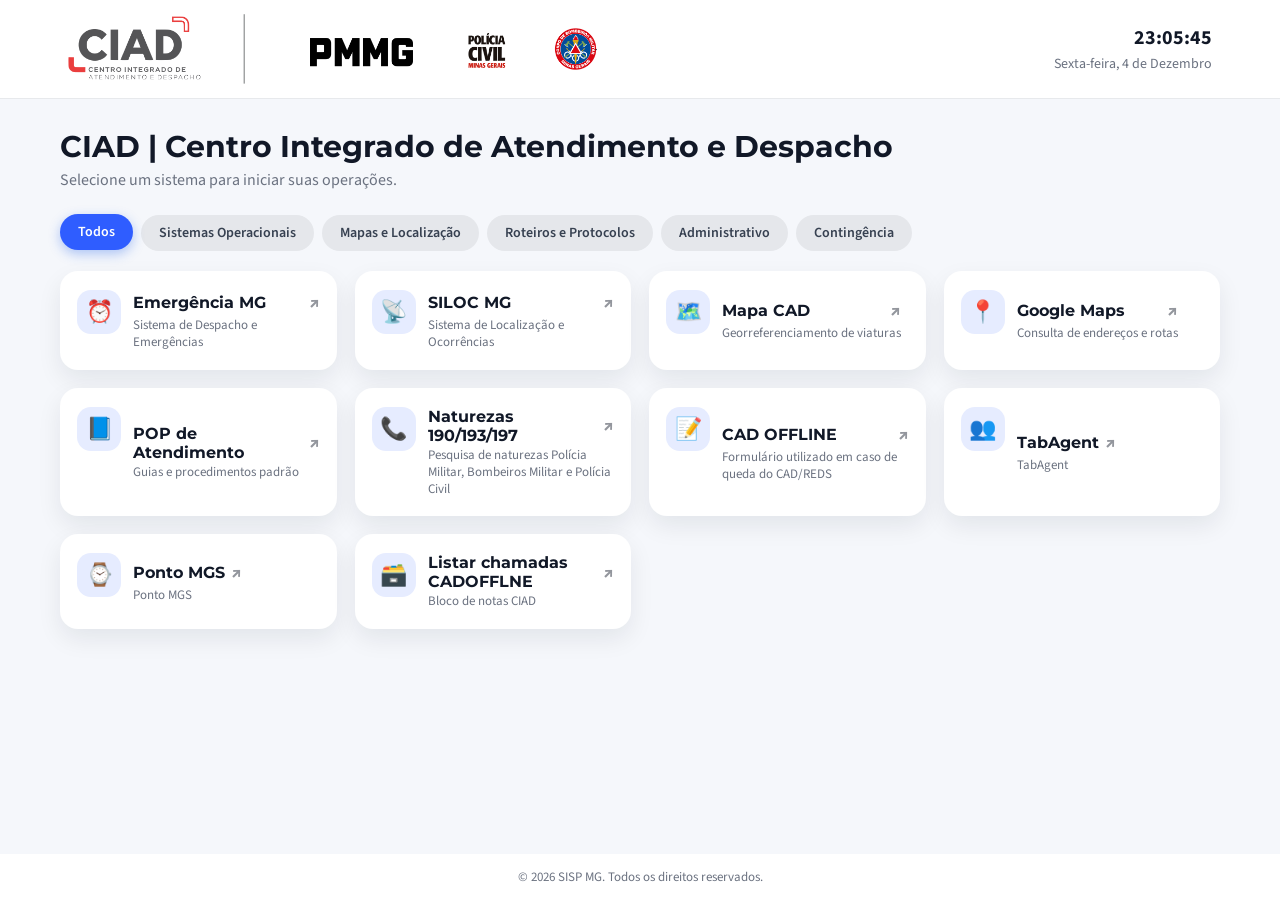
<file: index.html>
<!DOCTYPE html>
<html lang="pt-BR">
<head>
  <meta charset="UTF-8" />
  <meta name="viewport" content="width=device-width, initial-scale=1.0" />
  <title>Central de Atendimento - SISP</title>

  <!-- Fontes Institucionais -->
  <link href="https://fonts.googleapis.com/css2?family=Montserrat:wght@500;600;700;800&family=Source+Sans+Pro:wght@400;500;600&display=swap" rel="stylesheet">

  <!-- Estilos -->
  <link rel="stylesheet" href="css\styles.css" />
</head>
<body>
  <div class="page">

    <!-- TOPBAR -->
   <header class="topbar">
  <div class="topbar-inner">

    <!-- Logo SISP -->
   <div class="logo-wrapper">
  <img src="img\sisp-logo.png" alt="Logo SISP" class="logo-sisp-img">
</div>

    <!-- Relógio -->
    <div class="clock-wrapper">
      <div class="clock-time">00:00:00</div>
      <div class="clock-date">---</div>
    </div>

  </div>
</header>

    <!-- CONTEÚDO PRINCIPAL -->
    <main class="main">
      <div class="main-inner">

        <!-- Título -->
        <section class="page-header">
          <h1>CIAD | Centro Integrado de Atendimento e Despacho</h1>
          <p>Selecione um sistema para iniciar suas operações.</p>
        </section>

        <!-- FILTROS -->
        <section class="filters-bar">
          <div class="filters-pills">
            <button class="pill pill-active" type="button" data-filter="todos">Todos</button>
            <button class="pill" type="button" data-filter="sistemas">Sistemas Operacionais</button>
            <button class="pill" type="button" data-filter="mapas">Mapas e Localização</button>
            <button class="pill" type="button" data-filter="roteiros">Roteiros e Protocolos</button>
            <button class="pill" type="button" data-filter="administrativo">Administrativo</button>
            <button class="pill" type="button" data-filter="contingencia">Contingência</button>
          </div>
        </section>

        <!-- GRID DE CARDS -->
        <section class="cards-grid">

          <!-- Linha 1 -->
          <a href="https://emergencia.ca.mg.gov.br/agent" target="_blank" class="card" data-category="sistemas">
            <div class="card-icon"><span>⏰</span></div>
            <div class="card-body">
              <div class="card-header">
                <h3>Emergência MG</h3>
                <span class="card-ext">↗</span>
              </div>
              <p>Sistema de Despacho e Emergências</p>
            </div>
          </a>

          <a href="https://siloc.seguranca.mg.gov.br/login" target="_blank" class="card" data-category="sistemas">
            <div class="card-icon"><span>📡</span></div>
            <div class="card-body">
              <div class="card-header">
                <h3>SILOC MG</h3>
                <span class="card-ext">↗</span>
              </div>
              <p>Sistema de Localização e Ocorrências</p>
            </div>
          </a>

          <a href="https://geosite.policiamilitar.mg.gov.br/mapacad/main.jsp" class="card" data-category="mapas">
            <div class="card-icon"><span>🗺️</span></div>
            <div class="card-body">
              <div class="card-header">
                <h3>Mapa CAD</h3>
                <span class="card-ext">↗</span>
              </div>
              <p>Georreferenciamento de viaturas</p>
            </div>
          </a>

          <a href="https://www.google.com/maps" target="_blank" class="card" data-category="mapas">
            <div class="card-icon"><span>📍</span></div>
            <div class="card-body">
              <div class="card-header">
                <h3>Google Maps</h3>
                <span class="card-ext">↗</span>
              </div>
              <p>Consulta de endereços e rotas</p>
            </div>
          </a>

          <!-- Linha 2 -->
          <a href="pages\popciad\POPMENU.html" class="card" data-category="roteiros">
            <div class="card-icon"><span>📘</span></div>
            <div class="card-body">
              <div class="card-header">
                <h3>POP de Atendimento</h3>
                <span class="card-ext">↗</span>
              </div>
              <p>Guias e procedimentos padrão</p>
            </div>
          </a>

          <a href="pages\naturezas\paginatridigito.html" class="card" data-category="roteiros">
            <div class="card-icon"><span>📞</span></div>
            <div class="card-body">
              <div class="card-header">
                <h3>Naturezas 190/193/197</h3>
                <span class="card-ext">↗</span>
              </div>
              <p>Pesquisa de naturezas Polícia Militar, Bombeiros Militar e Polícia Civil </p>
            </div>
          </a>

        <a href="pages\cadoffline\atendente_seu_formulario_integrado.php" class="card" data-category="contingencia">
            <div class="card-icon"><span>📝</span></div>
            <div class="card-body">
              <div class="card-header">
                <h3>CAD OFFLINE</h3>
                <span class="card-ext">↗</span>
              </div>
              <p>Formulário utilizado em caso de queda do CAD/REDS</p>
            </div>
          </a>

          <a href="http://urapmmg.ca.intra:8080/login" class="card" data-category="contingencia">
            <div class="card-icon"><span>👥</span></div>
            <div class="card-body">
              <div class="card-header">
                <h3>TabAgent</h3>
                <span class="card-ext">↗</span>
              </div>
              <p>TabAgent</p>
            </div>
          </a>

          <!-- Linha 3 -->
        
              <a href="https://rpe.mgs.srv.br/" class="card" data-category="administrativo">
            <div class="card-icon"><span>⌚</span></div>
            <div class="card-body">
              <div class="card-header">
                <h3>Ponto MGS</h3>
                <span class="card-ext">↗</span>
              </div>
              <p>Ponto MGS</p>
            </div>
          </a>
          
           <a href="pages\listarchamadas\lista_chamadas.php" class="card" data-category="roteiros">
            <div class="card-icon"><span>🗃️</span></div>
            <div class="card-body">
              <div class="card-header">
                <h3>Listar chamadas CADOFFLNE </h3>
                <span class="card-ext">↗</span>
              </div>
              <p>Bloco de notas CIAD</p>
            </div>
          </a>


        </section>

      </div>
    </main>

    <!-- RODAPÉ -->
    <footer class="footer">
      © 2026 SISP MG. Todos os direitos reservados.
    </footer>

  </div>

  <script src="script.js"></script>
</body>
</html>
</file>
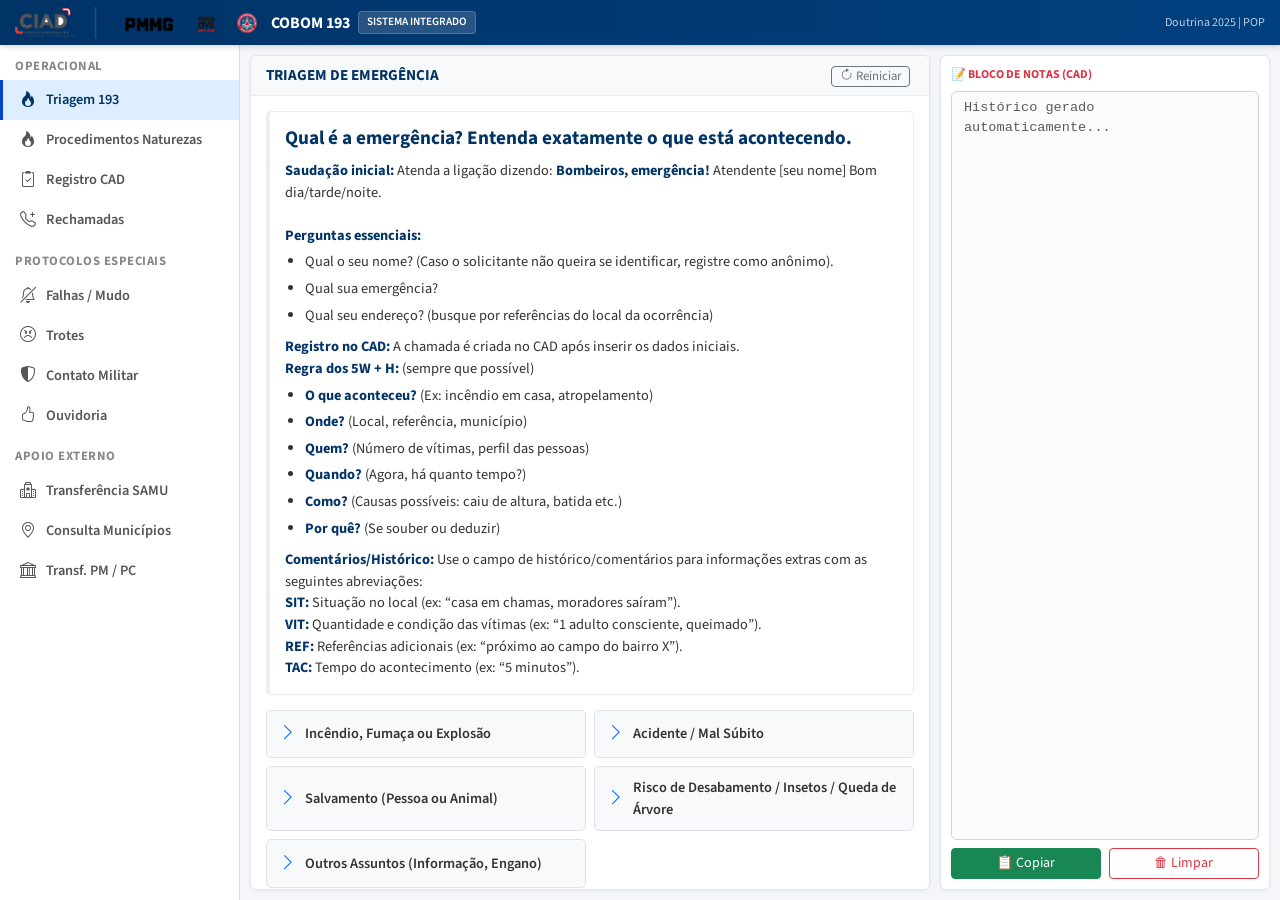
<file: pages/popciad/popbm/index.html>
<!DOCTYPE html>
<html lang="pt-br">
<head>
<meta charset="UTF-8">
<title>COBOM 193 – Sistema Integrado</title>
<meta name="viewport" content="width=device-width, initial-scale=1">
<link href="https://cdn.jsdelivr.net/npm/bootstrap@5.3.0/dist/css/bootstrap.min.css" rel="stylesheet">
<link href="https://fonts.googleapis.com/css2?family=Source+Sans+Pro:wght@400;600;700&display=swap" rel="stylesheet">
<link rel="stylesheet" href="https://cdn.jsdelivr.net/npm/bootstrap-icons@1.10.5/font/bootstrap-icons.css">

<style>
:root{
  /* Identidade Visual */
  --pm-blue: #003366;       
  --pm-dark: #001a33;       
  --pm-light: #e6f0ff;      
  --pm-focus: #0044cc;      
  --pm-bg: #f4f6f9;         
  --pm-alert: #ffc107;      
  --pm-danger: #dc3545;     
}

body {
  font-family: 'Source Sans Pro', sans-serif;
  background: var(--pm-bg);
  height: 100vh;
  overflow: hidden; /* Trava rolagem geral da página */
  display: flex;
  flex-direction: column;
}

/* --- HEADER COMPACTO (45px) --- */
.top-header {
    height: 45px;
    background-color: var(--pm-blue);
    background-image: linear-gradient(to right, #003366, #004080);
    color: white;
    display: flex;
    align-items: center;
    padding: 0 15px;
    box-shadow: 0 2px 5px rgba(0,0,0,0.15);
    z-index: 1000;
    flex-shrink: 0;
}

.logo-top {
    height: 32px;
    width: auto;
    margin-right: 10px;
}

.brand-area { display: flex; align-items: center; gap: 10px; font-size: 1rem; font-weight: 700; }
.system-badge { background: rgba(255,255,255,0.15); padding: 2px 8px; border-radius: 4px; font-size: 0.7rem; font-weight: 600; margin-left: 8px; border: 1px solid rgba(255,255,255,0.2); }

/* --- LAYOUT --- */
#app-root { display: flex; flex: 1; overflow: hidden; }

/* SIDEBAR COMPACTA */
#sidebar { width: 240px; background: white; border-right: 1px solid #ddd; display: flex; flex-direction: column; overflow-y: auto; }
.sidebar-section { padding: 12px 15px 4px 15px; font-size: 0.8rem; font-weight: 700; color: #888; text-transform: uppercase; letter-spacing: 0.5px; }
#sidebar .nav-link { color: #555; padding: 8px 15px; font-weight: 600; cursor: pointer; border-left: 3px solid transparent; transition: 0.2s; font-size: 0.9rem; display: flex; align-items: center; }
#sidebar .nav-link i { margin-right: 8px; font-size: 1rem; width: 20px; text-align: center; }
#sidebar .nav-link:hover { background: var(--pm-light); color: var(--pm-blue); }
#sidebar .nav-link.active { background: #dceeff; color: var(--pm-blue); border-left-color: var(--pm-focus); }

/* MAIN */
#main-content { flex: 1; display: flex; gap: 10px; padding: 10px; background: var(--pm-bg); overflow: hidden; }

/* SCRIPT PANEL */
.script-panel { flex: 2.2; background: white; border-radius: 6px; display: flex; flex-direction: column; box-shadow: 0 1px 4px rgba(0,0,0,0.05); border: 1px solid #e0e6ed; overflow: hidden; }
.script-header { background: #f8f9fa; color: var(--pm-blue); padding: 8px 15px; font-size: 0.95rem; font-weight: 700; display: flex; justify-content: space-between; align-items: center; border-bottom: 1px solid #eee; height: 40px; flex-shrink: 0;}
.script-body { padding: 15px; overflow-y: auto; flex: 1; position: relative; }

/* DATA PANEL */
.data-panel { flex: 1; background: white; border: 1px solid #e0e6ed; border-radius: 6px; padding: 10px; display: flex; flex-direction: column; box-shadow: 0 1px 4px rgba(0,0,0,0.05); }

/* COMPONENTES VISUAIS */
.command-card { border-left: 4px solid var(--pm-focus); padding: 15px; border-radius: 5px; background: #fff; border: 1px solid #eee; border-left-width: 4px; box-shadow: 0 1px 2px rgba(0,0,0,0.02); margin-bottom: 15px; }
.command-text { font-size: 1.2rem; font-weight: 700; color: var(--pm-blue); margin-bottom: 10px; line-height: 1.2; }

/* Texto Rico (Hint) - Estilização completa para o conteúdo do indexold */
.command-hint { font-size: 0.9rem; color: #333; line-height: 1.5; }
.command-hint ul { padding-left: 20px; margin-bottom: 10px; margin-top: 5px; }
.command-hint li { margin-bottom: 5px; }
.command-hint p { margin-bottom: 10px; }
.command-hint strong { color: var(--pm-blue); font-weight: 700; }
.system-alert { background: #fff3cd; border: 1px solid #ffeeba; border-left: 5px solid var(--pm-alert); padding: 10px; border-radius: 5px; font-size: 0.9rem; margin-bottom: 15px; color: #856404; }

/* Botões de Opção - Estilo Grid (Lado a Lado) */
.option-btn { 
    text-align: left; 
    font-weight: 600; 
    padding: 10px 12px; 
    border-radius: 5px; 
    transition: all 0.2s; 
    border: 1px solid #dee2e6; 
    background: #f8f9fa; 
    color: #333; 
    width: 100%; 
    height: 100%; /* Garante altura igual nas colunas */
    display: flex; 
    align-items: center; 
    font-size: 0.9rem; 
}
.option-btn:hover { background: var(--pm-focus); color: white; border-color: var(--pm-focus); transform: translateY(-2px); box-shadow: 0 2px 5px rgba(0,0,0,0.1); }
.option-btn i { margin-right: 8px; font-size: 1.1rem; }

/* Inputs e Search */
.search-wrapper { position: relative; margin-bottom: 15px; }
.search-wrapper input { padding: 5px 10px; font-size: 0.95rem; }
.result-item { padding: 8px; border-bottom: 1px solid #eee; background: #f9f9f9; font-size: 0.9rem; }
.samu-list li { margin-bottom: 3px; }

#notepad { flex: 1; font-family: 'Courier New', monospace; font-size: 0.85rem; border: 1px solid #ced4da; background-color: #fcfcfc; resize: none; color: #333; margin-top: 5px;}
.form-label { margin-bottom: 2px; font-size: 0.75rem; }

/* Scrollbar fina */
::-webkit-scrollbar { width: 6px; }
::-webkit-scrollbar-track { background: #f1f1f1; }
::-webkit-scrollbar-thumb { background: #ccc; border-radius: 3px; }
::-webkit-scrollbar-thumb:hover { background: #aaa; }

</style>
</head>
<body>

<header class="top-header">
    <div class="brand-area w-100 d-flex justify-content-between align-items-center">
        <div class="d-flex align-items-center">
            <img src="logo.png" alt="Logo Bombeiros" class="logo-top">
            <span class="ms-1">COBOM 193</span>
            <span class="system-badge">SISTEMA INTEGRADO</span>
        </div>
        <div class="small opacity-75 fw-normal" style="font-size: 0.75rem;">Doutrina 2025 | POP</div>
    </div>
</header>

<div id="app-root">

    <div id="sidebar">
        <div class="sidebar-section">Operacional</div>
        <div class="nav flex-column">
            <div class="nav-link active" onclick="loadView('triagem')"><i class="bi bi-fire"></i> Triagem 193</div>
            <div class="nav-link active" onclick="window.location.href='procedimento.html'">
  <i class="bi bi-fire"></i> Procedimentos Naturezas
</div>
              <div class="nav-link" onclick="loadView('dados-cad')"><i class="bi bi-clipboard2-check"></i> Registro CAD</div>
            <div class="nav-link" onclick="loadView('rechamadas')"><i class="bi bi-telephone-plus"></i> Rechamadas</div>
        </div>

        

        <div class="sidebar-section">Protocolos Especiais</div>
        <div class="nav flex-column">
            <div class="nav-link" onclick="loadView('falha')"><i class="bi bi-bell-slash"></i> Falhas / Mudo</div>
            <div class="nav-link" onclick="loadView('trote')"><i class="bi bi-emoji-angry"></i> Trotes</div>
            <div class="nav-link" onclick="loadView('militar')"><i class="bi bi-shield-shaded"></i> Contato Militar</div>
            <div class="nav-link" onclick="loadView('queixas')"><i class="bi bi-hand-thumbs-up"></i> Ouvidoria</div>
        </div>

        <div class="sidebar-section">Apoio Externo</div>
        <div class="nav flex-column">
            <div class="nav-link" onclick="loadView('samu')"><i class="bi bi-hospital"></i> Transferência SAMU</div>
            <div class="nav-link" onclick="loadView('busca-samu')"><i class="bi bi-geo-alt"></i> Consulta Municípios</div>
            <div class="nav-link" onclick="loadView('orgao')"><i class="bi bi-bank"></i> Transf. PM / PC</div>
        </div>
    </div>

    <div id="main-content">
        <div class="script-panel">
            <div class="script-header">
                <span id="view-title">ATENDIMENTO PADRÃO</span>
                <div>
                    <button class="btn btn-sm btn-outline-secondary me-1 py-0" onclick="resetApp()" id="btn-reset" title="Reiniciar" style="font-size: 0.8rem;"><i class="bi bi-arrow-clockwise"></i> Reiniciar</button>
                    <button class="btn btn-sm btn-outline-secondary py-0" onclick="backStep()" id="btn-back" style="display:none; font-size: 0.8rem;">⬅️ Voltar</button>
                </div>
            </div>
            <div class="script-body" id="script-flow">
                </div>
        </div>

        <div class="data-panel">
            <div class="d-flex flex-column flex-grow-1">
                <label class="form-label fw-bold text-danger small text-uppercase">📝 Bloco de Notas (CAD)</label>
                <textarea id="notepad" class="form-control" placeholder="Histórico gerado automaticamente..."></textarea>
            </div>
            <div class="d-flex gap-2 mt-2">
                <button class="btn btn-success btn-sm w-100" onclick="copyNotes()">📋 Copiar</button>
                <button class="btn btn-outline-danger btn-sm w-100" onclick="clearNotes()">🗑 Limpar</button>
            </div>
        </div>
    </div>
</div>

<script src="https://cdn.jsdelivr.net/npm/bootstrap@5.3.0/dist/js/bootstrap.bundle.min.js"></script>

<script>
// --- BANCO DE DADOS ---

const appData = {
    history: [], 
    currentView: 'triagem',
    gruposSamu: {
        "SAMU-BH": ["Belo Horizonte", "Belo Vale", "Caeté", "Confins", "Itabirito", "Jaboticatubas", "Lagoa Santa", "Mariana", "Matozinhos", "Moeda", "Nova Lima", "Nova União", "Ouro Preto", "Pedro Leopoldo", "Raposos", "Ribeirão das Neves", "Rio Acima", "Sabará", "Santa Luzia", "Santana do Riacho", "São José da Lapa", "Taquaraçu de Minas", "Vespasiano"],
        "SAMU-Divinópolis": ["Aguanil", "Araújos", "Arcos", "Bambuí", "Bom Despacho", "Bonfim", "Brumadinho", "Camacho", "Campo Belo", "Cana Verde", "Candeias", "Carmo da Mata", "Carmo do Cajuru", "Carmópolis de Minas", "Cláudio", "Conceição do Pará", "Córrego Danta", "Córrego Fundo", "Cristais", "Crucilândia", "Divinópolis", "Dores do Indaiá", "Esmeraldas", "Estrela do Indaiá", "Florestal", "Formiga", "Igarapé", "Igaratinga", "Iguatama", "Itaguara", "Itapecerica", "Itatiaiuçu", "Itaúna", "Japaraíba", "Juatuba", "Lagoa da Prata", "Leandro Ferreira", "Luz", "Mário Campos", "Martinho Campos", "Mateus Leme", "Medeiros", "Moema", "Nova Serrana", "Oliveira", "Onça de Pitangui", "Pains", "Pará de Minas", "Passa Tempo", "Pedra do Indaiá", "Perdigão", "Piedade dos Gerais", "Piracema", "Pitangui", "Rio Manso", "Santana do Jacaré", "Santo Antônio do Amparo", "Santo Antônio do Monte", "São Francisco de Paula", "São Gonçalo do Pará", "São Joaquim de Bicas", "São José da Varginha", "São Sebastião do Oeste", "Serra da Saudade", "Tapiraí"],
        "SAMU-Sete Lagoas": ["Araçaí", "Baldim", "Caetanópolis", "Cachoeira da Prata", "Cordisburgo", "Fortuna de Minas", "Inhaúma", "Jequitibá", "Maravilhas", "Papagaios", "Paraopeba", "Pompéu", "Santana de Pirapama", "Sete Lagoas"],
        "SAMU-Contagem": ["Contagem", "Ibirité", "Sarzedo"],
        "SAMU-Betim": ["Betim"]
    },

    // CONTEÚDO RESTAURADO INTEGRALMENTE DO INDEXOLD
    staticViews: {
        "dados-cad": {
            title: "Registro de Chamada no CAD",
            content: `
                <div class="command-card">
                    <div class="command-text">Registro de Chamadas no CAD</div>
                    <div class="command-hint">
                        <p><strong>Objetivo:</strong> Iniciar e registrar chamada no CAD com dados precisos.</p>
                        <p><strong>Início do Registro:</strong></p>
                        <ul>
                            <li>Clicar no ícone do giroflex.</li>
                            <li>Inserir os dados iniciais. A coleta deve ser completa e precisa.</li>
                        </ul>
                        <p><strong>2. Dados Essenciais:</strong></p>
                        <ul>
                            <li><strong>Solicitante:</strong> Nome (opcional; se não fornecido, registrar "anônimo").</li>
                            <li><strong>Telefone:</strong> Número com DDD (confirmar, especialmente para transferências PMMG/PCMG, pois o número aparente pode ser ramal interno).</li>
                            <li><strong>Natureza:</strong> Selecionar a mais adequada no CAD.</li>
                            <li><strong>Endereço da Ocorrência (Essencial para Despacho):</strong>
                                <ul>
                                    <li>Tipo de logradouro (rua, avenida, rodovia).</li>
                                    <li>Nome do logradouro.</li>
                                    <li>Número (confirmar complementos: "320-A", "320-B").</li>
                                    <li><strong>Rodovias:</strong> KM mais próximo, sentido (ex: "BR-381, sentido Vitória"), via marginal ou principal.</li>
                                    <li>Complemento (apartamento, loja, etc.).</li>
                                    <li>Bairro.</li>
                                    <li>Município.</li>
                                </ul>
                            </li>
                            <li><strong>Referências:</strong> Bairro vizinho (para ruas homônimas), construções notáveis, elevados, postos de gasolina, estabelecimentos comerciais.</li>
                            <li><strong>Outros:</strong> Envolvimento de militar ou ocorrência "de destaque".</li>
                        </ul>
                    </div>
                </div>`
        },
        "falha": {
            title: "Falha na Comunicação",
            content: `
                <div class="command-card">
                    <div class="command-text">Procedimentos para Falhas na Comunicação</div>
                    <div class="command-hint">
                        <p><strong>Chamada Muda (Sem Resposta):</strong></p>
                        <ul>
                            <li>Repetir a saudação, de forma clara e audível, por até três vezes, com pausas entre as tentativas.</li>
                            <li>Persistindo a ausência de resposta, encerrar a chamada informando: "Sua ligação será encerrada por falta de comunicação."</li>
                            <li>Qualificar no painel: "<i>Falha na comunicação</i> &gt; <i>solicitante mudo</i>".</li>
                        </ul>
                        <p><strong>Ligação Interrompida ou Inaudível (Antes de Dados Mínimos):</strong></p>
                        <ul>
                            <li>Qualificar no sistema como: "<i>Falha na comunicação</i>", selecionando a opção correspondente: "<i>ligação caiu</i>" ou "<i>outras falhas</i>".</li>
                        </ul>
                        <p><strong>Solicitante estrangeiro (Não fala português):</strong></p>
                        <ul>
                            <li>Caso o teleatendente não compreenda o idioma falado pelo solicitante, deve comunicar, em português: "Aguarde um momento."</li>
                            <li><strong>A chamada deve ser imediatamente repassada ao Supervisor de Teleatendimento.</strong> O Supervisor deverá verificar, entre os integrantes da equipe, a existência de alguém com fluência no idioma do solicitante ou na língua inglesa.</li>
                            <li><strong>Havendo alguém apto</strong>, a chamada será transferida para esse integrante, que deverá colher todas as informações necessárias para a criação da ocorrência, se for o caso.</li>
                            <li><strong>Não havendo pessoa disponível que domine o idioma do solicitante ou o inglês</strong>, o solicitante deverá ser orientado, em português, a buscar auxílio de alguém que possa ajudá-lo a se comunicar. Após a orientação, a chamada será encerrada.</li>
                            <li><strong>Caso a ocorrência seja gerada</strong>, registrar no histórico: "Solicitante estrangeiro, não fala português. Comunica-se em [idioma informado]."</li>
                        </ul>
                    </div>
                </div>`
        },
        "trote": {
            title: "Gestão de Trotes",
            content: `
                <div class="command-card">
                    <div class="command-text">Gerenciamento de Tentativa de Trote</div>
                    <div class="command-hint">
                        <p><strong>Definição:</strong> Chamadas com risadas, xingamentos, não cumprimento intencional de instruções.</p>
                        <p><strong>Procedimento (Trote Confirmado):</strong></p>
                        <ul>
                            <li>Informar ao solicitante: "Esta ligação foi registrada e poderá ser rastreada para fins de responsabilização penal e civil."</li>
                            <li>Completar registro como nova emergência.</li>
                            <li>Incluir "suspeita de trote" no histórico.</li>
                            <li>Transferir para o Supervisor de Teleatendimento.</li>
                        </ul>
                        <p><strong>Procedimento (Suspeita de Trote Durante Registro):</strong></p>
                        <ul>
                            <li><strong>Teste:</strong> Solicitar que repita 2-3 informações (nome, logradouro, bairro) ou introduzir erros intencionais.</li>
                            <li><strong>Falha no Teste:</strong> Informar ao solicitante: "Esta ligação foi registrada e poderá ser rastreada para fins de responsabilização penal e civil."</li>
                            <li><strong>Insistência:</strong> Completar registro como nova emergência, incluir "suspeita de trote" e transferir para o Supervisor.</li>
                            <li><strong>Não Insistência:</strong> Encerrar a ligação e classificar como "trote".</li>
                        </ul>
                    </div>
                </div>`
        },
        "orgao": {
            title: "Transferência PM / PC",
            content: `
                <div class="command-card">
                    <div class="command-text">Transferência para Polícia Militar ou Polícia Civil</div>
                    <div class="command-hint">
                        <p><strong>Objetivo:</strong> Transferir chamada para órgão competente (PMMG/PCMG).</p>
                        <p><strong>Pergunta de Avaliação:</strong></p>
                        <ul>
                            <li>"A emergência é de competência de outro órgão do CIAD (Polícia Militar ou Polícia Civil)?"</li>
                        </ul>
                        <p><strong>Procedimento de Transferência:</strong></p>
                        <ul>
                            <li>Solicitar que o solicitante aguarde: "Senhor(a), aguarde enquanto transfiro sua ligação para o órgão responsável."</li>
                            <li>Transferir para a cabine correta: <strong>190 (PMMG)</strong> ou <strong>197 (PCMG)</strong>.</li>
                        </ul>
                    </div>
                </div>`
        },
        "samu": {
            title: "Transferência SAMU",
            content: `
                <div class="command-card">
                    <div class="command-text">Transferência para o SAMU</div>
                    <div class="command-hint">
                        <p><strong>Objetivo:</strong> Transferir chamadas de APH Clínico para as centrais SAMU.</p>
                        <p><strong>Centrais SAMU e Municípios Atendidos:</strong></p>
                        <ul>
                            <li><strong>SAMU-BH:</strong> 192</li>
                            <li><strong>SAMU-Betim:</strong> Ramal 403</li>
                            <li><strong>SAMU-Contagem:</strong> Ramal 404</li>
                            <li><strong>SAMU-Sete Lagoas:</strong> Ramal 405</li>
                            <li><strong>SAMU-Divinópolis:</strong> Ramal 406</li>
                        </ul>
                        <p><strong>Procedimento de Transferência:</strong></p>
                        <ul>
                            <li>Solicitar que o solicitante aguarde: "Senhor(a), aguarde enquanto transfiro sua ligação para o órgão responsável."</li>
                            <li>Registrar no histórico da chamada: "Transferido para o SAMU. Atendente SAMU [nome do atendente do SAMU]."</li>
                        </ul>
                    </div>
                </div>`
        },
        "militar": {
            title: "Contato Militar",
            content: `
                <div class="command-card">
                    <div class="command-text">Contato de Militares com as Cabines do COBOM</div>
                    <div class="command-hint">
                        <p><strong>Contexto:</strong> Contato de militares com COBOM para orientações/informações.</p>
                        <p><strong>Procedimento (Solicitação de Registro de Empenho):</strong></p>
                        <ul>
                            <li>Identificar patente e unidade do militar.</li>
                            <li>Clicar no ícone do giroflex para iniciar criação da chamada.</li>
                            <li>Preencher dados iniciais: solicitante (nome ou "anônimo"), telefone (confirmar DDD), natureza (grupo Q, X ou Y, ex: X 03.000 - empenho administrativo), endereço, envolvimento de militar, ocorrência "de destaque".</li>
                        </ul>
                        <p><strong>Procedimento (Solicitação de Contato com Equipe/Informações):</strong></p>
                        <ul>
                            <li>Identificar patente e unidade do militar.</li>
                            <li>Solicitar que o solicitante aguarde: "Senhor(a), peço que aguarde enquanto transfiro sua ligação."</li>
                            <li>Transferir para a cabine correta.</li>
                            <li><strong>Linha Ocupada:</strong> Retornar imediatamente e informar: "Senhor(a), o ramal está ocupado, não é possível transferir no momento. O(a) senhor(a) pode tentar contato via rádio/tentar novamente mais tarde ou posso tentar encontrar outro militar disponível."</li>
                            <li><strong>Solicitação de Outro Militar:</strong> Transferir para o Supervisor de Teleatendimento.</li>
                            <li>Qualificar chamada como "apoio operacional &gt; transferência".</li>
                        </ul>
                    </div>
                </div>`
        },
        "rechamadas": {
            title: "Rechamadas 193",
            content: `
                <div class="command-card">
                    <div class="command-text">Rechamadas do Telefone 193</div>
                    <div class="command-hint">
                        <p><strong>Contexto:</strong> Sistema identifica rechamada por telefone ativo. Alerta de "Chamadas Similares" ao inserir endereço.</p>
                        <p><strong>Procedimento Geral:</strong></p>
                        <ul>
                            <li>Se alertado, clicar em "Chamadas Similares".</li>
                            <li><strong>Ocorrência Diferente:</strong> Prosseguir com criação de nova chamada.</li>
                        </ul>
                        <p><strong>Procedimento (Ocorrência em Andamento):</strong></p>
                        <ul>
                            <li>Verificar/completar dados faltantes na chamada existente.</li>
                            <li>Incluir nome e novo telefone do solicitante no CAD.</li>
                            <li>Informar ao solicitante: "Senhor(a), sua nova solicitação foi registrada, estamos nos esforçando para enviar uma viatura para atendimento."</li>
                            <li> No caso de <strong>vistoria de enxame de insetos</strong>, informar ao solicitante: "O atendimento será realizado pelo critério de criticidade e em conformidade com disponibilidade de recursos"</li>
                            <li> No caso de <strong>vistoria em risco de queda de árvore em via pública</strong>, informar ao solicitante: "Tente contato com a Prefeitura para ocorrências com árvores em via pública"</li>
                            <li>Qualificar: "<i>Outros</i> &gt; <i>Rechamada</i>".</li>
                        </ul>
                        <p><strong>Procedimento (Despacho Tentou Contato):</strong></p>
                        <ul>
                            <li>Solicitar que o solicitante aguarde: "Senhor(a), peço que aguarde enquanto pego orientações."</li>
                            <li>Contatar despacho para confirmar necessidade de contato e transferir a ligação (após registrar novos dados).</li>
                        </ul>
                    </div>
                </div>`
        },
        "queixas": {
            title: "Ouvidoria / Queixas",
            content: `
                <div class="command-card">
                    <div class="command-text">Agradecimentos e Reclamações</div>
                    <div class="command-hint">
                        <p><strong>Contexto: Tratar agradecimentos, queixas ou reclamações (CBMMG ou teleatendimento).</strong></p>
                        <p><strong>Procedimento (Queixa: Desvio de Conduta – Ato em Flagrante/Recente):</strong></p>
                        <ul>
                            <li>Registrar como nova emergência (Natureza <strong>U 33.013</strong> - Atend. denúncia desvio conduta Bm/Pm/Pc/Militar/Autoridade).</li>
                            <li>Solicitar que o solicitante aguarde: "Senhor(a), peço que aguarde enquanto transfiro sua ligação."</li>
                            <li>Transferir para o Supervisor de Teleatendimento.</li>
                        </ul>
                        <p><strong>Procedimento (Queixa: Desvio de Conduta – Ação Passada):</strong></p>
                        <ul>
                            <li>Informar: "Para formalizar esta denúncia, procure a Corregedoria do CBMMG (www.bombeiros.mg.gov.br)."</li>
                            <li>Verificar dúvidas. Sem dúvidas: encerrar com saudação.</li>
                            <li><strong>Insistência:</strong> Informar: "Senhor(a), esta é uma linha de emergência. Sua ligação será encerrada!"</li>
                            <li>Qualificar: "informação/orientação".</li>
                        </ul>
                        <p><strong>Procedimento (Queixa/Agradecimento por Serviços Prestados):</strong></p>
                        <ul>
                            <li>Informar: "Para formalizar, acesse o fale conosco no site do CBMMG (www.bombeiros.mg.gov.br). Receberá protocolo de acompanhamento."</li>
                        </ul>
                    </div>
                </div>`
        }
    },

    treeData: {
        1: {
            question: "Qual é a emergência? Entenda exatamente o que está acontecendo.",
            guidance: "<strong>Saudação inicial:</strong> Atenda a ligação dizendo:<strong> Bombeiros, emergência!</strong> Atendente [seu nome] Bom dia/tarde/noite. <br><br><strong>Perguntas essenciais:</strong><ul><li>Qual o seu nome? (Caso o solicitante não queira se identificar, registre como anônimo).</li><li>Qual sua emergência?</li><li>Qual seu endereço? (busque por referências do local da ocorrência)</li></ul><strong>Registro no CAD:</strong> A chamada é criada no CAD após inserir os dados iniciais. <br><strong>Regra dos 5W + H:</strong> (sempre que possível)<ul><li><strong>O que aconteceu?</strong> (Ex: incêndio em casa, atropelamento)</li><li><strong>Onde?</strong> (Local, referência, município)</li><li><strong>Quem?</strong> (Número de vítimas, perfil das pessoas)</li><li><strong>Quando?</strong> (Agora, há quanto tempo?)</li><li><strong>Como?</strong> (Causas possíveis: caiu de altura, batida etc.)</li><li><strong>Por quê?</strong> (Se souber ou deduzir)</li></ul><strong>Comentários/Histórico:</strong> Use o campo de histórico/comentários para informações extras com as seguintes abreviações:<br><strong>SIT:</strong> Situação no local (ex: “casa em chamas, moradores saíram”). <br><strong>VIT:</strong> Quantidade e condição das vítimas (ex: “1 adulto consciente, queimado”). <br><strong>REF:</strong> Referências adicionais (ex: “próximo ao campo do bairro X”). <br><strong>TAC:</strong> Tempo do acontecimento (ex: “5 minutos”).",
            options: [
                { text: "Incêndio, Fumaça ou Explosão", next: 2 },
                { text: "Acidente / Mal Súbito", next: 20 },
                { text: "Salvamento (Pessoa ou Animal)", next: 30 },
                { text: "Risco de Desabamento / Insetos / Queda de Árvore", next: 40 },
                { text: "Outros Assuntos (Informação, Engano)", next: 100 }
            ]
        },
        2: {
            question: "Há pessoas feridas ou em perigo imediato?",
            guidance: "<strong>Avaliação de Risco à Vida (Prioridade Máxima):</strong> Esta é uma situação crítica que exige ação imediata. <br> <br><strong>Perguntas Essenciais para o Repasse:</strong><ul><li>Quantas pessoas estão envolvidas?</li><li>Qual a condição aparente dessas pessoas (conscientes, presas, queimadas, etc.)?</li><li>Qual o tipo de perigo imediato (chamas, fumaça, estrutura instável, etc.)?</li></ul><br><strong>Ação:</strong><ul><li>Crie a chamada,  coloque o <i>Alerta de chamada</i> e classifique a natureza como de <i>Alta</i> prioridade.</li><li>Repasse a chamada <strong>imediatamente</strong> ao Supervisor BM de Teleatendimento, fornecendo todas as informações detalhadas coletadas.</li></ul>",
            options: [
                { text: "Existem Pessoas feridas", next: 3 },
                { text: "Existem Pessoas em perigo imediato", next: 3 },
                { text: "Sem pessoas feridas ou em perigo", next: 4 },
                { text: "Solicitante não sabe informar", next: 4 }
            ]
        },
        3: {
            question: "Há pessoas presas ou sem condições de sair do local?",
            guidance: "<strong>Avaliação de Risco à Vida (Prioridade Máxima):</strong> Esta é uma situação de altíssimo risco que demanda informações precisas para o resgate. <br> <br><strong>Perguntas Essenciais para o Repasse:</strong><ul><li>Quantas pessoas estão presas ou sem condições de sair?</li><li>Onde exatamente elas estão (ex: em qual cômodo, sob escombros, dentro do veículo)?</li><li>O que está impedindo a saída (ex: portas bloqueadas, fogo, fumaça, estrutura caída)?</li><li>Qual a condição aparente dessas pessoas (conscientes, feridas, em pânico)?</li></ul><strong>Ação:</strong><ul><li>Crie a chamada,  coloque o <i>Alerta de chamada</i> e classifique a natureza como de <i>Alta</i> prioridade.</li><li>Repasse a chamada <strong>imediatamente</strong> ao Supervisor BM de Teleatendimento, fornecendo todas as informações detalhadas coletadas.</li></ul>",
            options: [
                { text: "Existem Pessoas presas no local", next: 4 },
                { text: "Existem Pessoas sem condições de sair do local", next: 4 },
                { text: "Local desocupado", next: 4 }
            ]
        },
        4: {
            question: "Há risco de explosão ou desabamento?",
            guidance: "<strong>Avaliação de Risco à Vida (Prioridade Máxima):</strong> Esta é uma situação extremamente perigosa que exige coleta de dados detalhados para uma resposta eficaz. <br> <br><strong>Perguntas Essenciais para o Repasse:</strong><ul><li>Qual o tipo de risco (ex: vazamento de gás, estrutura rachada, barulhos estranhos)?</li><li>Qual a localização exata do risco (ex: qual andar, qual parte da estrutura)?</li><li>Há pessoas no local ou nas proximidades?</li><li>Há sinais visíveis (ex: fumaça, cheiro forte, rachaduras grandes, inclinação da estrutura)?</li></ul><strong>Ação:</strong><ul><li>Crie a chamada,  coloque o <i>Alerta de chamada</i> e classifique a natureza como de <i>Alta</i> prioridade.</li><li>Repasse a chamada <strong>imediatamente</strong> ao Supervisor BM de Teleatendimento, fornecendo todas as informações detalhadas coletadas.</li></ul>",
            options: [
                { text: "Existe risco de explosão", next: 5 },
                { text: "Existe risco de desabamento", next: 5 },
                { text: "Sem risco de explosão ou desabamento", next: 5 }
            ]
        },
        5: {
            question: "Onde está o Incêndio ou a Fumaça?",
            guidance: "<strong>Grupo O: Explosão e Incêndio</strong> <br>Este grupo engloba ocorrências de incêndios e explosões, que demandam o acionamento de caminhões de combate a incêndio (Auto-Bombas, Auto-Bombas-Tanque, Auto-Bombas-Salvamento). Lembre-se: incêndio é o fogo em descontrole com potencial de causar danos. <br> <br><strong>Para direcionar o atendimento, identifique o local e o tipo de incêndio:</strong><ul><li>O fogo/fumaça está em um prédio, casa ou outro tipo de construção?</li><li>Está em uma área de mata, terreno baldio ou ao ar livre?</li><li>É um veículo (carro, moto, caminhão, etc.)?</li><li>Envolve postes, fiação ou transformadores elétricos?</li><li>Há algo mais específico, como uma explosão, vazamento de gás ou fogo em outros materiais?</li></ul>",
            options: [
                { text: "Incêndio em Edificação", next: 6 },
                { text: "Incêndio em Vegetação ou área externa", next: 10 },
                { text: "Incêndio em Veículo", next: 12 },
                { text: "Incêndio em Instalação Elétrica (Poste/Rede)", next: 16 },
                { text: "Outros riscos (Explosão, Princípio de Incêndio, Vazamento)", next: 14 }
            ]
        },
        6: {
            question: "Você está vendo fogo ou Fumaça agora?",
            guidance: "<strong>Confirmação Visual:</strong> É crucial confirmar se há fogo ou fumaça visível para entender o estágio do incêndio e planejar a resposta. <br> <br><strong>Perguntas Essenciais:</strong><ul><li>O solicitante está dentro ou fora do imóvel?</li><li>Ele/Ela vê fogo ou apenas fumaça?</li><li>Onde exatamente o fogo/fumaça está localizado (ex: qual cômodo, qual andar, no telhado)?</li></ul>",
            options: [
                { text: "Fogo visível", next: 7 },
                { text: "Apenas fumaça", next: 7 },
                { text: "Solicitante não sabe informar", next: 8 }
            ]
        },
        7: {
            question: "O fogo está apenas em um cômodo ou se espalhou para outros locais?",
            guidance: "<strong>Extensão do Incêndio em Edificações:</strong> Entender a dimensão do incêndio é fundamental para o planejamento e o acionamento das equipes adequadas. <br> <br><strong>Perguntas Essenciais:</strong><ul><li>Quantos cômodos ou andares estão em chamas ou afetados pela fumaça?</li><li>O fogo está se espalhando rapidamente?</li><li>Há risco de atingir edificações vizinhas? (Pergunte sobre a proximidade e tipo de construção ao redor)</li><li>Há materiais combustíveis próximos que possam agravar a situação?</li></ul>",
            options: [
                { text: "Multiplos cômodos/pavimentos afetados", next: 8 },
                { text: "Somente um cômodo afetado", next: 8 },
                { text: "Fogo ameaça imóveis vizinhos", next: 8 },
                { text: "Princípio ou suspeita", next: 8 }
            ]
        },
        8: {
            question: "Que tipo de edificação está pegando fogo?",
            guidance: "<strong>Classificação da Edificação:</strong> O tipo de edificação impacta diretamente o risco e a complexidade do combate, influenciando o número e tipo de equipes a serem acionadas. Edificações com grande concentração de pessoas ou materiais perigosos exigem prioridade. <br> <br><strong>Perguntas Essenciais para Classificação:</strong><ul><li>É um local com grande fluxo ou concentração de pessoas (ex: hospital, escola, shopping, asilo, teatro)?</li></li><li>É um prédio de apartamentos ou uma casa particular?</li><li>É um galpão, depósito ou área industrial? Está ocupado ou desocupado?</li><li>Há informações sobre materiais perigosos armazenados no local?</li></ul>",
            options: [
                { text: "Hospital/escola/asilo/local com muitas pessoas", next: 9 },
                { text: "Prédio residencial", next: 9 },
                { text: "Casa unifamiliar", next: 9 },
                { text: "Prédio comercial ou misto", next: 9 },
                { text: "Galpão/depósito desocupado", next: 9 }
            ]
        },
        9: {
            question: "A via permite acesso para caminhão?",
            guidance: "<strong>Acesso da Viatura:</strong> É <strong>fundamental</strong> confirmar se a via até o local da ocorrência permite o acesso de caminhões de grande porte (Auto-Bombas, Auto-Bombas-Tanque). Isso impacta diretamente o tempo de resposta, o despacho da equipe e a segurança operacional. <br> <br><strong>Perguntas Essenciais para Avaliar o Acesso:</strong><ul><li>A rua é estreita? Há curvas acentuadas ou obstáculos (ex: postes caídos, árvores, veículos estacionados de forma irregular)?</li><li>É uma área rural com estradas de terra ou difícil pavimentação?</li><li>Há pontes ou viadutos com restrição de peso/altura?</li><li>O local é de difícil acesso por outros motivos (ex: vielas, becos, áreas de morro)?</li></ul>",
            options: [
                { text: "Sim", next: 90 },
                { text: "Não. Acesso difícil/área rural", next: 92 }
            ]
        },
        10: {
            question: "O fogo está próximo de casas ou outros prédios?",
            guidance: "<strong>Proximidade e Risco de Propagação:</strong> É fundamental avaliar se o incêndio em vegetação ou área externa oferece risco a edificações, veículos ou pessoas, determinando a urgência do atendimento. <br> <br><strong>Perguntas Essenciais:</strong><ul><li>A que distância o fogo está de casas, prédios, veículos ou outras estruturas?</li><li>Há risco de o fogo se espalhar para essas áreas?</li><li>Há pessoas próximas que possam ser afetadas pela fumaça ou chamas (especialmente idosos, crianças, ou com problemas respiratórios)?</li><li>Qual a altura das chamas e da vegetação?</li><li>O terreno é de fácil ou difícil acesso para as equipes? É área urbana ou rural?</li></ul>",
            options: [
                { text: "Menos de 50 metros de edificações", next: 11 },
                { text: "50 a 200 metros de edificações", next: 11 },
                { text: "Mais de 200 metros de edificações", next: 11 }
            ]
        },
        11: {
            question: "Qual o tamanho aproximado da área que está queimando?",
            guidance: "<strong>Estimativa da Extensão da Área:</strong> A dimensão da área em chamas é crucial para dimensionar os recursos necessários para o combate. Lembre-se: 1 hectare equivale a um quadrado de 100x100 metros. <br> <br><strong>Perguntas Essenciais para Estimativa:</strong><ul><li>O fogo está em uma área pequena (ex: um lote, um jardim)?</li><li>Parece ser uma área maior, equivalente a um campo de futebol ou mais?</li><li>Qual a altura das chamas e a densidade da vegetação?</li><li>O incêndio está em área urbana ou rural?</li><li>Há risco de o fogo atingir outras propriedades ou áreas sensíveis?</li></ul>",
            options: [
                { text: "Mais de 01 hectare queimando", next: 100 },
                { text: "Até 01 hectare queimando", next: 100 },
                { text: "Área pequena (um lote) queimando", next: 100 }
            ]
        },
        12: {
            question: "Qual o tipo de Veículo?",
            guidance: "<strong>Incêndio em Veículos:</strong> Estas ocorrências são de alta prioridade devido ao risco de explosão, vazamento de combustível e presença de vítimas. A coleta eficiente de informações é crucial para a segurança das equipes e o sucesso do combate. <br> <br><strong>Perguntas Essenciais:</strong><ul><li>Há alguém dentro do veículo ou nas proximidades?</li><li>Qual o tipo de veículo (carro de passeio, caminhão, ônibus, etc.)?</li><li>Qual o tipo de combustível (gasolina, diesel, GNV, híbrido, elétrico)?</li><li>Se for veículo de carga, qual o tipo de carga que está transportando? (Ex: inflamáveis, produtos químicos, etc.)</li><li>Onde o veículo está pegando fogo (ex: motor, parte traseira, interior)?</li><li>Há risco de explosão ou vazamento de combustível?</li></ul>",
            options: [
                { text: "Incêndio em carro", next: 13 },
                { text: "Incêndio em ônibus", next: 13 },
                { text: "Incêndio em caminhão", next: 13 },
                { text: "Incêndio em outro tipo de veículo", next: 13 }
            ]
        },
        13: {
            question: "Você está vendo fogo ou Fumaça agora?",
            guidance: "<strong>Confirmação Visual:</strong> É crucial confirmar se há fogo ou fumaça visível para entender o estágio do incêndio e planejar a resposta. <br> <br><strong>Perguntas Essenciais:</strong><ul><li>O solicitante está dentro ou fora do veículo?</li><li>Ele/Ela vê fogo ou apenas fumaça?</li><li>Onde exatamente o fogo/fumaça está localizado (ex: no motor, nos bancos, na carga transportada)?</li></ul>",
            options: [
                { text: "Fogo visível", next: 14 },
                { text: "Apenas fumaça", next: 14 },
                { text: "Não há confirmação visual", next: 14 }
            ]
        },
        14: {
            question: "Existe algum produto vazando?",
            guidance: "<strong>Outros Tipos de Incêndio e Vazamentos:</strong> Este bloco abrange situações diversas como explosões, vazamentos de substâncias perigosas e incêndios em contextos específicos (locomotivas, aeronaves, embarcações). A identificação do produto vazando é crucial para a segurança das equipes e o tipo de resposta. <br> <br><strong>Perguntas Essenciais:</strong><ul><li>Qual o tipo de produto que está vazando (gás, líquido inflamável, produto químico desconhecido)?</li><li>Há algum cheiro forte, fumaça ou vapor incomum?</li><li>O que causou o vazamento ou a explosão?</li><li>Há vítimas ou pessoas expostas ao produto?</li><li>Alguém já tentou conter o vazamento ou apagar o fogo? Com o quê?</li><li>O local é residencial, comercial ou industrial?</li></ul>",
            options: [
                { text: "Vazamento de GLP/gás natural", next: 15 },
                { text: "Vazamento de Líquido inflamável", next: 15 },
                { text: "Vazamento de Produto químico desconhecido", next: 15 },
                { text: "Não existe sinal de vazamento", next: 93 }
            ]
        },
        15: {
            question: "O vazamento é em área aberta ou fechada?",
            guidance: "<strong>Avaliação do Ambiente do Vazamento:</strong> A localização do vazamento (ambiente aberto ou fechado) é crucial para determinar o nível de risco e a estratégia de resposta. Vazamentos em ambientes fechados concentram gases/vapores, aumentando significativamente o perigo de explosão ou intoxicação. <br> <br><strong>Perguntas Essenciais para Avaliação:</strong><ul><li>Se for ambiente fechado, qual o tamanho do local? Há ventilação? Quantas pessoas estão dentro ou estavam no momento do vazamento?</li><li>Se for área aberta, o vazamento está próximo a ralos, bueiros, cursos d'água ou áreas de grande circulação de pessoas?</li><li>Qual a intensidade do vazamento? É um gotejamento, um fluxo contínuo ou um jato?</li><li>Há alguma fonte de ignição próxima (ex: chamas, faíscas, equipamentos elétricos)?</li></ul><strong>Orientação:</strong> Oriente o solicitante a isolar a área em 100m, evitar contato com líquidos/vapores e não usar equipamentos elétricos.",
            options: [
                { text: "Ambiente fechado", next: 91 },
                { text: "Área aberta", next: 100 }
            ]
        },
        16: {
            question: "A CEMIG já foi acionada?",
            guidance: "<strong>Incêndio em Instalações Elétricas:</strong> O risco elétrico é a principal preocupação em ocorrências envolvendo instalações públicas (postes, transformadores, fiação). O combate ao fogo só pode ser iniciado com segurança após a interrupção da energia pela concessionária. <br> <br><strong>Ações Essenciais:</strong><ul><li><strong>Prioridade:</strong> A segurança é primordial. Oriente o solicitante a manter distância e isolar a área, se possível.</li><li><strong>Avaliação:</strong> O fogo está atingindo fios, transformadores ou outros equipamentos elétricos?</li><li><strong>Risco:</strong> Há algo próximo que possa pegar fogo (ex: vegetação, edificações, veículos)?</li><li><strong>CEMIG:</strong> Se a CEMIG já foi acionada, qual o número do protocolo? (Isso agiliza a coordenação).</li></ul>",
            options: [
                { text: "CEMIG já foi acionada", next: 93 },
                { text: "Não acionaram a CEMIG ", next: 100 }
            ]
        },
        20: {
            question: "A vítima está consciente ou responde a estímulos?",
            guidance: "<strong>APH - Avaliação do Nível de Consciência:</strong> É o primeiro passo crucial para determinar a gravidade da vítima e a urgência do atendimento. <br> <br><strong>Oriente o solicitante como avaliar:</strong><ul><li><strong>Chame a vítima:</strong> Pergunte em voz alta 'Você está bem?'.</li><li><strong>Toque:</strong> Se não responder, toque ou chacoalhe levemente os ombros da vítima.</li><li><strong>Observe:</strong> Ela abre os olhos, fala, ou reage a algum estímulo?</li><li><strong>Pergunte ao solicitante:</strong> 'A vítima responde quando você fala com ela ou toca nela?'</li></ul>",
            options: [
                { text: "Vítima consciente", next: 21 },
                { text: "Vítima incosciente", next: 21 }
            ]
        },
        21: {
            question: "A vítima respira normalmente?",
            guidance: "<strong>Urgência Crítica - Avaliação da Respiração:</strong> A avaliação da respiração é um dos indicadores mais importantes de uma emergência grave, como Parada Cardiorrespiratória (PCR) ou Obstrução de Vias Aéreas por Corpo Estranho (OVACE). <br> <br><strong>Oriente o solicitante como avaliar a respiração:</strong><ul><li><strong>Observe o peito:</strong> O peito da vítima sobe e desce?</li><li><strong>Ouça:</strong> Há algum som de respiração (sopros, chiados, roncos)?</li><li><strong>Sinta:</strong> Aproxime o ouvido do nariz/boca da vítima para sentir o air.</li><li><strong>Pergunte:</strong> 'A vítima está respirando de forma regular e sem esforço, ou está com dificuldade, ofegante, ou não respira de jeito nenhum?'</li></ul><br><strong>Classificação da Urgência:</strong><ul><li><strong>Vítima respira normalmente:</strong> Siga para a próxima avaliação.</li><li><strong>Vítima em Parada Cardiorrespiratória (PCR):</strong> Não respira e não responde. <strong>PRIORIDADE MÁXIMA.</strong></li><li><strong>Vítima com Obstrução de Vias Aéreas (OVACE):</strong> Engasgando, sem conseguir falar ou tossir. <strong>PRIORIDADE MÁXIMA.</strong></li><li><strong>Vítima com dificuldade em respirar (PR):</strong> Respiração ofegante, ruidosa, com esforço. <strong>PRIORIDADE MÁXIMA.</strong></li></ul>",
            options: [
                { text: "Vítima respira normalmente", next: 22 },
                { text: "Vítima em Parada Cardiorrespiratória", next: 100 }, 
                { text: "Vítima com Obstrução de vias aéreas", next: 100 }, 
                { text: "Vítima com dificuldade em respirar", next: 100 } 
            ]
        },
        22: {
            question: "A queixa é clínica (mal súbito, dor) ou traumática (queda, batida)?",
            guidance: "<strong>Classificação da Natureza da Ocorrência (Clínica vs. Traumática):</strong> É fundamental classificar corretamente a natureza da emergência para direcionar o atendimento do APH. <br><ul><li><strong>Queixa Clínica:</strong> Refere-se a problemas de saúde internos, sem causa externa aparente. Ex: mal súbito, dor no peito, desmaio, convulsão, febre alta, dificuldade para respirar sem trauma.</li><li><strong>Queixa Traumática:</strong> Refere-se a lesões causadas por uma força externa. Ex: queda, atropelamento, acidente de trânsito, ferimento por arma branca/fogo, queimadura, choque elétrico.</li></ul><br><strong>Pergunte ao solicitante:</strong> 'O que aconteceu para a vítima estar nesta situação? Foi um problema de saúde ou algum tipo de acidente/lesão?'",
            options: [
                { text: "Clínica", next: 23 },
                { text: "Traumática", next: 24 }
            ]
        },
        23: {
            question: "A vítima apresenta sinais de risco: fala incompreensível, pele fria, respiração difícil?",
            guidance: "<strong>Instabilidade Clínica - Identificação de Sinais de Risco Iminente:</strong> É crucial identificar rapidamente sinais que indiquem uma piora do quadro clínico da vítima, necessitando de atendimento prioritário. <br> <br><strong>Perguntas Essenciais para Identificar Sinais de Risco:</strong><ul><li><strong>Fala:</strong> A vítima consegue falar normalmente? A fala está arrastada, confusa ou incompreensível?</li><li><strong>Pele:</strong> A pele está pálida, fria, suada ou azulada (cianótica)?</li><li><strong>Respiração:</strong> A respiração está muito rápida, muito lenta, superficial ou com muito esforço?</li><li><strong>Outros sinais:</strong> Há dor intensa, tontura, confusão mental, desmaio, sangramento visível, ou qualquer outra mudança súbita no estado da vítima?</li></ul><br><strong>Classificação:</strong><ul><li><strong>Vítima em estado grave:</strong> Se qualquer um desses sinais de risco estiver presente. <strong>PRIORIDADE MÁXIMA.</strong></li><li><strong>Vítima estável:</strong> Se nenhum desses sinais estiver presente e a vítima parecer consciente e sem piora.</li></ul>",
            options: [
                { text: "Vítima em estado grave", next: 100 },  
                { text: "Vítima estável", next: 100 }
            ]
        },
        24: {
            question: "Há sangramento ativo, fraturas ou dor intensa?",
            guidance: "<strong>Gravidade do Trauma - Avaliação da Urgência:</strong> A presença de sangramento ativo, fraturas ou dor intensa indica um trauma de maior gravidade, exigindo atendimento prioritário. <br> <br><strong>Perguntas Essenciais para Avaliar o Trauma (Instrua o Solicitante):</strong><ul><li><strong>Sangramento:</strong> Há algum sangramento visível? Onde? É um sangramento pequeno, moderado ou intenso (jorrando)?</li><li><strong>Fraturas/Deformidades:</strong> Há alguma parte do corpo com deformidade, inchaço significativo, ou a vítima relata ter ouvido um 'estalo' ou 'quebra'?</li><li><strong>Dor:</strong> A vítima está sentindo dor? Qual a intensidade da dor (de 0 a 10, sendo 10 a pior dor possível)? Onde é a dor?</li><li><strong>Mobilidade:</strong> A vítima consegue mover a parte do corpo afetada?</li></ul><br><strong>Classificação:</strong><ul><li><strong>Vítima com sangramento ativo:</strong> Se houver sangramento que não para ou é intenso. <strong>PRIORIDADE MÁXIMA.</strong></li><li><strong>Vítima com fratura:</strong> Se houver suspeita de fratura ou deformidade. <strong>PRIORIDADE MÁXIMA.</strong></li><li><strong>Vítima com muita dor:</strong> Se a dor for incapacitante ou muito intensa. <strong>PRIORIDADE MÁXIMA.</strong></li><li><strong>Vítima sem lesão grave:</strong> Se não houver sangramento ativo, fraturas aparentes ou dor intensa.</li></ul>",
            options: [
                { text: "Vítima com sangramento", next: 100 }, 
                { text: "Vítima com fratura", next: 100 },
                { text: "Vítima com muita dor", next: 100 },
                { text: "Vítima sem lesão grave", next: 100 }
            ]
        },
        30: {
            question: "Há pessoas feridas ou em perigo imediato?",
            guidance: "<strong>Avaliação de Risco à Vida (Prioridade Máxima):</strong> Esta é uma situação crítica que exige ação imediata. <br> <br><strong>Perguntas Essenciais para o Repasse:</strong><ul><li>Quantas pessoas estão envolvidas?</li><li>Qual a condição aparente dessas pessoas (conscientes, presas, feridas, etc.)?</li><li>Qual o tipo de perigo imediato (afogamento, queda, ataque, etc.)?</li></ul><br><strong>Ação:</strong><ul><li>Crie a chamada,  coloque o <i>Alerta de chamada</i> e classifique a natureza como de <i>Alta</i> prioridade.</li><li>Repasse a chamada <strong>imediatamente</strong> ao Supervisor BM de Teleatendimento, fornecendo todas as informações detalhadas coletadas.</li></ul>",
            options: [
                { text: "Existem Pessoas feridas", next: 31 },
                { text: "Existem Pessoas em perigo imediato", next: 31 },
                { text: "Sem pessoas feridas ou em perigo", next: 31 },
                { text: "Solicitante não sabe informar", next: 31 }
            ]
        },
        31: {
            question: "Qual o Tipo de Salvamento?",
            guidance: "<strong>Classificação do Tipo de Salvamento:</strong> A correta identificação do tipo de salvamento é essencial para o despacho da equipe e dos equipamentos adequados. <br> <br><strong>Tipos de Salvamento e suas características:</strong><ul><li><strong>Pessoa Presa em Ferragens:</strong> Geralmente em acidentes veiculares, onde a vítima está impossibilitada de sair do veículo.</li><li><strong>Pessoa Ilhada ou Afogada:</strong> Vítima em meio líquido (inundação, rio, piscina) ou isolada por água.</li><li><strong>Pessoa Desaparecida:</strong> Busca por indivíduos perdidos, especialmente em áreas de mata ou de difícil acesso.</li><li><strong>Ameaça de Suicídio:</strong> Indivíduo em situação de risco iminente de tirar a própria vida, muitas vezes em altura ou local perigoso.</li><li><strong>Animal em Risco ou Agressivo:</strong> Animais em perigo (presos, feridos) ou que representam ameaça à população.</li></ul><br><strong>Pergunte ao solicitante:</strong><ul><li>O que exatamente está acontecendo?</li><li>A pessoa/animal está presa, na água ou perdida?</li><li>A pessoa está ameaçando a própria vida?</li><li>É um animal perigoso que está onde?</li></ul>",
            options: [
                { text: "Acidente de trânsito", next: 32 },
                { text: "Pessoa Ilhada ou Afogada", next: 33 },
                { text: "Pessoa Desaparecida", next: 34 },
                { text: "Ameaça de Suicídio", next: 35 },
                { text: "Animal em Risco ou Agressivo", next: 36 }
            ]
        },
        32: {
            question: "Existem vítimas presas ou o veículo está instável?",
            guidance: "<strong>Salvamento Veicular:</strong> Este tipo de ocorrência envolve colisões com vítimas presas às ferragens ou veículos em situações de instabilidade (tombados, em ribanceiras, capotados) que necessitam de estabilização ou técnicas de desencarceramento (expansão, corte). <br> <br><strong>Perguntas Essenciais:</strong><ul><li>Quantas vítimas estão presas às ferragens? Qual a condição delas (conscientes, feridas)?</li><li>O veículo está instável (tombado, em ribanceira, com risco de queda)?</li><li>Há vazamento de combustível, óleo ou algum tipo de carga (se for veículo de carga)?</li><li>Qual a localização exata do acidente e pontos de referência?</li><li>Há risco de incêndio ou explosão?</li></ul>",
            options: [
                { text: "Vítima presa nas ferragens", next: 100 },
                { text: "Veículo com risco de tombamento ou queda", next: 100 },
                { text: "Acidente sem vítimas presas", next: 100 }
            ]
        },
        33: {
            question: "Quantas vítimas estão na água ou ilhadas? Elas estão visíveis?",
            guidance: "<strong>Afogamento / Ilhamento:</strong> O Corpo de Bombeiros atua no resgate de vítimas em meio líquido, incluindo pessoas ilhadas em inundações/alagamentos, e salvamento de vítimas de afogamento (que não evoluíram a óbito) ou recuperação de corpos submersos. <br> <br><strong>Perguntas Essenciais:</strong><ul><li>Quantas pessoas estão na água ou ilhadas?</li><li>Elas estão conscientes? Conseguem se comunicar?</li><li>Qual o nível da água? Há correnteza forte?</li><li>Onde exatamente a vítima está (ex: rio, piscina, enchente, lagoa)?</li><li>Há algum objeto flutuando ou algo que a vítima possa se segurar?</li><li>A vítima está visível ou submersa? Há quanto tempo?</li></ul>",
            options: [
                { text: "Vítima Visível ou ilhada", next: 100 },
                { text: "Vítima Submersa ou não localizada", next: 100 }
            ]
        },
        34: {
            question: "A vítima desaparecida é criança, idoso, pessoa com deficiência ou transtorno mental?",
            guidance: "<strong>Busca de Pessoa Desaparecida:</strong> A atuação do CBMMG foca em áreas remotas, de difícil acesso ou matas. A coleta de informações detalhadas é vital para traçar o perfil da vítima e direcionar as equipes de busca. (Natureza S 04.007). <br> <br><strong>Perguntas Essenciais para a Busca:</strong><ul><li>Onde exatamente a pessoa desapareceu? (Ex: trilha, floresta, área rural, cidade?)</li><li>Há quanto tempo a pessoa está desaparecida?</li><li>Qual o perfil da vítima (idade, condição de saúde, mobilidade, uso de medicamentos)?</li><li>Quais eram as últimas vestimentas da pessoa? Havia algum objeto de valor ou identificação com ela?</li><li>Qual a condição climática atual no local do desaparecimento? (Chuva, frio, calor)</li><li>Há alguma informação sobre para onde a pessoa poderia ter ido ou o que estava fazendo?</li><li>Há histórico de desaparecimentos anteriores ou problemas de saúde mental?</li></ul>",
            options: [
                { text: "Criança desparecida", next: 100 },
                { text: "Idoso desparecida", next: 100 },
                { text: "Pessoa com deficiência ou trantorno desparecida", next: 100 },
                { text: "Desaparecimento de adulto Recente (menos de 6h)", next: 100 },
                { text: "Desaparecimento de adulto Prolongado (mais de 6h)", next: 100 }
            ]
        },
        35: {
            question: "A pessoa ameaça se ferir ou está em local de risco (altura, ponte, telhado)?",
            guidance: "<strong>Atendimento a Tentativa de Suicídio:</strong> O Corpo de Bombeiros atua em situações de risco iminente, especialmente em locais elevados (árvores, prédios, pontes) que exigem técnicas de salvamento em altura. É crucial diferenciar se a ação já foi iniciada ou se ainda é uma ameaça, e se há risco para outras pessoas. <br> <br><strong>Perguntas Essenciais:</strong><ul><li>A pessoa está ameaçando se machucar ou já iniciou alguma ação (ex: se cortou, tomou algo, pulou, está prestes a pular)?</li><li>Onde a pessoa está localizada (ex: em altura, em local perigoso, dentro de um veículo, em casa)?</li><li>A pessoa está sozinha ou há alguém com ela?</li><li>Há algum negociador ou profissional de saúde mental no local?</li><li>Há risco para outras pessoas nas proximidades?</li><li>A pessoa está trancada em algum ambiente?</li></ul><strong>Ação:</strong><ul><li>Crie a chamada,  coloque o <i>Alerta de chamada</i> e classifique a natureza como de <i>Alta</i> prioridade.</li><li>Repasse a chamada <strong>imediatamente</strong> ao Supervisor BM de Teleatendimento, fornecendo todas as informações detalhadas coletadas.</li></ul>",
            options: [
                { text: "Ameaça ativa ou tentativa", next: 100 },
                { text: "Relato anterior sem risco atual", next: 93 },
                { text: "Tentante em óbito", next: 100 }
            ]
        },
        36: {
            question: "O animal representa risco a pessoas ou está em local de difícil acesso?",
            guidance: "<strong>Salvamento Envolvendo Animal:</strong> Esta categoria abrange situações em que animais estão em perigo (presos, feridos, em locais de difícil acesso) ou representam uma ameaça à segurança da população (agressivos, soltos em via pública). <br> <br><strong>Perguntas Essenciais:</strong><ul><li>Qual o tipo de animal (ex: cão, gato, cobra, cavalo, animal silvestre)?</li><li>Onde o animal está localizado (ex: em altura, em bueiro, em via pública, dentro de uma casa)?</li><li>Qual a situação do animal (ex: preso, ferido, agressivo, doente, abandonado)?</li><li>O animal oferece risco a pessoas ou outros animais? (Ex: mordeu alguém, está atacando?)</li><li>Há alguma pessoa tentando ajudar o animal?</li><li>Já foi acionado algum órgão de controle animal ou ambiental?</li></ul>",
            options: [
                { text: "Animal preso ou ferido", next: 100 },
                { text: "Animal preso ameaçando pessoas", next: 100 },
                { text: "Animal solto ameaçando pessoas", next: 100 },
                { text: "Animal não está ameaçando pessoas", next: 93 }
            ]
        },
        40: {
            question: "Qual o Tipo de Risco Iminente?",
            guidance: "<strong>Grupo P: Prevenção e Vistoria (Risco Iminente):</strong> Este grupo abrange situações em que o perigo ainda não se concretizou, mas há um risco iminente de ocorrência. As principais demandas incluem riscos de queda de árvores, enxames de insetos agressivos e riscos de desabamentos/desmoronamentos. A classificação correta é fundamental para o despacho adequado. <br> <br><strong>Pergunte ao solicitante para classificar o risco:</strong><ul><li>É uma árvore que ameaça cair?</li><li>São insetos (abelhas, marimbondos) que estão agressivos ou em local de risco?</li><li>É uma estrutura (muro, prédio, telhado) que parece que vai desabar?</li><li>É um deslizamento de terra ou um muro que está cedendo?</li><li>Há fios elétricos caídos e energizados?</li><li>É alguma outra situação que representa perigo imediato, mas não se encaixa nas categorias anteriores?</li></ul>",
            options: [
                { text: "Árvore com Risco de Queda", next: 41 },
                { text: "Insetos Agressivos (Abelhas, Marimbondos)", next: 42 },
                { text: "Estrutura com Risco de Desabamento", next: 43 },
                { text: "Deslizamento de Terra / Muro com Risco", next: 44 },
                { text: "Fios Energizados Caídos", next: 45 },
                { text: "Outra Situação Perigosa", next: 46 }
            ]
        },
        41: {
            question: "A árvore está inclinada, com galhos soltos ou ameaçando cair sobre algo?",
            guidance: "<strong>Árvore com Risco de Queda:</strong> O Corpo de Bombeiros atua em situações de risco iminente à vida e ao patrimônio, ou quando a árvore caída impede a mobilidade urbana. Não realizamos podas ornamentais. A triagem é vital para evitar deslocamentos desnecessários, especialmente em períodos chuvosos. <br> <br><strong>Perguntas Essenciais para Avaliação:</strong><ul><li>A árvore está visivelmente inclinada ou com galhos prestes a cair?</li><li>Há rachaduras no tronco, raízes expostas, ou sinais de doença na árvore?</li><li>Ela está tocando a fiação elétrica, uma estrutura (casa, muro) ou veículo?</li><li>Onde a árvore está localizada (via pública, quintal particular, área comum)?</li><li>Há pedestres, veículos ou edificações diretamente abaixo ou muito próximos à árvore?</li><li>O terreno ao redor está instável (ex: encharcado, com erosão)?</li><li>Houve alguma vistoria anterior ou tentativa de remoção?</li></ul><br><strong>Orientação (se for propriedade particular sem risco iminente):</strong> Oriente o solicitante a contatar um profissional particular ou a prefeitura.",
            options: [
                { text: "Árvore com risco aparente de queda", next: 47 },
                { text: "Árvore tombada sobre veículo", next: 47 },
                { text: "Árvore tombada sobre edificação", next: 47 },
                { text: "Solicitação de poda ou avaliação", next: 93 }
            ]
        },
        42: {
            question: "O enxame atacou alguém ou está em local de risco (escola, hospital, abrigo)?",
            guidance: "<strong>Enxame de Insetos Agressivos:</strong> O Corpo de Bombeiros atua na remoção segura de enxames de insetos agressivos (abelhas, marimbondos, vespas) que representem risco à população. A prioridade é a segurança, e a remoção ocorre, preferencialmente, em horários de menor movimentação. Lembre-se que algumas espécies são protegidas e o manejo deve ser feito por apicultores. <br> <br><strong>Perguntas Essenciais para Avaliação:</strong><ul><li>Qual o tipo de inseto? (É importante diferenciar abelhas, marimbondos, vespas)</li><li>O enxame está agressivo? Já atacou alguém? Há pessoas alérgicas próximas?</li><li>Onde o enxame está localizado (ex: em via pública, residência, caixa de energia, poste, muro, árvore)?</li><li>Há risco de o enxame se deslocar para uma área de maior circulação?</li><li>Há crianças, idosos ou pessoas com deficiência nas proximidades?</li></ul><br><strong>Orientação:</strong> Se não houver risco iminente ou se for uma espécie protegida, oriente o solicitante a buscar um apicultor ou órgão ambiental.",
            options: [
                { text: "Enxame atacando pessoas", next: 100 },
                { text: "Enxame em local de risco", next: 47 },
                { text: "Enxame não está atacando", next: 93 }
            ]
        },
        43: {
            question: "A estrutura apresenta rachaduras, inclinação ou já cedeu parcialmente?",
            guidance: "<strong>Estrutura com Risco de Desabamento:</strong> O acionamento de equipes de bombeiros para risco de desabamento considera sinais visíveis de comprometimento da estrutura (rachaduras, inclinação, estalos), desmoronamento parcial, e, principalmente, a presença de vítimas ou risco iminente à população. <br> <br><strong>Perguntas Essenciais para Avaliação:</strong><ul><li>Qual o tipo de estrutura que apresenta risco (ex: muro, telhado, varanda, laje, prédio inteiro)?</li><li>Há trincas grandes, rachaduras, inclinação visível, ou partes da estrutura já caíram?</li><li>A estrutura está emitindo algum som estranho (ex: estalos, rangidos)?</li><li>Há pessoas dentro ou muito próximas à estrutura?</li><li>O local é habitado ou desocupado?</li><li>Há risco de o desabamento afetar estruturas vizinhas ou vias públicas?</li></ul>",
            options: [
                { text: "Estrutura em risco de colapso", next: 47 },
                { text: "Estrutura cedeu parcialmente", next: 47 },
                { text: "Estrutura parece estável", next: 100 },
                { text: "Solicitante não sabe informar", next: 100 }
            ]
        },
        44: {
            question: "Há trincas, escorregamento de terra ou sinais de que o solo está cedendo?",
            guidance: "<strong>Deslizamento de Encostas e Taludes:</strong> A ocorrência de deslizamentos, mesmo que parciais, representa um risco significativo à vida e ao patrimônio. A avaliação rápida da situação é crucial. <br> <br><strong>Perguntas Essenciais para Avaliação:</strong><ul><li>O barranco ou encosta apresenta rachaduras, trincas, escorrimento de terra ou água?</li><li>Há árvores ou postes inclinados no local?</li><li>O deslizamento está próximo a casas, ruas ou veículos? Qual a distância?</li><li>Há pessoas no local ou em risco de serem atingidas?</li><li>Qual o tamanho aproximado da área que deslizou ou que está em risco?</li><li>Está chovendo no momento ou choveu intensamente nas últimas horas?</li></ul>",
            options: [
                { text: "Terreno está deslocando", next: 47 },
                { text: "Muro ou parte caiu", next: 47 },
                { text: "Parte do terreno deslocou", next: 47 },
                { text: "Solicitante não sabe informar", next: 100 }
            ]
        },
        45: {
            question: "Os fios estão em contato com pessoas, estruturas ou água?",
            guidance: "<strong>Fios Energizados Caídos:</strong> Esta é uma situação de <strong>altíssimo risco</strong> de choque elétrico e incêndio, exigindo o imediato isolamento da área e o acionamento urgente da concessionária de energia (CEMIG). <br> <br><strong>Ações Essenciais e Perguntas:</strong><ul><li><strong>Prioridade:</strong> Oriente o solicitante a manter distância de qualquer fio caído e a impedir que outras pessoas ou animais se aproximem.</li><li>Onde exatamente os fios caíram? (Ex: na rua, em cima de um veículo, em um telhado, no quintal?)</li><li>Os fios estão em contato com água, objetos metálicos, veículos ou alguma estrutura?</li><li>Há pessoas ou animais próximos ou em contato com os fios?</li><li>A CEMIG já foi acionada? Se sim, qual o número do protocolo de atendimento?</li><li>Há risco de incêndio devido aos fios?</li></ul>",
            options: [
                { text: "Existe risco direto ou contato com pessoas/objetos", next: 47 },
                { text: "Fios isolados ou rompidos, sem energia", next: 100 }
            ]
        },
        46: {
            question: "A situação representa risco imediato à integridade física de alguém?",
            guidance: "<strong>Outras Situações de Risco Iminente:</strong> Este bloco é para ocorrências diversas que representam perigo iminente, mas que não se enquadram nas categorias específicas anteriores. É fundamental coletar o máximo de detalhes possível para avaliar a necessidade de intervenção do Corpo de Bombeiros. <br> <br><strong>Perguntas Essenciais para Compreender a Situação:</strong><ul><li><strong>Descreva a situação:</strong> O que exatamente está acontecendo? Qual o tipo de perigo?</li><li><strong>Localização:</strong> Onde está ocorrendo essa situação perigosa? Há pontos de referência?</li><li><strong>Vítimas/Pessoas em Perigo:</strong> Há vítimas ou pessoas em perigo imediato devido a essa situação? Quantas? Qual a condição delas?</li><li><strong>Potencial de Dano:</strong> Qual o risco de agravamento da situação? Pode causar feridos, danos materiais significativos ou afetar uma área maior?</li><li><strong>Causa:</strong> Se souber, o que causou essa situação?</li><li><strong>Ações Tomadas:</strong> Alguém já tentou resolver ou intervir?</li></ul>",
            options: [
                { text: "Risco direto ou indireto claro", next: 47 },
                { text: "Situação de incômodo ou dúvida", next: 100 }
            ]
        },
        47: {
            question: "Há pessoas feridas ou em perigo imediato?",
            guidance: "<strong>Avaliação de Risco à Vida (Prioridade Máxima):</strong> Esta é uma situação crítica que exige ação imediata. <br> <br><strong>Perguntas Essenciais para o Repasse:</strong><ul><li>Quantas pessoas estão envolvidas?</li><li>Qual a condição aparente dessas pessoas (conscientes, presas, feridas, etc.)?</li><li>Qual o tipo de perigo imediato (queda, ataque, etc.)?</li></ul><br><strong>Ação:</strong><ul><li>Crie a chamada,  coloque o <i>Alerta de chamada</i> e classifique a natureza como de <i>Alta</i> prioridade.</li><li>Repasse a chamada <strong>imediatamente</strong> ao Supervisor BM de Teleatendimento, fornecendo todas as informações detalhadas coletadas.</li></ul>",
            options: [
                { text: "Existem Pessoas feridas", next: 100 },
                { text: "Existem Pessoas em perigo imediato", next: 100 },
                { text: "Sem pessoas feridas ou em perigo", next: 100 },
                { text: "Solicitante não sabe informar", next: 93 }
            ]
        },
        90: {
            question: "Instruções de Segurança Imediata",
            guidance: "<strong>Para Incêndios com Pessoas em Risco:</strong> É crucial orientar o solicitante e pedir que ele ajude a orientar outras pessoas presentes no local até a chegada das equipes de resgate. <br> <br><strong>Instruções Essenciais para Segurança:</strong><ul><li><strong>Mantenha-se baixo:</strong> Próximo ao chão, onde a fumaça é menos densa e o ar é mais respirável.</li><li><strong>Proteja as vias aéreas:</strong> Se possível, molhe uma toalha ou pedaço de pano e cubra o nariz e a boca.</li><li><strong>Verifique portas:</strong> Não abra portas que estejam quentes ao toque. Use as costas da mão para verificar.</li><li><strong>Sinalize:</strong> Se não conseguir sair, sinalize sua localização na janela para que as equipes possam vê-lo.</li><li><strong>Evite elevadores:</strong> Nunca utilize elevadores em caso de incêndio; use as escadas.</li><li><strong>Mantenha a calma:</strong> Tente acalmar as pessoas ao seu redor e siga as instruções.</li></ul><br><strong>Ação:</strong> Após fornecer estas instruções, proceda com o registro detalhado no sistema CAD.",
            end: true
        },
        91: {
            question: "Instruções para Situações Críticas",
            guidance: "<strong>Para Vazamento de Gás:</strong> É fundamental orientar o solicitante e pedir que ele ajude a orientar outras pessoas presentes no local sobre as ações de segurança imediatas até a chegada das equipes. <br> <br><strong>Instruções Essenciais para Vazamento de Gás:</strong><ul><li><strong>Evacue imediatamente:</strong> Saia do local o mais rápido possível e afaste-se da edificação.</li><li><strong>Não utilize fontes de ignição: NÃO</strong> acenda fósforos, isqueiros, nem utilize equipamentos elétricos (celulares, lanternas).</li><li><strong>Não manipule a eletricidade: NÃO<strong> ligue ou desligue interruptores, tomadas ou qualquer aparelho elétrico.</li><li><strong>Busque um local seguro:</strong> Dirija-se a uma área aberta e ventilada, longe do cheiro de gás.</li><li><strong>Impeça o acesso:</strong> Oriente outras pessoas a não se aproximarem do local do vazamento.</li><li><strong>Feche o registro de gás:</strong> Se for seguro e souber como, feche o registro geral de gás.</li></ul><br><strong>Ação:</strong> Após fornecer estas instruções, proceda com o registro detalhado no sistema CAD.",
            end: true
        },
        92: {
            question: "Instruções para locais de difícil acesso",
            guidance: "<strong>Locais de acesso restrito:</strong> É fundamental orientar o solicitante a informar rotas alternativas para a chegada das equipes. <br> <br><strong>Perguntas Essenciais:</strong><ul><li>Existe rota alternativa ou ponto onde passa o caminhão?</li><li>Existem obstáculos? (ex.: beco, ponte, poste, portão fechado)</li></ul><br><strong>Orientação:</strong> Oriente o Solicitante a colocar uma pessoa na entrada para sinalizar.",
            end: true
        },
        93: {
            question: "Instruções sobre coleta de dados",
            guidance: "<strong>Coleta das informações:</strong> É fundamental obter do solicitante o máximo de informações para auxiliar as equipes. <br> <br><strong>Orientações finais:</strong><ul><li>Reforce orientações de segurança.</li><li>Informe que a ocorrência será atendida conforme prioridade.</li></ul><br><strong>Orientação:</strong> Oriente o Solicitante a manter o telefone livre e local acessível.",
            end: true
        },
        100: {
            question: "Critérios para acionamento do Supervisor",
            guidance: "<strong>Acionamento Obrigatório</strong><ul><li>Parada cardiorrespiratória, obstrução de vias aéreas</li><li>Qualquer ocorrência de PRIORIDADE</li><li>Material perigoso com múltiplas vítimas</li><li>Incêndio em edificação de alto risco (hospital, escola, shopping)</li><li>Solicitação de apoio de múltiplas corporações</li><li>Chamadas com informações conflitantes ou confusas</li></ul> <br><strong>Acionamento Recomendado</strong><ul><li>Grande quantidade de rechamadas ou duplicadas</li><li>Incêndio florestal com mais de 2 hectares</li><li>Qualquer situação que o teleatendente julgue atípica</li><li>Chamadas de autoridades públicas</li></ul> <br>Todos os dados essenciais foram coletados. Proceda com o registro detalhado no sistema CAD.",
            end: true
        }
    }
};

// --- LÓGICA ---

document.addEventListener('DOMContentLoaded', () => {
    loadView('triagem');
});

function loadView(viewName) {
    appData.currentView = viewName;
    document.querySelectorAll('.nav-link').forEach(el => el.classList.remove('active'));
    document.querySelectorAll('.nav-link').forEach(l => {
        if(l.getAttribute('onclick').includes(viewName)) l.classList.add('active');
    });

    const flowDiv = document.getElementById('script-flow');
    const titleDiv = document.getElementById('view-title');
    const backBtn = document.getElementById('btn-back');

    if(viewName === 'triagem') {
        titleDiv.innerText = "TRIAGEM DE EMERGÊNCIA";
        backBtn.style.display = 'none';
        appData.history = [1];
        renderNode(1);
    } else if (viewName === 'busca-samu') {
        titleDiv.innerText = "CONSULTA MUNICÍPIOS SAMU";
        backBtn.style.display = 'none';
        renderSamuSearch();
    } else if (appData.staticViews[viewName]) {
        titleDiv.innerText = appData.staticViews[viewName].title;
        backBtn.style.display = 'none';
        flowDiv.innerHTML = appData.staticViews[viewName].content;
    }
}

function renderNode(nodeId) {
    const node = appData.treeData[nodeId];
    const flowDiv = document.getElementById('script-flow');
    const backBtn = document.getElementById('btn-back');

    if(appData.history.length > 1) backBtn.style.display = 'inline-block';
    else backBtn.style.display = 'none';

    if(!node) return;

    let html = `
        <div class="command-card">
            <div class="command-text">${node.question}</div>
            ${node.guidance ? `<div class="command-hint">${node.guidance}</div>` : ''}
        </div>
    `;

    if(node.end) {
        html += `<div class="d-grid gap-2"><button class="btn btn-success p-3 fw-bold" onclick="resetApp()">✅ FINALIZAR ATENDIMENTO</button></div>`;
    } else if (node.options) {
        // --- BOTÕES LADO A LADO (Grid Bootstrap) ---
        html += `<div class="row g-2">`; // g-2 define um gap (espaço) pequeno entre colunas
        node.options.forEach(opt => {
            html += `<div class="col-6">`; // col-6 = 50% de largura
            html += `<button class="option-btn" onclick="selectOption(${nodeId}, ${opt.next}, '${opt.text}')">
                <i class="bi bi-chevron-right text-primary"></i> ${opt.text}
            </button>`;
            html += `</div>`;
        });
        html += `</div>`;
    }

    flowDiv.innerHTML = html;
}

function selectOption(currentNodeId, nextNodeId, text) {
    const isVictimInfo = [20,21,22,23,24].includes(currentNodeId);
    logToNotepad(`${isVictimInfo ? "VIT" : "SIT"}: ${text}`);
    appData.history.push(nextNodeId);
    renderNode(nextNodeId);
}

function backStep() {
    if(appData.history.length > 1) {
        appData.history.pop();
        renderNode(appData.history[appData.history.length - 1]);
    }
}

function resetApp() {
    if(confirm("Reiniciar o atendimento?")) {
        document.getElementById('notepad').value = '';
        loadView('triagem');
    }
}

function renderSamuSearch() {
    document.getElementById('script-flow').innerHTML = `
        <div class="search-wrapper">
            <input class="form-control border-danger fw-bold" placeholder="🔍 Digite o nome da cidade..." onkeyup="searchSamu(this.value)">
        </div>
        <div id="samu-results"></div>`;
}

function searchSamu(term) {
    const resultDiv = document.getElementById('samu-results');
    if(!term || term.length < 3) { resultDiv.innerHTML = ''; return; }
    const clean = term.toLowerCase().normalize("NFD").replace(/[\u0300-\u036f]/g, "");
    let out = '';
    for (const [grp, cids] of Object.entries(appData.gruposSamu)) {
        const found = cids.filter(c => c.toLowerCase().normalize("NFD").replace(/[\u0300-\u036f]/g, "").includes(clean));
        if(found.length) out += `<div class="result-item border-start border-3 border-primary mb-1"><strong>${grp}</strong><br><small class="text-muted">${found.join(', ')}</small></div>`;
    }
    resultDiv.innerHTML = out || '<div class="alert alert-warning py-2 small">Nenhum município encontrado. Provável atendimento Bombeiros.</div>';
}

function logToNotepad(t) { const p=document.getElementById('notepad'); p.value+=`${t}\n`; p.scrollTop=p.scrollHeight; }
function copyNotes() { const p=document.getElementById('notepad'); p.select(); navigator.clipboard.writeText(p.value); }
function clearNotes() { if(confirm("Limpar notas?")) document.getElementById('notepad').value=''; }

</script>
</body>
</html>
</file>
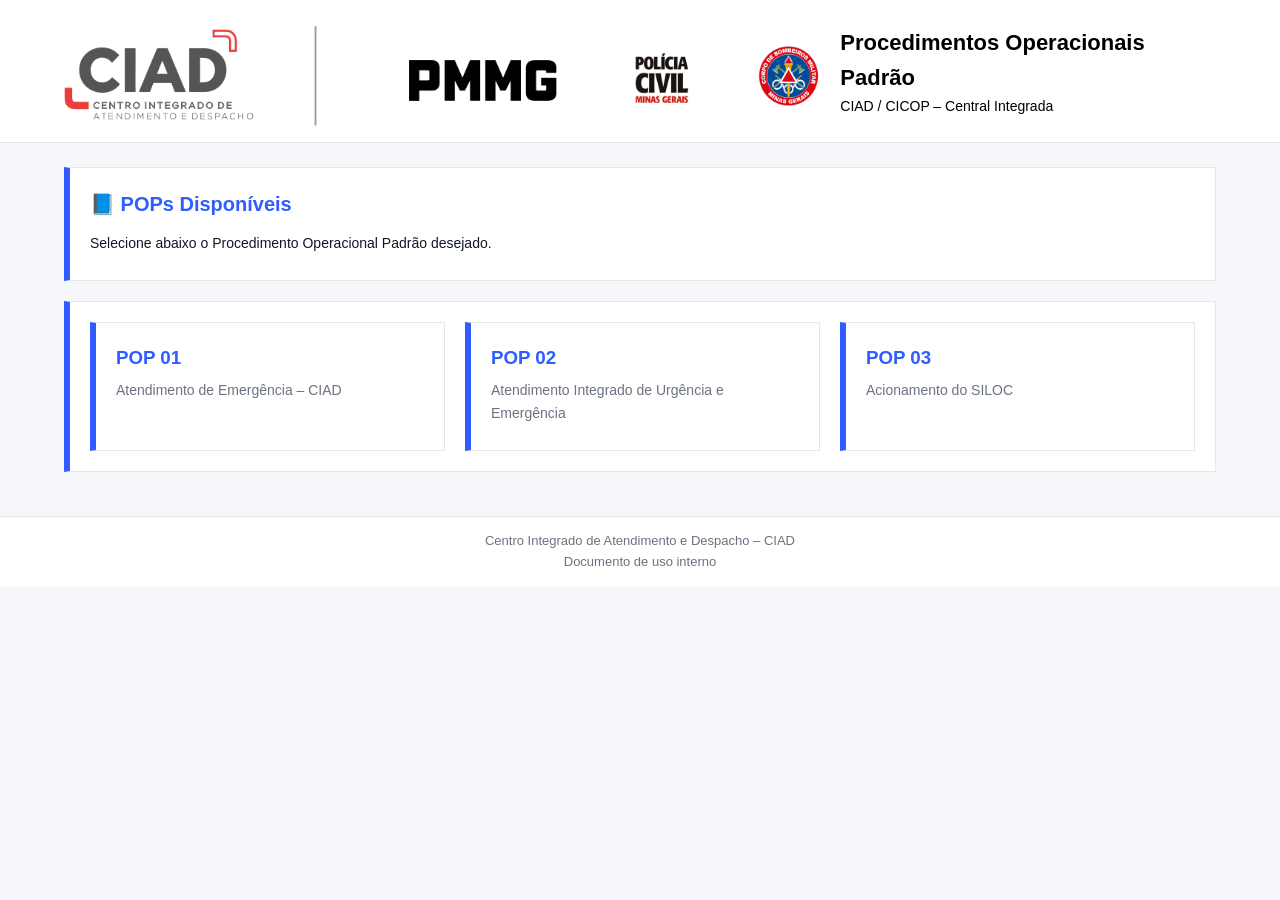
<file: pages/popciad/popciad/index.html>
<!DOCTYPE html>
<html lang="pt-BR">
<head>
  <meta charset="UTF-8">
  <title>POPs – CIAD / CICOP</title>
  <meta name="viewport" content="width=device-width, initial-scale=1.0">
  <link rel="stylesheet" href="style.css">
</head>

<body>

<!-- ===== CABEÇALHO ===== -->
<header class="page-header">
  <div class="header-inner">
   <img src="img/logo.png" class="logo-img logo-index">

    <div class="header-text">
      <h1>Procedimentos Operacionais Padrão</h1>
      <p>CIAD / CICOP – Central Integrada</p>
    </div>
  </div>
</header>

<!-- ===== CONTEÚDO ===== -->
<main>

  <section>
    <h2>📘 POPs Disponíveis</h2>
    <p>Selecione abaixo o Procedimento Operacional Padrão desejado.</p>
  </section>

  <!-- LISTA DE POPs -->
  <section class="pop-list">

    <a href="POP 01 - CIAD - ATENDIMENTOEMERGÊNCIAMG.html" class="pop-card">
      <h3>POP 01</h3>
      <p>Atendimento de Emergência – CIAD</p>
    </a>

    <a href="POP 02 - CIAD - ATENDIMENTO INTEGRADO DE URGÊNCIA E EMENGÊNCIA MAIS O ATENDIMENTO VIA EMERGÊNCIA MG.html" class="pop-card">
      <h3>POP 02</h3>
      <p>Atendimento Integrado de Urgência e Emergência</p>
    </a>

    <a href="POP 03 - CIAD - ACIONAMENTO DO SILOC.html" class="pop-card">
      <h3>POP 03</h3>
      <p>Acionamento do SILOC</p>
    </a>



  </section>

</main>

<!-- ===== RODAPÉ ===== -->
<footer>
  Centro Integrado de Atendimento e Despacho – CIAD<br>
  Documento de uso interno
</footer>

</body>
</html>
</file>
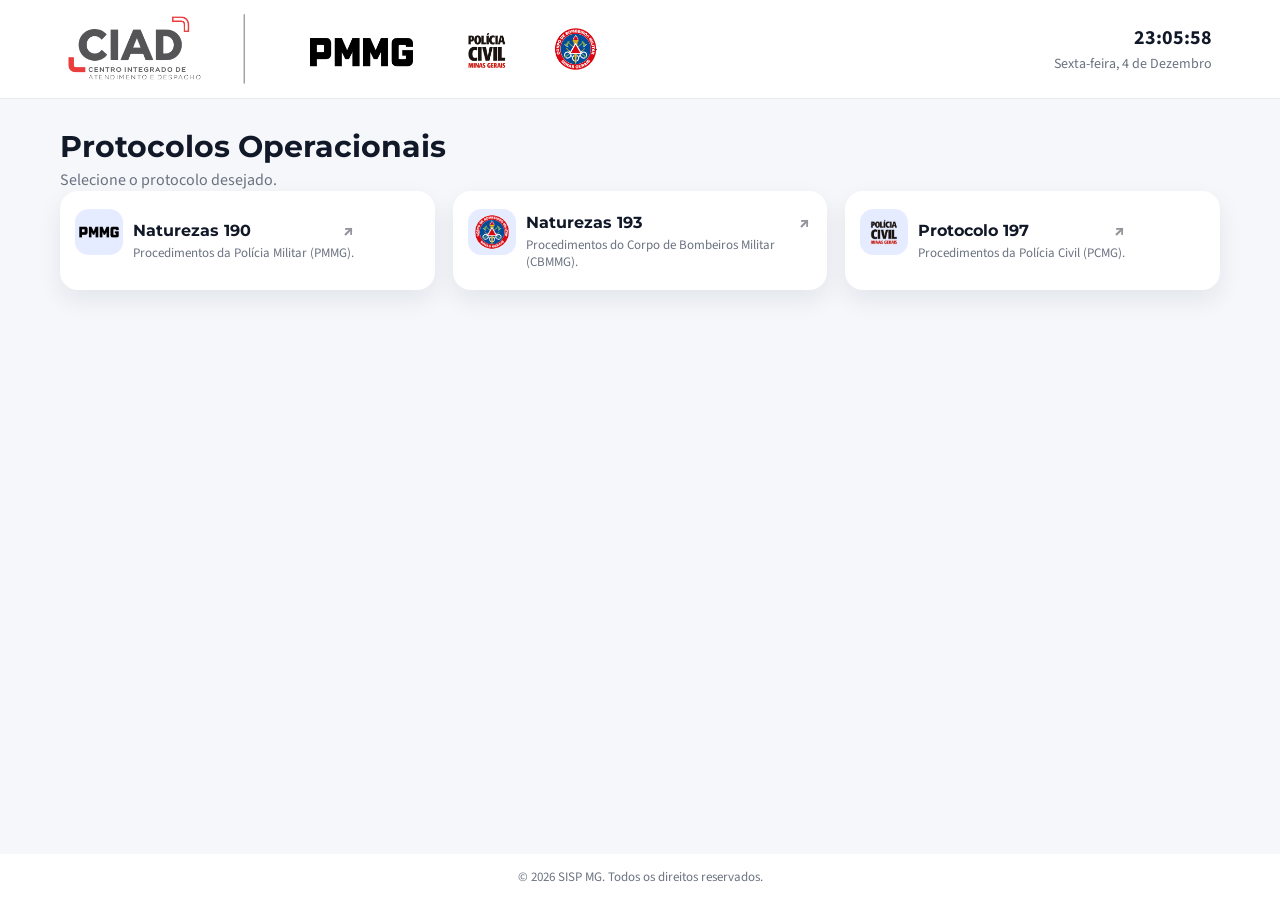
<file: pages/naturezas/paginatridigito.html>
<!DOCTYPE html>
<html lang="pt-BR">
<head>
  <meta charset="UTF-8" />
  <meta name="viewport" content="width=device-width, initial-scale=1.0" />
  <title>Protocolos | CIAD</title>

  <!-- Fontes -->
  <link href="https://fonts.googleapis.com/css2?family=Montserrat:wght@500;600;700;800&family=Source+Sans+Pro:wght@400;500;600&display=swap" rel="stylesheet">

  <!-- Estilos -->
  <link rel="stylesheet" href="../../css/styles.css" />

  <!-- Ajuste do tamanho dos ícones -->
  <style>
    .card-icon img {
      width: 48px;
      height: 48px;
      object-fit: contain;
    }

    .card-icon {
      display: flex;
      align-items: center;
      justify-content: center;
    }
  </style>
</head>

<body>
  <div class="page">

    <!-- TOPBAR -->
    <header class="topbar">
      <div class="topbar-inner">
        <div class="logo-wrapper">
          <a href="../../index.html">
            <img src="../../img/sisp-logo.png" alt="Logo SISP" class="logo-sisp-img">
          </a>
        </div>

        <div class="clock-wrapper">
          <div class="clock-time">00:00:00</div>
          <div class="clock-date">---</div>
        </div>
      </div>
    </header>

    <!-- CONTEÚDO PRINCIPAL -->
    <main class="main">
      <div class="main-inner">

        <!-- Título -->
        <section class="page-header">
          <h1>Protocolos Operacionais</h1>
          <p>Selecione o protocolo desejado.</p>
        </section>

        <!-- GRID DE CARDS -->
        <section class="cards-grid">

          <!-- Naturezas 190 -->
          <a href="pagina190/index.html" class="card">
            <div class="card-icon">
              <img src="../../img/pmmg.png" alt="Ícone Polícia Militar">
            </div>
            <div class="card-body">
              <div class="card-header">
                <h3>Naturezas 190</h3>
                <span class="card-ext">↗</span>
              </div>
              <p>Procedimentos da Polícia Militar (PMMG).</p>
            </div>
          </a>

          <!-- PROTOCOLO 193 -->
          <a href="pagina193/index.html" class="card">
            <div class="card-icon">
              <img src="../../img/bmmg.png" alt="Ícone Corpo de Bombeiros">
            </div>
            <div class="card-body">
              <div class="card-header">
                <h3>Naturezas 193</h3>
                <span class="card-ext">↗</span>
              </div>
              <p>Procedimentos do Corpo de Bombeiros Militar (CBMMG).</p>
            </div>
          </a>

          <!-- Naturezas 197 -->
          <a href="pagina197/index.html" class="card">
            <div class="card-icon">
              <img src="../../img/pcmg.png" alt="Ícone Polícia Civil">
            </div>
            <div class="card-body">
              <div class="card-header">
                <h3>Protocolo 197</h3>
                <span class="card-ext">↗</span>
              </div>
              <p>Procedimentos da Polícia Civil (PCMG).</p>
            </div>
          </a>

        </section>

      </div>
    </main>

    <!-- RODAPÉ -->
    <footer class="footer">
      © 2026 SISP MG. Todos os direitos reservados.
    </footer>

  </div>

  <script src="../../script.js"></script>
</body>
</html>
</file>
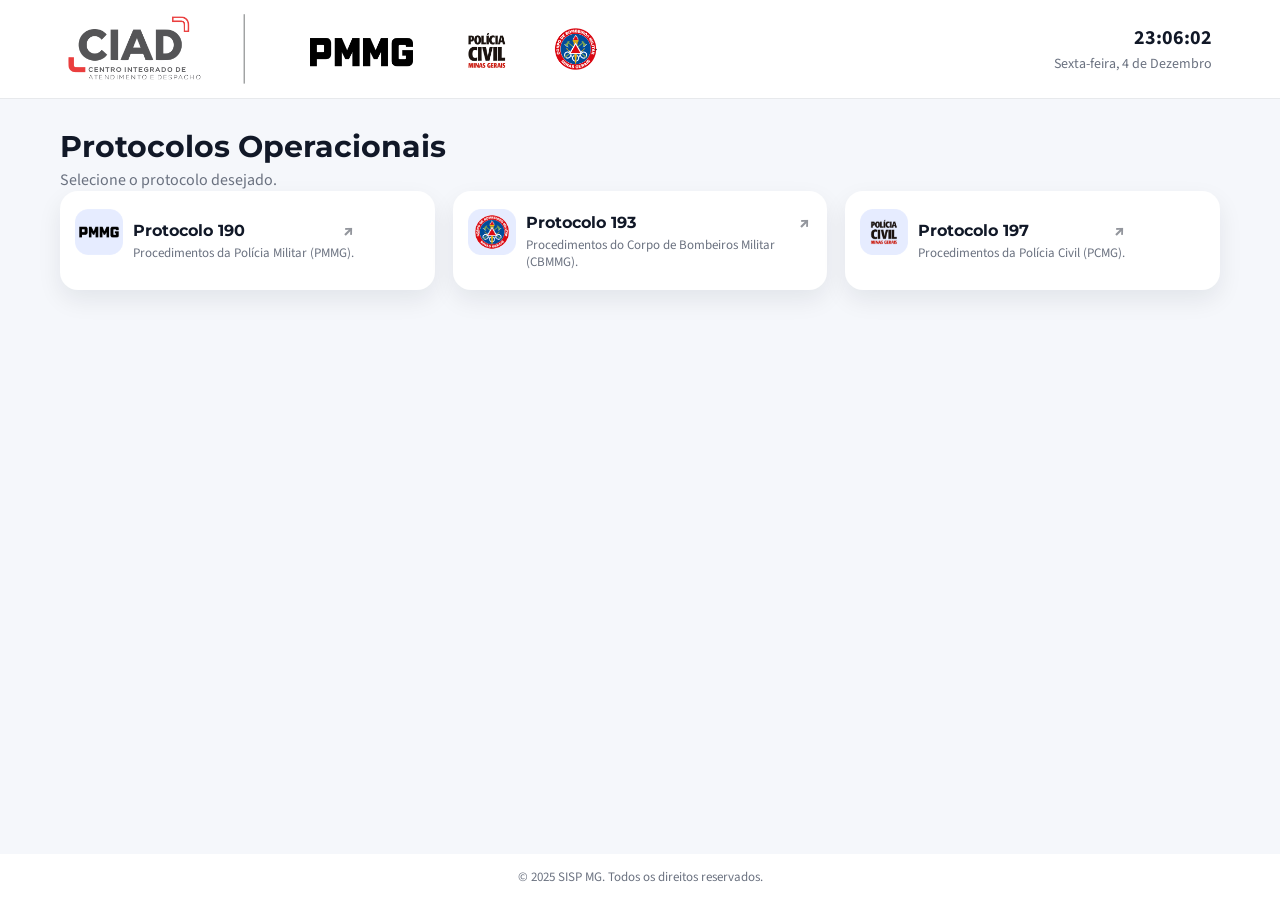
<file: pages/scripts/paginatridigito.html>
<!DOCTYPE html>
<html lang="pt-BR">
<head>
  <meta charset="UTF-8" />
  <meta name="viewport" content="width=device-width, initial-scale=1.0" />
  <title>Protocolos | CIAD</title>

  <!-- Fontes -->
  <link href="https://fonts.googleapis.com/css2?family=Montserrat:wght@500;600;700;800&family=Source+Sans+Pro:wght@400;500;600&display=swap" rel="stylesheet">

  <!-- Estilos -->
  <link rel="stylesheet" href="../../css/styles.css" />

  <!-- Ajuste do tamanho dos ícones -->
  <style>
    .card-icon img {
      width: 48px;
      height: 48px;
      object-fit: contain;
    }

    .card-icon {
      display: flex;
      align-items: center;
      justify-content: center;
    }
  </style>
</head>

<body>
  <div class="page">

    <!-- TOPBAR -->
    <header class="topbar">
      <div class="topbar-inner">
        <div class="logo-wrapper">
          <a href="../../index.html">
            <img src="../../img/sisp-logo.png" alt="Logo SISP" class="logo-sisp-img">
          </a>
        </div>

        <div class="clock-wrapper">
          <div class="clock-time">00:00:00</div>
          <div class="clock-date">---</div>
        </div>
      </div>
    </header>

    <!-- CONTEÚDO PRINCIPAL -->
    <main class="main">
      <div class="main-inner">

        <!-- Título -->
        <section class="page-header">
          <h1>Protocolos Operacionais</h1>
          <p>Selecione o protocolo desejado.</p>
        </section>

        <!-- GRID DE CARDS -->
        <section class="cards-grid">

          <!-- PROTOCOLO 190 -->
          <a href="pagina190/index.html" class="card">
            <div class="card-icon">
              <img src="../../img/pmmg.png" alt="Ícone Polícia Militar">
            </div>
            <div class="card-body">
              <div class="card-header">
                <h3>Protocolo 190</h3>
                <span class="card-ext">↗</span>
              </div>
              <p>Procedimentos da Polícia Militar (PMMG).</p>
            </div>
          </a>

          <!-- PROTOCOLO 193 -->
          <a href="pagina193/index.html" class="card">
            <div class="card-icon">
              <img src="../../img/bmmg.png" alt="Ícone Corpo de Bombeiros">
            </div>
            <div class="card-body">
              <div class="card-header">
                <h3>Protocolo 193</h3>
                <span class="card-ext">↗</span>
              </div>
              <p>Procedimentos do Corpo de Bombeiros Militar (CBMMG).</p>
            </div>
          </a>

          <!-- PROTOCOLO 197 -->
          <a href="pagina197/index.html" class="card">
            <div class="card-icon">
              <img src="../../img/pcmg.png" alt="Ícone Polícia Civil">
            </div>
            <div class="card-body">
              <div class="card-header">
                <h3>Protocolo 197</h3>
                <span class="card-ext">↗</span>
              </div>
              <p>Procedimentos da Polícia Civil (PCMG).</p>
            </div>
          </a>

        </section>

      </div>
    </main>

    <!-- RODAPÉ -->
    <footer class="footer">
      © 2025 SISP MG. Todos os direitos reservados.
    </footer>

  </div>

  <script src="../../script.js"></script>
</body>
</html>
</file>
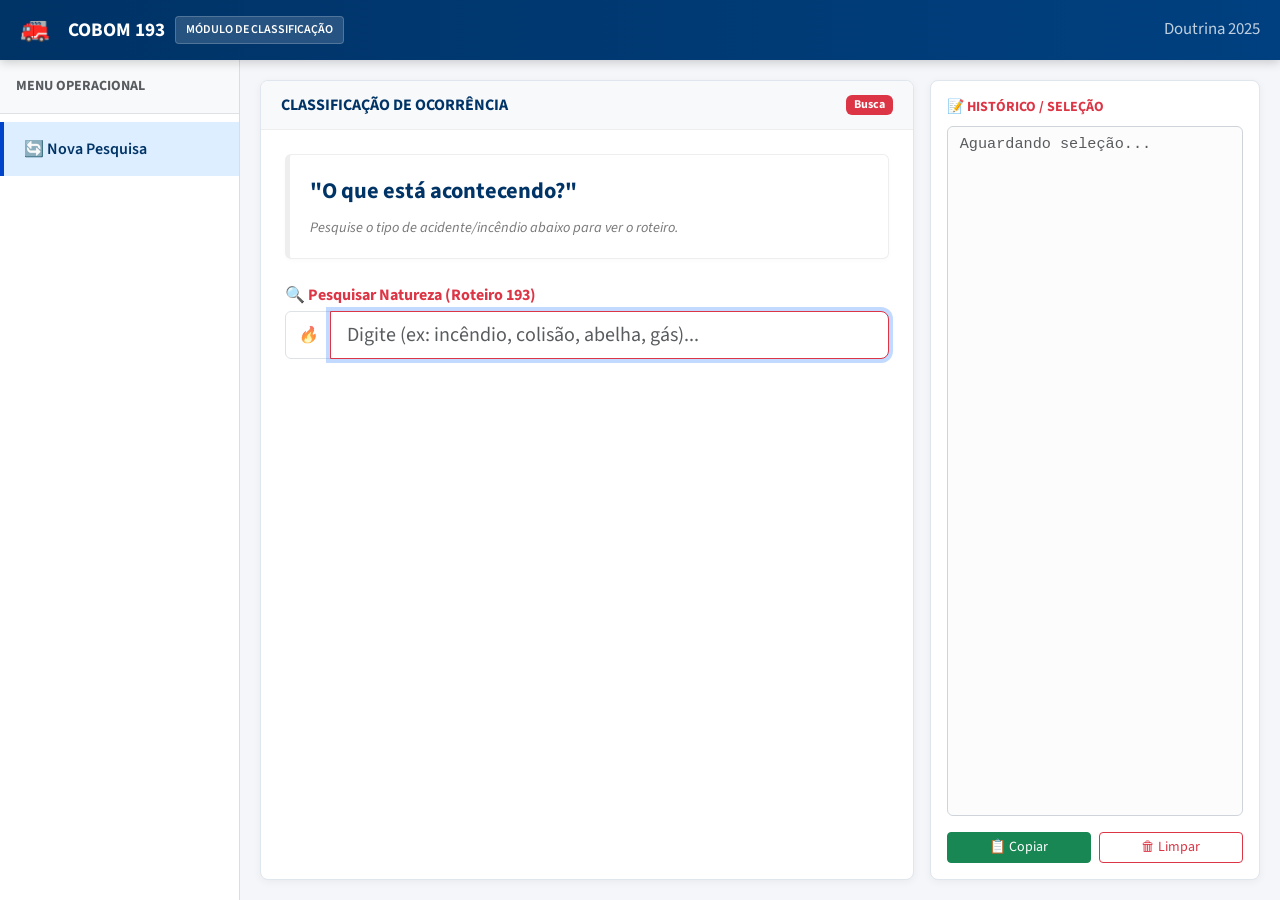
<file: pages/popciad/popbm/chat193.html>
<!DOCTYPE html>
<html lang="pt-br">
<head>
<meta charset="UTF-8">
<title>COBOM 193 – Busca de Natureza</title>
<meta name="viewport" content="width=device-width, initial-scale=1">
<link href="https://cdn.jsdelivr.net/npm/bootstrap@5.3.0/dist/css/bootstrap.min.css" rel="stylesheet">
<link href="https://fonts.googleapis.com/css2?family=Source+Sans+Pro:wght@400;600;700&display=swap" rel="stylesheet">

<script src="roteiros_data.js"></script>

<style>
:root{
  --pm-blue: #003366;
  --pm-dark: #001a33;
  --pm-light: #e6f0ff;
  --pm-focus: #0044cc;
  --pm-bg: #f4f6f9;
  --pm-alert: #ffc107;
  --pm-danger: #dc3545;
}

body {
  font-family: 'Source Sans Pro', sans-serif;
  background: var(--pm-bg);
  height: 100vh;
  overflow: hidden;
  display: flex;
  flex-direction: column;
}

/* --- HEADER --- */
.top-header {
    height: 60px;
    background-color: var(--pm-blue);
    background-image: linear-gradient(to right, #003366, #004080);
    color: white;
    display: flex;
    align-items: center;
    padding: 0 20px;
    box-shadow: 0 2px 10px rgba(0,0,0,0.2);
    z-index: 1000;
    flex-shrink: 0;
}

.brand-area { display: flex; align-items: center; gap: 15px; font-size: 1.2rem; font-weight: 700; }
.system-badge { background: rgba(255,255,255,0.15); padding: 4px 10px; border-radius: 4px; font-size: 0.75rem; font-weight: 600; margin-left: 10px; border: 1px solid rgba(255,255,255,0.2); }

/* --- LAYOUT --- */
#app-root { display: flex; flex: 1; overflow: hidden; }

/* SIDEBAR */
#sidebar { width: 240px; background: white; border-right: 1px solid #ddd; display: flex; flex-direction: column; }
#sidebar .nav-link { color: #555; padding: 15px 20px; font-weight: 600; cursor: pointer; border-left: 4px solid transparent; transition: 0.2s; }
#sidebar .nav-link:hover { background: var(--pm-light); color: var(--pm-blue); }
#sidebar .nav-link.active { background: #dceeff; color: var(--pm-blue); border-left-color: var(--pm-focus); }

/* MAIN */
#main-content { flex: 1; display: flex; gap: 16px; padding: 20px; background: var(--pm-bg); overflow: hidden; }

/* SCRIPT PANEL */
.script-panel { flex: 2.2; background: white; border-radius: 8px; display: flex; flex-direction: column; box-shadow: 0 2px 8px rgba(0,0,0,0.05); border: 1px solid #e0e6ed; overflow: hidden; }
.script-header { background: #f8f9fa; color: var(--pm-blue); padding: 12px 20px; font-size: 1rem; font-weight: 700; display: flex; justify-content: space-between; align-items: center; border-bottom: 1px solid #eee; }
.script-body { padding: 24px; overflow-y: auto; flex: 1; position: relative; }

/* DATA PANEL */
.data-panel { flex: 1; background: white; border: 1px solid #e0e6ed; border-radius: 8px; padding: 16px; display: flex; flex-direction: column; box-shadow: 0 2px 8px rgba(0,0,0,0.05); }

/* CARDS E ALERTAS */
.command-card { border-left: 5px solid var(--pm-focus); padding: 20px; border-radius: 6px; background: #fff; border: 1px solid #eee; border-left-width: 5px; box-shadow: 0 2px 4px rgba(0,0,0,0.02); margin-bottom: 24px; }
.command-text { font-size: 1.4rem; font-weight: 700; color: var(--pm-blue); }
.command-hint { margin-top: 8px; font-size: 0.9rem; color: #777; font-style: italic; }

/* BUSCA FASE 3 */
.search-wrapper { position: relative; }
.results-list { max-height: 250px; overflow-y: auto; border: 1px solid #ced4da; border-top: none; display: none; position: absolute; width: 100%; background: white; z-index: 1000; box-shadow: 0 10px 20px rgba(0,0,0,0.15); border-radius: 0 0 8px 8px; }
.results-list.active { display: block; }
.result-item { padding: 12px; border-bottom: 1px solid #eee; cursor: pointer; }
.result-item:hover { background: var(--pm-light); color: var(--pm-blue); font-weight: 700; }

#notepad { flex: 1; font-family: 'Courier New', monospace; font-size: 0.95rem; border: 1px solid #ced4da; background-color: #fcfcfc; resize: none; color: #333; }

/* POP REVIEW */
.pop-review-container { padding: 20px; max-width: 1200px; margin: 0 auto; }
.pop-header-large { border-bottom: 2px solid #eee; margin-bottom: 20px; padding-bottom: 10px; }
.pop-title-code { font-size: 2.5rem; font-weight: 800; color: var(--pm-blue); }
.pop-title-text { font-size: 1.8rem; color: #555; font-weight: 600; }
.pop-section-box { background: #f8f9fa; border: 1px solid #ddd; border-radius: 8px; padding: 25px; margin-bottom: 20px; }
.pop-label { font-size: 0.9rem; text-transform: uppercase; color: #666; font-weight: 700; margin-bottom: 10px; display: block; letter-spacing: 1px; }
.pop-content-large { font-size: 1.1rem; line-height: 1.6; color: #333; white-space: pre-wrap; }
.pop-actions-box { background: #e3f2fd; border-left: 8px solid var(--pm-focus); }
.pop-content-large strong { color: var(--pm-blue); }
.pop-content-large ul { padding-left: 20px; }

</style>
</head>
<body>

<header class="top-header">
    <div class="brand-area w-100 d-flex justify-content-between align-items-center">
        <div class="d-flex align-items-center">
            <span style="font-size: 24px; margin-right: 10px;">🚒</span>
            <span class="ms-2">COBOM 193</span>
            <span class="system-badge">MÓDULO DE CLASSIFICAÇÃO</span>
        </div>
        <div class="small opacity-75 fw-normal">Doutrina 2025</div>
    </div>
</header>

<div id="app-root">

    <div id="sidebar">
        <div class="p-3 text-muted small fw-bold text-uppercase border-bottom bg-light">Menu Operacional</div>
        <div class="nav flex-column mt-2">
            <div class="nav-link active" onclick="resetScript()">🔄 Nova Pesquisa</div>
        </div>
    </div>

    <div id="main-content">
        <div class="script-panel">
            <div class="script-header">
                <span>CLASSIFICAÇÃO DE OCORRÊNCIA</span>
                <span class="badge bg-danger text-white" id="step-badge">Busca</span>
            </div>
            <div class="script-body" id="script-flow"></div>
            <div class="p-3 border-top text-end bg-light" id="nav-buttons" style="display:none;">
                <button class="btn btn-secondary btn-sm me-2" onclick="prevStep()">⬅️ Voltar</button>
                <button class="btn btn-danger btn-sm px-4 fw-bold" onclick="nextStep()">Próxima Fase ➡️</button>
            </div>
        </div>

        <div class="data-panel">
            <div class="d-flex flex-column flex-grow-1">
                <label class="form-label fw-bold text-danger small text-uppercase">📝 Histórico / Seleção</label>
                <textarea id="notepad" class="form-control" placeholder="Aguardando seleção..."></textarea>
            </div>
            <div class="d-flex gap-2 mt-3">
                <button class="btn btn-success btn-sm w-100" onclick="copyNotes()">📋 Copiar</button>
                <button class="btn btn-outline-danger btn-sm w-100" onclick="clearNotes()">🗑 Limpar</button>
            </div>
        </div>
    </div>
</div>

<div class="modal fade" id="reviewModal" tabindex="-1" data-bs-backdrop="static" data-bs-keyboard="false">
  <div class="modal-dialog modal-fullscreen">
    <div class="modal-content">
      
      <div class="modal-header bg-danger text-white">
        <h5 class="modal-title fw-bold">⚠️ REVISÃO DO PROCEDIMENTO OPERACIONAL PADRÃO (POP)</h5>
      </div>
      
      <div class="modal-body bg-light">
        <div class="pop-review-container">
            
            <div class="pop-header-large text-center">
                <div class="pop-title-code" id="rev-code">---</div>
                <div class="pop-title-text" id="rev-title">---</div>
            </div>

            <div class="row">
                <div class="col-md-5">
                    <div class="pop-section-box h-100">
                        <span class="pop-label">📖 Definição da Natureza</span>
                        <div class="pop-content-large" id="rev-desc">---</div>
                    </div>
                </div>

                <div class="col-md-7">
                    <div class="pop-section-box pop-actions-box h-100">
                        <span class="pop-label text-danger">⚡ Roteiro de Perguntas & Ações</span>
                        <div class="pop-content-large" id="rev-action">---</div>
                        <hr>
                        <div class="alert alert-warning mt-3 mb-0 small border-warning">
                            <i class="fw-bold">Atenção:</i> Acione apoio especializado (USA/Hazmat/Aéreo) se identificado nos critérios acima.
                        </div>
                    </div>
                </div>
            </div>

        </div>
      </div>
      
      <div class="modal-footer justify-content-center p-4" style="background: #e9ecef;">
        <button type="button" class="btn btn-outline-secondary btn-lg px-5 me-3" data-bs-dismiss="modal">
            ❌ Voltar para Busca
        </button>
        <button type="button" class="btn btn-danger btn-lg px-5 fw-bold shadow" onclick="confirmReview()">
            ✅ CONFIRMAR CLASSIFICAÇÃO
        </button>
      </div>
    
    </div>
  </div>
</div>

<script src="https://cdn.jsdelivr.net/npm/bootstrap@5.3.0/dist/js/bootstrap.bundle.min.js"></script>

<script>
// Dados (fallback)
let roteirosData = (typeof ROTEIROS_DATA !== 'undefined') ? ROTEIROS_DATA : [];

let currentStep = 0;
let selectedNature = null;
let tempNatureData = null;
let reviewModalInstance = null;

// APENAS FASE 3 (Natureza) MANTIDA
const scriptSteps = [
{
    id: "natureza",
    title: "CLASSIFICAÇÃO DO SINISTRO",
    content:`
    <div class="command-card">
      <div class="command-text">"O que está acontecendo?"</div>
      <div class="command-hint">Pesquise o tipo de acidente/incêndio abaixo para ver o roteiro.</div>
    </div>
    
    <div class="search-wrapper">
        <label class="fw-bold mb-1 text-danger">🔍 Pesquisar Natureza (Roteiro 193)</label>
        <div class="input-group">
            <span class="input-group-text bg-white"><i class="text-muted">🔥</i></span>
            <input id="nature-input" class="form-control form-control-lg border-danger" placeholder="Digite (ex: incêndio, colisão, abelha, gás)..." onkeyup="searchNature(this.value)" autocomplete="off">
        </div>
        <div id="nature-results" class="results-list"></div>
    </div>
    
    <div id="nature-feedback" class="mt-3"></div>`
}
];

// --- INICIALIZAÇÃO ---
document.addEventListener('DOMContentLoaded', () => {
    reviewModalInstance = new bootstrap.Modal(document.getElementById('reviewModal'));
    renderStep();
    
    if(roteirosData.length === 0) {
        console.warn("Variável ROTEIROS_DATA vazia.");
        document.getElementById('nature-feedback').innerHTML = '<div class="alert alert-warning">Aviso: Roteiros não carregados.</div>';
    }
});

function removeAcentos(str) {
    if (!str) return "";
    return str.normalize("NFD").replace(/[\u0300-\u036f]/g, "");
}

// --- NAVEGAÇÃO / RENDERIZAÇÃO ---
function renderStep(){
  const step = scriptSteps[currentStep];
  document.getElementById('script-flow').innerHTML = step.content;
  
  if(step.id === 'natureza'){
      const feedbackDiv = document.getElementById('nature-feedback');
      const input = document.getElementById('nature-input');
      
      if(selectedNature) {
          input.value = `${selectedNature.codigo} - ${selectedNature.titulo}`;
          input.classList.add('bg-danger', 'text-white'); 
          input.disabled = true;
          feedbackDiv.innerHTML = `<div class="alert alert-success border-success">
            ✅ <strong>NATUREZA DEFINIDA.</strong><br>${selectedNature.titulo}.<br>
            <button class="btn btn-sm btn-outline-dark mt-2" onclick="resetNatureSelection()">Nova Busca</button>
          </div>`;
      } else {
          setTimeout(() => { if(input) input.focus(); }, 100);
      }
  }
}

// Funções de next/prev removidas pois não há mais passos, mas mantidas vazias para evitar erros se chamadas
function nextStep(){}
function prevStep(){}

function resetScript(){
  // Reseta tudo para uma nova pesquisa
  selectedNature=null; document.getElementById('notepad').value=''; renderStep();
}

function resetNatureSelection() {
    selectedNature = null;
    renderStep();
}

// --- BUSCA ---
function searchNature(q){
  const d = document.getElementById('nature-results');
  if(q.length < 2) { d.classList.remove('active'); return; }
  
  d.innerHTML = '';
  const termoLimpo = removeAcentos(q.toLowerCase());
  
  const matches = roteirosData.filter(i => {
      const descLimpa = (i.descricao || "").replace(/<[^>]*>?/gm, '');
      const roteiroLimpo = (i.roteiro || "").replace(/<[^>]*>?/gm, '');
      const textoSearch = (i.codigo + ' ' + i.titulo + ' ' + descLimpa + ' ' + roteiroLimpo).toLowerCase();
      return removeAcentos(textoSearch).includes(termoLimpo);
  }).slice(0, 15);

  if(matches.length === 0) {
      d.innerHTML = "<div class='p-3 text-muted'>Sem resultados. Tente 'fogo', 'colisão', etc.</div>";
  } else {
      matches.forEach(i => {
        const div = document.createElement('div');
        div.className = 'result-item';
        div.innerHTML = `<span class="badge bg-danger me-2">${i.codigo}</span> <strong>${i.titulo}</strong>`;
        div.onclick = () => openReviewMode(i); 
        d.appendChild(div);
      });
  }
  d.classList.add('active');
}

// --- FASE 3.5: LÓGICA DE REVISÃO ---
function openReviewMode(item) {
    tempNatureData = item;
    document.getElementById('rev-code').innerText = item.codigo;
    document.getElementById('rev-title').innerText = item.titulo;
    document.getElementById('rev-desc').innerHTML = item.descricao || "Sem descrição.";
    document.getElementById('rev-action').innerHTML = item.roteiro || "Verificar Procedimento Padrão.";
    
    reviewModalInstance.show();
    document.getElementById('nature-results').classList.remove('active');
}

function confirmReview() {
    if(!tempNatureData) return;
    
    selectedNature = tempNatureData;
    
    // Log apenas do código selecionado
    const notepad = document.getElementById('notepad');
    const hora = new Date().toLocaleTimeString('pt-BR', {hour: '2-digit', minute:'2-digit'});
    notepad.value += `[${hora}] SELEÇÃO: ${selectedNature.codigo} - ${selectedNature.titulo}\n`;
    notepad.scrollTop = notepad.scrollHeight;
    
    reviewModalInstance.hide();
    
    renderStep();
    // AQUI: Não avançamos mais nextStep(), pois não há mais fases. A tela atualiza com o feedback verde.
}

// --- UTILITÁRIOS ---
function copyNotes(){
    document.getElementById('notepad').select();
    navigator.clipboard.writeText(document.getElementById('notepad').value);
}
function clearNotes(){
    if(confirm("Limpar histórico?")) document.getElementById('notepad').value='';
}

</script>
</body>
</html>
</file>
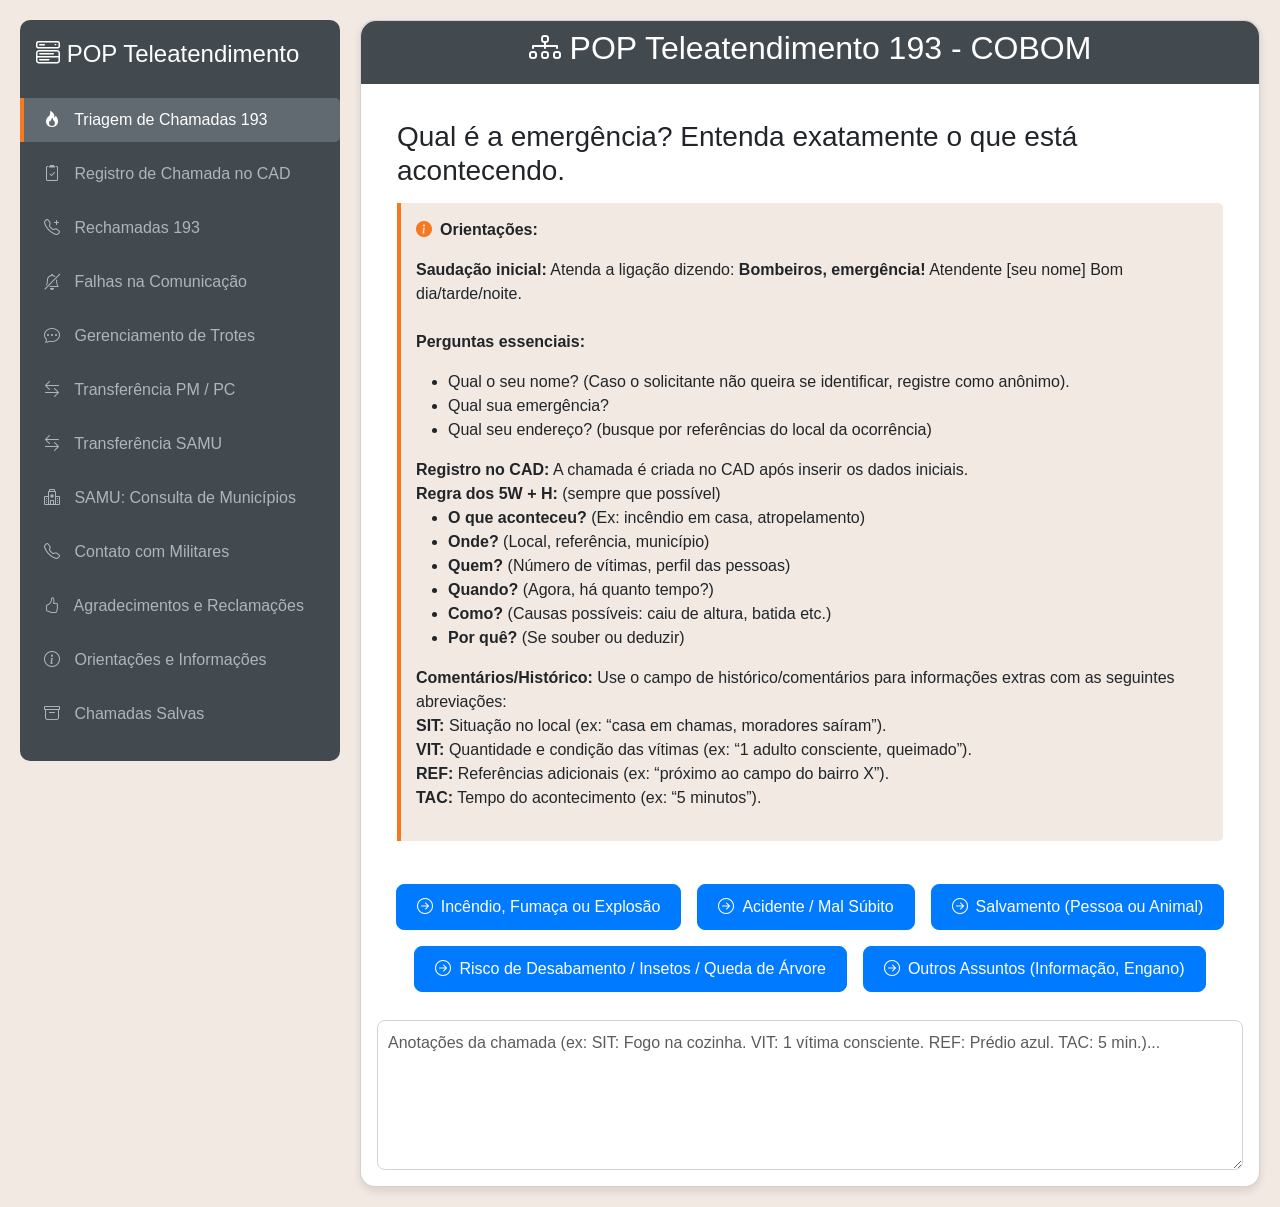
<file: pages/popciad/popbm/indexold.html>
<!DOCTYPE html>
<html lang="pt-br">
<head>
    <meta charset="UTF-8">
    <meta name="viewport" content="width=device-width, initial-scale=1">
    <title>Teleatendimento 193 COBOM</title>
    <link href="https://cdn.jsdelivr.net/npm/bootstrap@5.3.0/dist/css/bootstrap.min.css" rel="stylesheet">
    <link rel="stylesheet" href="https://cdn.jsdelivr.net/npm/bootstrap-icons@1.10.0/font/bootstrap-icons.css">
    <style>
        /* * Estilos Globais e Layout da Aplicação
         * Define o layout geral da página, fontes e cores de fundo.
         */
        body {
            background-color: #f1e9e2;
            padding: 20px;
            display: flex;
            min-height: 100vh;
            font-family: 'Inter', sans-serif;
        }
        
        #left-panel {
            width: 320px;
            display: flex;
            flex-direction: column;
            margin-right: 20px;
        }
        
        #sidebar {
            background-color: #434a4f;
            color: white;
            padding: 20px 0;
            border-radius: 10px;
            margin-bottom: 20px;
        }
        
        #decision-tree-container {
            flex: 1;
            display: flex;
            flex-direction: column;
        }
        
        /* * Estilos dos Cards de Decisão e Componentes Internos
         * Estilos específicos para os cards que contêm as perguntas e opções.
         */
        .card.decision-card .card-header {
            background-color: #434a4f !important;
            border-color: #434a4f;
            color: white;
            border-top-left-radius: 15px;
            border-top-right-radius: 15px;
        }
        
        .decision-card {
            border-radius: 15px;
            box-shadow: 0 4px 8px rgba(0,0,0,0.1);
        }
        
        #question-container {
            min-height: 100px;
            padding: 20px;
        }
        
        #guidance {
            background-color: #f1e9e2;
            border-left: 4px solid #f47920;
            padding: 15px;
            margin: 15px 0;
            border-radius: 0 5px 5px 0;
            text-align: left;
        }
        
        /* * Estilos da Navegação Lateral
         * Define a aparência dos links do menu lateral.
         */
        .nav-link {
            color: #adb5bd;
            border-left: 4px solid transparent;
            padding: 10px 20px;
            margin: 5px 0;
            border-radius: 0 5px 5px 0;
        }
        
        .nav-link:hover, .nav-link.active {
            color: white;
            background-color: #606a70;
            border-left: 4px solid #f47920;
        }
        
        .nav-link i {
            margin-right: 10px;
            width: 20px;
            text-align: center;
        }
        
        /* * Estilos dos Botões de Opção e Voltar
         * Define a aparência dos botões de interação.
         */
        .option-btn {
            margin: 5px;
            transition: all 0.3s;
            border-radius: 8px;
            padding: 10px 20px;
            font-size: 16px;
            display: flex;
            align-items: center;
            justify-content: center;
            background-color: #007bff;
            border-color: #007bff;
            color: white;
        }

        .option-btn:hover {
            background-color: #0056b3;
            border-color: #0056b3;
            transform: translateY(-2px);
            box-shadow: 0 4px 8px rgba(0,0,0,0.2);
        }

        .option-btn i {
            margin-right: 8px;
        }
        
        #back-btn {
            border-radius: 8px;
            padding: 10px 20px;
            font-size: 16px;
            display: flex;
            align-items: center;
            justify-content: center;
            margin-top: 15px;
        }

        #back-btn i {
            margin-right: 8px;
        }

        /* * Estilos do Painel de Histórico e Anotações
         * Define a aparência da seção de resumo e anotações da chamada.
         */
        #history-panel {
            display: none;
            margin-top: 20px;
            padding: 15px;
            background-color: #f8f9fa;
            border-radius: 5px;
            border: 1px solid #dee2e6;
        }
        
        .guidance-icon {
            color: #f47920;
            margin-right: 8px;
        }
        
        .summary-item {
            padding: 8px 0;
            border-bottom: 1px solid #eee;
        }
        
        .summary-question {
            font-weight: 500;
            color: #333;
        }
        
        .summary-answer {
            color: #17a2b8;
            margin-left: 10px;
        }
        
        pre {
            white-space: pre-wrap;
            word-wrap: break-word;
            background-color: #f8f9fa;
            padding: 10px;
            border-radius: 5px;
            border-left: 3px solid #f47920;
        }
        
        #copy-message {
            font-weight: bold;
        }

        #notes-area {
            width: 100%;
            height: 150px;
            margin-top: 20px;
            padding: 10px;
            border-radius: 8px;
            border: 1px solid #ced4da;
            resize: vertical;
            font-size: 1rem;
        }

        /* * Estilos para a Consulta SAMU
         * Define a aparência dos campos de busca e resultados da consulta SAMU.
         */
        .samu-search-container {
            margin-bottom: 20px;
            display: flex;
            align-items: center;
        }
        
        .samu-input {
            flex-grow: 1;
            padding: 10px;
            border: 1px solid #ddd;
            border-radius: 4px;
            font-size: 16px;
        }
        
        .samu-btn {
            padding: 10px 20px;
            background-color: #0066cc;
            color: white;
            border: none;
            border-radius: 4px;
            cursor: pointer;
            font-size: 16px;
            margin-left: 10px;
            transition: background-color 0.3s ease;
        }

        .samu-btn:hover {
            background-color: #0056b3;
        }
        
        .highlight {
            font-weight: bold;
            color: #0066cc;
        }
        
        .result-item {
            background-color: #f8f9fa;
            padding: 15px;
            border-radius: 0 5px 5px 0;
            margin-bottom: 15px;
            border-left: 3px solid #f47920;
            text-align: left;
        }

        /* * Estilos para Chamadas Salvas
         * Define a aparência dos itens da lista de chamadas salvas e seus detalhes.
         */
        .saved-call-item {
            background-color: #e9ecef;
            padding: 15px;
            border-radius: 8px;
            margin-bottom: 10px;
            border: 1px solid #dee2e6;
            cursor: pointer;
            transition: background-color 0.2s;
        }

        .saved-call-item:hover {
            background-color: #e2e6ea;
        }

        .saved-call-detail {
            background-color: #f8f9fa;
            padding: 15px;
            border-radius: 8px;
            margin-top: 10px;
            border: 1px solid #dee2e6;
        }
        
        /* * Media Queries para Responsividade
         * Ajusta o layout para telas menores, como dispositivos móveis.
         */
        @media (max-width: 992px) {
            body {
                flex-direction: column;
            }
            #left-panel {
                width: 100%;
                margin-right: 0;
                margin-bottom: 20px;
            }
        }
    </style>
</head>
<body>
    <!-- Painel Esquerdo: Menu de Navegação -->
    <div id="left-panel">
        <div id="sidebar">
            <h4 class="px-3 mb-4"><i class="bi bi-menu-button-wide"></i> POP Teleatendimento</h4>
            <ul class="nav flex-column" id="main-menu">
                <li class="nav-item">
                    <a class="nav-link active" href="#" data-target="triagem">
                        <i class="bi bi-fire"></i> Triagem de Chamadas 193</a>
                </li>
                <li class="nav-item">
                    <a class="nav-link" href="#" data-target="dados-cad">
                        <i class="bi bi-clipboard2-check"></i> Registro de Chamada no CAD</a>
                </li>
                <li class="nav-item">
                    <a class="nav-link" href="#" data-target="rechamadas">
                        <i class="bi bi-telephone-plus"></i> Rechamadas 193</a>
                </li>
                <li class="nav-item">
                    <a class="nav-link" href="#" data-target="falha">
                        <i class="bi bi-bell-slash"></i> Falhas na Comunicação</a>
                </li>
                <li class="nav-item">
                    <a class="nav-link" href="#" data-target="trote">
                        <i class="bi bi-chat-dots"></i> Gerenciamento de Trotes</a>
                </li>
                <li class="nav-item">
                    <a class="nav-link" href="#" data-target="orgao">
                        <i class="bi bi-arrow-left-right"></i> Transferência PM / PC</a>
                </li>
                <li class="nav-item">
                    <a class="nav-link" href="#" data-target="samu">
                        <i class="bi bi-arrow-left-right"></i> Transferência SAMU</a>
                </li>
                <li class="nav-item">
                    <a class="nav-link" href="#" data-target="busca-samu">
                        <i class="bi bi-hospital"></i> SAMU: Consulta de Municípios</a>
                </li>
                <li class="nav-item">
                    <a class="nav-link" href="#" data-target="militar">
                        <i class="bi bi-telephone"></i> Contato com Militares</a>
                </li>
                <li class="nav-item">
                    <a class="nav-link" href="#" data-target="queixas">
                        <i class="bi bi-hand-thumbs-up"></i> Agradecimentos e Reclamações</a>
                </li>
                <li class="nav-item">
                    <a class="nav-link" href="#" data-target="informacoes">
                        <i class="bi bi-info-circle"></i> Orientações e Informações</a>
                </li>
                <li class="nav-item">
                    <a class="nav-link" href="#" data-target="saved-calls">
                        <i class="bi bi-archive"></i> Chamadas Salvas</a>
                </li>
            </ul>
        </div>
    </div>

    <!-- Painel Principal: Conteúdo Dinâmico -->
    <div id="decision-tree-container">
        <div class="card decision-card">
            <div class="card-header bg-primary text-white">
                <h2 class="text-center"><i class="bi bi-diagram-3"></i> POP Teleatendimento 193 - COBOM</h2>
            </div>
            <div class="card-body">

                <!-- Conteúdo da Seção de Triagem (Árvore de Decisão) -->
                <div id="triagem" class="dynamic-content">
                    <div id="question-container">
                        <h3 id="question">Triagem de emergência 193</h3>
                        <div id="guidance">
                            <!-- O conteúdo da orientação é preenchido via JavaScript -->
                        </div>
                    </div>
                    <div id="options" class="d-flex flex-wrap justify-content-center">
                        <!-- Opções de resposta são preenchidas via JavaScript -->
                    </div>
                    <textarea id="notes-area" class="form-control" placeholder="Anotações da chamada (ex: SIT: Fogo na cozinha. VIT: 1 vítima consciente. REF: Prédio azul. TAC: 5 min.)..."></textarea>
                </div>

                <!-- Conteúdo da Seção de Registro de Chamada no CAD -->
                <div id="dados-cad" class="dynamic-content" style="display:none;">
                    <div id="question-container">
                        <h3>Registro de Chamadas no CAD</h3>
                        <div id="guidance">
                            <p><i class="bi bi-info-circle-fill guidance-icon"></i><strong>Orientações:</strong></p>
                            <p><strong>Objetivo:</strong> Iniciar e registrar chamada no CAD com dados precisos.</p>
                            <p><strong>Início do Registro:</strong></p>
                            <ul>
                                <li>Clicar no ícone do giroflex.</li>
                                <li>Inserir os dados iniciais. A coleta deve ser completa e precisa.</li>
                            </ul>
                            <p><strong>2. Dados Essenciais:</strong></p>
                            <ul>
                                <li><strong>Solicitante:</strong> Nome (opcional; se não fornecido, registrar "anônimo").</li>
                                <li><strong>Telefone:</strong> Número com DDD (confirmar, especialmente para transferências PMMG/PCMG, pois o número aparente pode ser ramal interno).</li>
                                <li><strong>Natureza:</strong> Selecionar a mais adequada no CAD.</li>
                                <li><strong>Endereço da Ocorrência (Essencial para Despacho):</strong>
                                    <ul>
                                        <li>Tipo de logradouro (rua, avenida, rodovia).</li>
                                        <li>Nome do logradouro.</li>
                                        <li>Número (confirmar complementos: "320-A", "320-B").</li>
                                        <li><strong>Rodovias:</strong> KM mais próximo, sentido (ex: "BR-381, sentido Vitória"), via marginal ou principal.</li>
                                        <li>Complemento (apartamento, loja, etc.).</li>
                                        <li>Bairro.</li>
                                        <li>Município.</li>
                                    </ul>
                                </li>
                                <li><strong>Referências:</strong> Bairro vizinho (para ruas homônimas), construções notáveis, elevados, postos de gasolina, estabelecimentos comerciais.</li>
                                <li><strong>Outros:</strong> Envolvimento de militar ou ocorrência "de destaque".</li>
                            </ul>
                        </div>
                    </div>
                </div>

                <!-- Conteúdo da Seção de Falhas na Comunicação -->
                <div id="falha" class="dynamic-content" style="display:none;">
                    <div id="question-container">
                        <h3>Procedimentos para Falhas na Comunicação</h3>
                        <div id="guidance">
                            <p><i class="bi bi-info-circle-fill guidance-icon"></i><strong>Orientações:</strong></p>
                            <p><strong>Chamada Muda (Sem Resposta):</strong></p>
                            <ul>
                                <li>Repetir a saudação, de forma clara e audível, por até três vezes, com pausas entre as tentativas.</li>
                                <li>Persistindo a ausência de resposta, encerrar a chamada informando: "Sua ligação será encerrada por falta de comunicação."</li>
                                <li>Qualificar no painel: "<i>Falha na comunicação</i> &gt; <i>solicitante mudo</i>".</li>
                            </ul>
                            <p><strong>Ligação Interrompida ou Inaudível (Antes de Dados Mínimos):</strong></p>
                            <ul>
                                <li>Qualificar no sistema como: "<i>Falha na comunicação</i>", selecionando a opção correspondente: "<i>ligação caiu</i>" ou "<i>outras falhas</i>".</li>
                            </ul>
                            <p><strong>Solicitante estrangeiro (Não fala português):</strong></p>
                            <ul>
                                <li>Caso o teleatendente não compreenda o idioma falado pelo solicitante, deve comunicar, em português: "Aguarde um momento."</li>
                                <li><strong>A chamada deve ser imediatamente repassada ao Supervisor de Teleatendimento.</strong> O Supervisor deverá verificar, entre os integrantes da equipe, a existência de alguém com fluência no idioma do solicitante ou na língua inglesa.</li>
                                <li><strong>Havendo alguém apto</strong>, a chamada será transferida para esse integrante, que deverá colher todas as informações necessárias para a criação da ocorrência, se for o caso.</li>
                                <li><strong>Não havendo pessoa disponível que domine o idioma do solicitante ou o inglês</strong>, o solicitante deverá ser orientado, em português, a buscar auxílio de alguém que possa ajudá-lo a se comunicar. Após a orientação, a chamada será encerrada.</li>
                                <li><strong>Caso a ocorrência seja gerada</strong>, registrar no histórico: "Solicitante estrangeiro, não fala português. Comunica-se em [idioma informado]."</li>
                            </ul>
                        </div>
                    </div>
                </div>

                <!-- Conteúdo da Seção de Gerenciamento de Trotes -->
                <div id="trote" class="dynamic-content" style="display:none;">
                    <div id="question-container">
                        <h3>Gerenciamento de Tentativa de Trote</h3>
                        <div id="guidance">
                            <p><i class="bi bi-info-circle-fill guidance-icon"></i><strong>Orientações:</strong></p>
                            <p><strong>Definição:</strong> Chamadas com risadas, xingamentos, não cumprimento intencional de instruções.</p>
                            <p><strong>Procedimento (Trote Confirmado):</strong></p>
                            <ul>
                                <li>Informar ao solicitante: "Esta ligação foi registrada e poderá ser rastreada para fins de responsabilização penal e civil."</li>
                                <li>Completar registro como nova emergência.</li>
                                <li>Incluir "suspeita de trote" no histórico.</li>
                                <li>Transferir para o Supervisor de Teleatendimento.</li>
                            </ul>
                            <p><strong>Procedimento (Suspeita de Trote Durante Registro):</strong></p>
                            <ul>
                                <li><strong>Teste:</strong> Solicitar que repita 2-3 informações (nome, logradouro, bairro) ou introduzir erros intencionais.</li>
                                <li><strong>Falha no Teste:</strong> Informar ao solicitante: "Esta ligação foi registrada e poderá ser rastreada para fins de responsabilização penal e civil."</li>
                                <li><strong>Insistência:</strong> Completar registro como nova emergência, incluir "suspeita de trote" e transferir para o Supervisor.</li>
                                <li><strong>Não Insistência:</strong> Encerrar a ligação e classificar como "trote".</li>
                            </ul>
                        </div>
                    </div>
                </div>

                <!-- Conteúdo da Seção de Transferência PM / PC -->
                <div id="orgao" class="dynamic-content" style="display:none;">
                    <div id="question-container">
                        <h3>Transferência para Polícia Militar ou Polícia Civil</h3>
                        <div id="guidance">
                            <p><i class="bi bi-info-circle-fill guidance-icon"></i><strong>Orientações:</strong></p>
                            <p><strong>Objetivo:</strong> Transferir chamada para órgão competente (PMMG/PCMG).</p>
                            <p><strong>Pergunta de Avaliação:</strong></p>
                            <ul>
                                <li>"A emergência é de competência de outro órgão do CIAD (Polícia Militar ou Polícia Civil)?"</li>
                            </ul>
                            <p><strong>Procedimento de Transferência:</strong></p>
                            <ul>
                                <li>Solicitar que o solicitante aguarde: "Senhor(a), aguarde enquanto transfiro sua ligação para o órgão responsável."</li>
                                <li>Transferir para a cabine correta: <strong>190 (PMMG)</strong> ou <strong>197 (PCMG)</strong>.</li>
                            </ul>
                        </div>
                    </div>
                </div>

                <!-- Conteúdo da Seção de Transferência SAMU -->
                <div id="samu" class="dynamic-content" style="display:none;">
                    <div id="question-container">
                        <h3>Transferência para o SAMU</h3>
                        <div id="guidance">
                            <p><i class="bi bi-info-circle-fill guidance-icon"></i><strong>Orientações:</strong></p>
                            <p><strong>Objetivo:</strong> Transferir chamadas de APH Clínico para as centrais SAMU.</p>
                            <p><strong>Centrais SAMU e Municípios Atendidos:</strong></p>
                            <ul>
                                <li><strong>SAMU-BH:</strong> Belo Horizonte, Belo Vale, Caeté, Confins, Itabirito, Jaboticatubas, Lagoa Santa, Mariana, Matozinhos, Moeda, Nova Lima, Nova União, Ouro Preto, Pedro Leopoldo, Raposos, Ribeirão das Neves, Rio Acima, Sabará, Santa Luzia, Santana do Riacho, São José da Lapa, Taquaraçu de Minas, Vespasiano.</li>
                                <li><strong>SAMU-Divinópolis:</strong> Aguanil, Araújos, Arcos, Bambuí, Bom Despacho, Bonfim, Brumadinho, Camacho, Campo Belo, Cana Verde, Candeias, Carmo da Mata, Carmo do Cajuru, Carmópolis de Minas, Cláudio, Conceição do Pará, Córrego Danta, Córrego Fundo, Cristais, Crucilândia, Divinópolis, Dores do Indaiá, Esmeraldas, Estrela do Indaiá, Florestal, Formiga, Igarapé, Igaratinga, Iguatama, Itaguara, Itapecerica, Itatiaiuçu, Itaúna, Japaraíba, Juatuba, Lagoa da Prata, Leandro Ferreira, Luz, Mário Campos, Martinho Campos, Mateus Leme, Medeiros, Moema, Nova Serrana, Oliveira, Onça de Pitangui, Pains, Pará de Minas, Passa Tempo, Pedra do Indaiá, Perdigão, Piedade dos Gerais, Piracema, Pitangui, Rio Manso, Santana do Jacaré, Santo Antônio do Amparo, Santo Antônio do Monte, São Francisco de Paula, São Gonçalo do Pará, São Joaquim de Bicas, São José da Varginha, São Sebastião do Oeste, Serra da Saudade, Tapiraí.</li>
                                <li><strong>SAMU-Sete Lagoas:</strong> Araçaí, Baldim, Caetanópolis, Cachoeira da Prata, Cordisburgo, Fortuna de Minas, Inhaúma, Jequitibá, Maravilhas, Papagaios, Paraopeba, Pompéu, Santana de Pirapama, Sete Lagoas.</li>
                                <li><strong>SAMU-Contagem:</strong> Contagem, Ibirité e Sarzedo.</li>
                                <li><strong>SAMU-Betim:</strong> Betim.</li>
                            </ul>
                            <p><strong>Procedimento de Transferência:</strong></p>
                            <ul>
                                <li>Solicitar que o solicitante aguarde: "Senhor(a), aguarde enquanto transfiro sua ligação para o órgão responsável."</li>
                                <li>Transferir para o ramal correto:
                                    <ul>
                                        <li><strong>192:</strong> SAMU-BH</li>
                                        <li><strong>403:</strong> SAMU-Betim</li>
                                        <li><strong>404:</strong> SAMU-Contagem</li>
                                        <li><strong>405:</strong> SAMU-Sete Lagoas</li>
                                        <li><strong>406:</strong> SAMU-Divinópolis</li>
                                    </ul>
                                </li>
                                <li>Registrar no histórico da chamada: "Transferido para o SAMU. Atendente SAMU [nome do atendente do SAMU]."</li>
                            </ul>
                        </div>
                    </div>
                </div>

                <!-- Conteúdo da Seção de Consulta de Municípios SAMU -->
                <div id="busca-samu" class="dynamic-content" style="display:none;">
                    <div id="question-container">
                        <h3>SAMU: Consulta de Municípios Atendidos</h3><br>
                        <div class="samu-search-container">
                            <input type="text" id="municipioInput" class="samu-input" placeholder="Digite o nome do município...">
                            <button class="samu-btn" onclick="pesquisarMunicipio()">Pesquisar</button>
                        </div>
                        <div id="samu-result" class="samu-result"></div>
                        <div id="guidance">
                            <p><i class="bi bi-info-circle-fill guidance-icon"></i><strong>Orientações:</strong></p>
                            <p><strong>Objetivo:</strong> Auxiliar na consulta rápida de municípios atendidos pelo SAMU.</p>
                        </div>
                    </div>
                </div>

                <!-- Conteúdo da Seção de Contato com Militares -->
                <div id="militar" class="dynamic-content" style="display:none;">
                    <div id="question-container">
                        <h3>Contato de Militares com as Cabines do COBOM</h3>
                        <div id="guidance">
                            <p><i class="bi bi-info-circle-fill guidance-icon"></i><strong>Orientações:</strong></p>
                            <p><strong>Contexto:</strong> Contato de militares com COBOM para orientações/informações.</p>
                            <p><strong>Procedimento (Solicitação de Registro de Empenho):</strong></p>
                            <ul>
                                <li>Identificar patente e unidade do militar.</li>
                                <li>Clicar no ícone do giroflex para iniciar criação da chamada.</li>
                                <li>Preencher dados iniciais: solicitante (nome ou "anônimo"), telefone (confirmar DDD), natureza (grupo Q, X ou Y, ex: X 03.000 - empenho administrativo), endereço, envolvimento de militar, ocorrência "de destaque".</li>
                            </ul>
                            <p><strong>Procedimento (Solicitação de Contato com Equipe/Informações):</strong></p>
                            <ul>
                                <li>Identificar patente e unidade do militar.</li>
                                <li>Solicitar que o solicitante aguarde: "Senhor(a), peço que aguarde enquanto transfiro sua ligação."</li>
                                <li>Transferir para a cabine correta.</li>
                                <li><strong>Linha Ocupada:</strong> Retornar imediatamente e informar: "Senhor(a), o ramal está ocupado, não é possível transferir no momento. O(a) senhor(a) pode tentar contato via rádio/tentar novamente mais tarde ou posso tentar encontrar outro militar disponível."</li>
                                <li><strong>Solicitação de Outro Militar:</strong> Transferir para o Supervisor de Teleatendimento.</li>
                                <li>Qualificar chamada como "apoio operacional &gt; transferência".</li>
                            </ul>
                        </div>
                    </div>
                </div>

                <!-- Conteúdo da Seção de Rechamadas -->
                <div id="rechamadas" class="dynamic-content" style="display:none;">
                    <div id="question-container">
                        <h3>Rechamadas do Telefone 193</h3>
                        <div id="guidance">
                            <p><i class="bi bi-info-circle-fill guidance-icon"></i><strong>Orientações:</strong></p>
                            <p><strong>Contexto:</strong> Sistema identifica rechamada por telefone ativo. Alerta de "Chamadas Similares" ao inserir endereço.</p>
                            <p><strong>Procedimento Geral:</strong></p>
                            <ul>
                                <li>Se alertado, clicar em "Chamadas Similares".</li>
                                <li><strong>Ocorrência Diferente:</strong> Prosseguir com criação de nova chamada.</li>
                            </ul>
                            <p><strong>Procedimento (Ocorrência em Andamento):</strong></p>
                            <ul>
                                <li>Verificar/completar dados faltantes na chamada existente.</li>
                                <li>Incluir nome e novo telefone do solicitante no CAD.</li>
                                <li>Informar ao solicitante: "Senhor(a), sua nova solicitação foi registrada, estamos nos esforçando para enviar uma viatura para atendimento."</li>
                                <li> No caso de <strong>vistoria de enxame de insetos</strong>, informar ao solicitante: "O atendimento será realizado pelo critério de criticidade e em conformidade com disponibilidade de recursos"</li>
                                <li> No caso de <strong>vistoria em risco de queda de árvore em via pública</strong>, informar ao solicitante: "Tente contato com a Prefeitura para ocorrências com árvores em via pública"</li>
                                <li>Qualificar: "<i>Outros</i> &gt; <i>Rechamada</i>".</li>
                            </ul>
                            <p><strong>Procedimento (Despacho Tentou Contato):</strong></p>
                            <ul>
                                <li>Solicitar que o solicitante aguarde: "Senhor(a), peço que aguarde enquanto pego orientações."</li>
                                <li>Contatar despacho para confirmar necessidade de contato e transferir a ligação (após registrar novos dados).</li>
                            </ul>
                            <p><strong>Procedimento (Perguntas sobre Atraso SEM Viatura Empenhada):</strong></p>
                            <ul>
                                <li>Informar: "Senhor(a), o atendimento é realizado conforme o grau de prioridade."</li>
                                <li><strong>Insistência:</strong> Complementar: "O(a) senhor(a) já foi devidamente orientado(a), aguarde o atendimento da viatura."</li>
                            </ul>
                            <p><strong>Procedimento (Perguntas sobre Atraso COM Viatura Empenhada):</strong></p>
                            <ul>
                                <li>Informar: "Senhor(a), já há uma viatura a caminho. Caso desista, ligue 193 novamente para direcionarmos para outros atendimentos."</li>
                                <li>Registrar no histórico: "Solicitante informado sobre envio de recurso."</li>
                                <li>Transferir imediatamente para o Supervisor BM de Teleatendimento.</li>
                            </ul>
                        </div>
                    </div>
                </div>

                <!-- Conteúdo da Seção de Agradecimentos e Reclamações -->
                <div id="queixas" class="dynamic-content" style="display:none;">
                    <div id="question-container">
                        <h3>Agradecimentos e Reclamações</h3>
                        <div id="guidance">
                            <p><i class="bi bi-info-circle-fill guidance-icon"></i><strong>Orientações:</strong></p>
                            <p><strong>Contexto: Tratar agradecimentos, queixas ou reclamações (CBMMG ou teleatendimento).</strong></p>
                            <p><strong>Procedimento (Queixa: Desvio de Conduta – Ato em Flagrante/Recente):</strong></p>
                            <ul>
                                <li>Registrar como nova emergência (Natureza <strong>U 33.013</strong> - Atend. denúncia desvio conduta Bm/Pm/Pc/Militar/Autoridade).</li>
                                <li>Solicitar que o solicitante aguarde: "Senhor(a), peço que aguarde enquanto transfiro sua ligação."</li>
                                <li>Transferir para o Supervisor de Teleatendimento.</li>
                            </ul>
                            <p><strong>Procedimento (Queixa: Desvio de Conduta – Ação Passada):</strong></p>
                            <ul>
                                <li>Informar: "Para formalizar esta denúncia, procure a Corregedoria do CBMMG (www.bombeiros.mg.gov.br)."</li>
                                <li>Verificar dúvidas. Sem dúvidas: encerrar com saudação.</li>
                                <li><strong>Insistência:</strong> Informar: "Senhor(a), esta é uma linha de emergência. Sua ligação será encerrada!"</li>
                                <li>Qualificar: "informação/orientação".</li>
                            </ul>
                            <p><strong>Procedimento (Queixa/Agradecimento por Serviços Prestados):</strong></p>
                            <ul>
                                <li>Informar: "Para formalizar, acesse o fale conosco no site do CBMMG (www.bombeiros.mg.gov.br). Receberá protocolo de acompanhamento."</li>
                                <li>Verificar dúvidas. Sem dúvidas: encerrar com saudação.</li>
                                <li><strong>Insistência:</strong> Informar: "Senhor(a), esta é uma linha de emergência. Sua ligação será encerrada!"</li>
                                <li>Qualificar: "informação/orientação".</li>
                            </ul>
                            <p><strong>Procedimento (Queixa sobre Atuação Pm/Pc):</strong></p>
                            <ul>
                                <li>Solicitar que o solicitante aguarde: "Senhor(a), peço que aguarde enquanto transfiro sua ligação para o órgão responsável."</li>
                                <li>Transferir para a cabine correta: <strong>190 (PMMG)</strong> ou <strong>197 (PCMG)</strong>.</li>
                                <li>Qualificar: "Transferência &gt; Polícia Militar" ou "Transferência &gt; Polícia Civil".</li>
                            </ul>
                            <p><strong>Procedimento (Queixa sobre Atuação de Outro Órgão):</strong></p>
                            <ul>
                                <li>Aconselhar a ligar para <strong>181 (Disque Denúncia)</strong> ou número de emergência do órgão específico.</li>
                                <li>Qualificar: "informações &gt; engano".</li>
                            </ul>
                        </div>
                    </div>
                </div>

                <!-- Conteúdo da Seção de Orientações e Informações -->
                <div id="informacoes" class="dynamic-content" style="display:none;">
                    <div id="question-container">
                        <h3>Orientações e Informações</h3>
                        <div id="guidance">
                            <p><i class="bi bi-info-circle-fill guidance-icon"></i><strong>Orientações:</strong></p>
                            <p><strong>Contexto:</strong> Identificar tipo de solicitação de informações (CBMMG).</p>
                            <p><strong>Procedimento (Projetos Sociais, AVCB, etc.):</strong></p>
                            <ul>
                                <li>Solicitar que o solicitante aguarde: "Senhor(a), peço que aguarde enquanto transfiro sua ligação."</li>
                                <li>Transferir para o Supervisor de Teleatendimento.</li>
                                <li>Qualificar: "informações/orientações".</li>
                            </ul>
                            <p><strong>Procedimento (Orientações de Risco por Telefone: Incêndio, Vazamento de Gás):</strong></p>
                            <ul>
                                <li>Clicar no ícone do giroflex para iniciar criação da chamada.</li>
                                <li>Preencher dados iniciais: solicitante (nome ou "anônimo"), telefone (confirmar DDD), natureza, endereço.</li>
                                <li>Transferir para o Supervisor de Teleatendimento.</li>
                                <li>Escrever no histórico: "Ligação transferida para o Supervisor de Teleatendimento para orientação."</li>
                            </ul>
                        </div>
                    </div>
                </div>

                <!-- Conteúdo da Seção de Chamadas Salvas -->
                <div id="saved-calls" class="dynamic-content" style="display:none;">
                    <div id="question-container">
                        <h3>Chamadas Salvas</h3>
                        <div id="guidance">
                            <p><i class="bi bi-info-circle-fill guidance-icon"></i><strong>Orientações:</strong></p>
                            <p><strong>Objetivo:</strong> Visualizar e revisar chamadas salvas.</p>
                        </div>
                        <div id="saved-calls-list"></div> <!-- Adicionado o elemento de lista de chamadas salvas -->
                    </div>
                </div>

                <!-- Botão de Voltar e Painel de Histórico -->
                <button id="back-btn" class="btn btn-secondary mt-3 d-none">
                    <i class="bi bi-arrow-left"></i> Voltar
                </button>
                
                <div id="history-panel" class="text-start">
                    <h4><i class="bi bi-journal-check guidance-icon"></i> Resumo do Caminho Percorrido</h4>
                    <div id="history-content"></div>
                    <button id="copy-btn" class="btn btn-sm btn-success">
                        <i class="bi bi-clipboard"></i> Copiar Resumo
                    </button>
                    <span id="copy-message" class="text-success ms-2" style="display:none;">Copiado!</span>
                    <button id="save-call-btn" class="btn btn-sm btn-primary ms-2">
                        <i class="bi bi-save"></i> Salvar Chamada
                    </button>
                    <span id="save-message" class="text-primary ms-2" style="display:none;">Salvo!</span>
                </div>
            </div>
        </div>
    </div>

    <script>
        // Objeto Global para Armazenar Dados da Aplicação
        // appData contém o histórico da navegação, o caminho de decisão e a árvore de dados.
        const appData = {
            history: [], // Armazena os IDs dos nós visitados para navegação de volta
            pathHistory: [], // Armazena perguntas e respostas para o resumo final
            currentSection: 'triagem', // Seção ativa do menu lateral
            
            // Base de dados dos municípios por grupo SAMU para consulta
            gruposSamu: {
                "SAMU-BH": ["Belo Horizonte", "Belo Vale", "Caeté", "Confins", "Itabirito", "Jaboticatubas", "Lagoa Santa", "Mariana", "Matozinhos", "Moeda", "Nova Lima", "Nova União", "Ouro Preto", "Pedro Leopoldo", "Raposos", "Ribeirão das Neves", "Rio Acima", "Sabará", "Santa Luzia", "Santana do Riacho", "São José da Lapa", "Taquaraçu de Minas", "Vespasiano"],
                "SAMU-Divinópolis": ["Aguanil", "Araújos", "Arcos", "Bambuí", "Bom Despacho", "Bonfim", "Brumadinho", "Camacho", "Campo Belo", "Cana Verde", "Candeias", "Carmo da Mata", "Carmo do Cajuru, Carmópolis de Minas", "Cláudio", "Conceição do Pará", "Córrego Danta", "Córrego Fundo", "Cristais", "Crucilândia", "Divinópolis", "Dores do Indaiá", "Esmeraldas", "Estrela do Indaiá, Florestal", "Formiga", "Igarapé", "Igaratinga", "Iguatama", "Itaguara", "Itapecerica", "Itatiaiuçu", "Itaúna", "Japaraíba", "Juatuba", "Lagoa da Prata", "Leandro Ferreira", "Luz", "Mário Campos", "Martinho Campos", "Mateus Leme", "Medeiros", "Moema", "Nova Serrana", "Oliveira", "Onça de Pitangui", "Pains", "Pará de Minas", "Passa Tempo", "Pedra do Indaiá", "Perdigão", "Piedade dos Gerais", "Piracema", "Pitangui", "Rio Manso", "Santana do Jacaré", "Santo Antônio do Amparo", "Santo Antônio do Monte", "São Francisco de Paula", "São Gonçalo do Pará", "São Joaquim de Bicas", "São José da Varginha", "São Sebastião do Oeste", "Serra da Saudade", "Tapiraí"],
                "SAMU-Sete Lagoas": ["Araçaí", "Baldim", "Caetanópolis", "Cachoeira da Prata", "Cordisburgo", "Fortuna de Minas", "Inhaúma", "Jequitibá", "Maravilhas", "Papagaios", "Paraopeba", "Pompéu", "Santana de Pirapama", "Sete Lagoas"],
                "SAMU-Contagem": ["Contagem", "Ibirité", "Sarzedo"],
                "SAMU-Betim": ["Betim"]
            },
            
            // Árvore de decisão com perguntas, orientações e opções de navegação
            treeData: {
                1: {
                    question: "Qual é a emergência? Entenda exatamente o que está acontecendo.",
                    guidance: "<strong>Saudação inicial:</strong> Atenda a ligação dizendo:<strong> Bombeiros, emergência!</strong> Atendente [seu nome] Bom dia/tarde/noite. <br><br><strong>Perguntas essenciais:</strong><ul><li>Qual o seu nome? (Caso o solicitante não queira se identificar, registre como anônimo).</li><li>Qual sua emergência?</li><li>Qual seu endereço? (busque por referências do local da ocorrência)</li></ul><strong>Registro no CAD:</strong> A chamada é criada no CAD após inserir os dados iniciais. <br><strong>Regra dos 5W + H:</strong> (sempre que possível)<ul><li><strong>O que aconteceu?</strong> (Ex: incêndio em casa, atropelamento)</li><li><strong>Onde?</strong> (Local, referência, município)</li><li><strong>Quem?</strong> (Número de vítimas, perfil das pessoas)</li><li><strong>Quando?</strong> (Agora, há quanto tempo?)</li><li><strong>Como?</strong> (Causas possíveis: caiu de altura, batida etc.)</li><li><strong>Por quê?</strong> (Se souber ou deduzir)</li></ul><strong>Comentários/Histórico:</strong> Use o campo de histórico/comentários para informações extras com as seguintes abreviações:<br><strong>SIT:</strong> Situação no local (ex: “casa em chamas, moradores saíram”). <br><strong>VIT:</strong> Quantidade e condição das vítimas (ex: “1 adulto consciente, queimado”). <br><strong>REF:</strong> Referências adicionais (ex: “próximo ao campo do bairro X”). <br><strong>TAC:</strong> Tempo do acontecimento (ex: “5 minutos”).",
                    options: [
                        { text: "Incêndio, Fumaça ou Explosão", next: 2 },
                        { text: "Acidente / Mal Súbito", next: 20 },
                        { text: "Salvamento (Pessoa ou Animal)", next: 30 },
                        { text: "Risco de Desabamento / Insetos / Queda de Árvore", next: 40 },
                        { text: "Outros Assuntos (Informação, Engano)", next: 100 }
                    ]
                },

		// Incêndios (Nós de 2 a 16)
                2: {
                    question: "Há pessoas feridas ou em perigo imediato?",
                    guidance: "<strong>Avaliação de Risco à Vida (Prioridade Máxima):</strong> Esta é uma situação crítica que exige ação imediata. <br> <br><strong>Perguntas Essenciais para o Repasse:</strong><ul><li>Quantas pessoas estão envolvidas?</li><li>Qual a condição aparente dessas pessoas (conscientes, presas, queimadas, etc.)?</li><li>Qual o tipo de perigo imediato (chamas, fumaça, estrutura instável, etc.)?</li></ul><br><strong>Ação:</strong><ul><li>Crie a chamada,  coloque o <i>Alerta de chamada</i> e classifique a natureza como de <i>Alta</i> prioridade.</li><li>Repasse a chamada <strong>imediatamente</strong> ao Supervisor BM de Teleatendimento, fornecendo todas as informações detalhadas coletadas.</li></ul>",
                    options: [
                        { text: "Existem Pessoas feridas", next: 3 },
                        { text: "Existem Pessoas em perigo imediato", next: 3 },
                        { text: "Sem pessoas feridas ou em perigo", next: 4 },
                        { text: "Solicitante não sabe informar", next: 4 }
                    ]
                },
                3: {
                    question: "Há pessoas presas ou sem condições de sair do local?",
                    guidance: "<strong>Avaliação de Risco à Vida (Prioridade Máxima):</strong> Esta é uma situação de altíssimo risco que demanda informações precisas para o resgate. <br> <br><strong>Perguntas Essenciais para o Repasse:</strong><ul><li>Quantas pessoas estão presas ou sem condições de sair?</li><li>Onde exatamente elas estão (ex: em qual cômodo, sob escombros, dentro do veículo)?</li><li>O que está impedindo a saída (ex: portas bloqueadas, fogo, fumaça, estrutura caída)?</li><li>Qual a condição aparente dessas pessoas (conscientes, feridas, em pânico)?</li></ul><strong>Ação:</strong><ul><li>Crie a chamada,  coloque o <i>Alerta de chamada</i> e classifique a natureza como de <i>Alta</i> prioridade.</li><li>Repasse a chamada <strong>imediatamente</strong> ao Supervisor BM de Teleatendimento, fornecendo todas as informações detalhadas coletadas.</li></ul>",
                    options: [
                        { text: "Existem Pessoas presas no local", next: 4 },
                        { text: "Existem Pessoas sem condições de sair do local", next: 4 },
                        { text: "Local desocupado", next: 4 }
                    ]
                },
                4: {
                    question: "Há risco de explosão ou desabamento?",
                    guidance: "<strong>Avaliação de Risco à Vida (Prioridade Máxima):</strong> Esta é uma situação extremamente perigosa que exige coleta de dados detalhados para uma resposta eficaz. <br> <br><strong>Perguntas Essenciais para o Repasse:</strong><ul><li>Qual o tipo de risco (ex: vazamento de gás, estrutura rachada, barulhos estranhos)?</li><li>Qual a localização exata do risco (ex: qual andar, qual parte da estrutura)?</li><li>Há pessoas no local ou nas proximidades?</li><li>Há sinais visíveis (ex: fumaça, cheiro forte, rachaduras grandes, inclinação da estrutura)?</li></ul><strong>Ação:</strong><ul><li>Crie a chamada,  coloque o <i>Alerta de chamada</i> e classifique a natureza como de <i>Alta</i> prioridade.</li><li>Repasse a chamada <strong>imediatamente</strong> ao Supervisor BM de Teleatendimento, fornecendo todas as informações detalhadas coletadas.</li></ul>",
                    options: [
                        { text: "Existe risco de explosão", next: 5 },
                        { text: "Existe risco de desabamento", next: 5 },
                        { text: "Sem risco de explosão ou desabamento", next: 5 }
                    ]
                },
                5: {
                    question: "Onde está o Incêndio ou a Fumaça?",
                    guidance: "<strong>Grupo O: Explosão e Incêndio</strong> <br>Este grupo engloba ocorrências de incêndios e explosões, que demandam o acionamento de caminhões de combate a incêndio (Auto-Bombas, Auto-Bombas-Tanque, Auto-Bombas-Salvamento). Lembre-se: incêndio é o fogo em descontrole com potencial de causar danos. <br> <br><strong>Para direcionar o atendimento, identifique o local e o tipo de incêndio:</strong><ul><li>O fogo/fumaça está em um prédio, casa ou outro tipo de construção?</li><li>Está em uma área de mata, terreno baldio ou ao ar livre?</li><li>É um veículo (carro, moto, caminhão, etc.)?</li><li>Envolve postes, fiação ou transformadores elétricos?</li><li>Há algo mais específico, como uma explosão, vazamento de gás ou fogo em outros materiais?</li></ul>",
                    options: [
                        { text: "Incêndio em Edificação", next: 6 },
                        { text: "Incêndio em Vegetação ou área externa", next: 10 },
                        { text: "Incêndio em Veículo", next: 12 },
                        { text: "Incêndio em Instalação Elétrica (Poste/Rede)", next: 16 },
                        { text: "Outros riscos (Explosão, Princípio de Incêndio, Vazamento)", next: 14 }
                    ]
                },
                6: {
                    question: "Você está vendo fogo ou Fumaça agora?",
                    guidance: "<strong>Confirmação Visual:</strong> É crucial confirmar se há fogo ou fumaça visível para entender o estágio do incêndio e planejar a resposta. <br> <br><strong>Perguntas Essenciais:</strong><ul><li>O solicitante está dentro ou fora do imóvel?</li><li>Ele/Ela vê fogo ou apenas fumaça?</li><li>Onde exatamente o fogo/fumaça está localizado (ex: qual cômodo, qual andar, no telhado)?</li></ul>",
                    options: [
                        { text: "Fogo visível", next: 7 },
                        { text: "Apenas fumaça", next: 7 },
                        { text: "Solicitante não sabe informar", next: 8 }
                    ]
                },
                7: {
                    question: "O fogo está apenas em um cômodo ou se espalhou para outros locais?",
                    guidance: "<strong>Extensão do Incêndio em Edificações:</strong> Entender a dimensão do incêndio é fundamental para o planejamento e o acionamento das equipes adequadas. <br> <br><strong>Perguntas Essenciais:</strong><ul><li>Quantos cômodos ou andares estão em chamas ou afetados pela fumaça?</li><li>O fogo está se espalhando rapidamente?</li><li>Há risco de atingir edificações vizinhas? (Pergunte sobre a proximidade e tipo de construção ao redor)</li><li>Há materiais combustíveis próximos que possam agravar a situação?</li></ul>",
                    options: [
                        { text: "Multiplos cômodos/pavimentos afetados", next: 8 },
                        { text: "Somente um cômodo afetado", next: 8 },
                        { text: "Fogo ameaça imóveis vizinhos", next: 8 },
                        { text: "Princípio ou suspeita", next: 8 }
                    ]
                },
                8: {
                    question: "Que tipo de edificação está pegando fogo?",
                    guidance: "<strong>Classificação da Edificação:</strong> O tipo de edificação impacta diretamente o risco e a complexidade do combate, influenciando o número e tipo de equipes a serem acionadas. Edificações com grande concentração de pessoas ou materiais perigosos exigem prioridade. <br> <br><strong>Perguntas Essenciais para Classificação:</strong><ul><li>É um local com grande fluxo ou concentração de pessoas (ex: hospital, escola, shopping, asilo, teatro)?</li></li><li>É um prédio de apartamentos ou uma casa particular?</li><li>É um galpão, depósito ou área industrial? Está ocupado ou desocupado?</li><li>Há informações sobre materiais perigosos armazenados no local?</li></ul>",
                    options: [
                        { text: "Hospital/escola/asilo/local com muitas pessoas", next: 9 },
                        { text: "Prédio residencial", next: 9 },
                        { text: "Casa unifamiliar", next: 9 },
                        { text: "Prédio comercial ou misto", next: 9 },
                        { text: "Galpão/depósito desocupado", next: 9 }
                    ]
                },
                9: {
                    question: "A via permite acesso para caminhão?",
                    guidance: "<strong>Acesso da Viatura:</strong> É <strong>fundamental</strong> confirmar se a via até o local da ocorrência permite o acesso de caminhões de grande porte (Auto-Bombas, Auto-Bombas-Tanque). Isso impacta diretamente o tempo de resposta, o despacho da equipe e a segurança operacional. <br> <br><strong>Perguntas Essenciais para Avaliar o Acesso:</strong><ul><li>A rua é estreita? Há curvas acentuadas ou obstáculos (ex: postes caídos, árvores, veículos estacionados de forma irregular)?</li><li>É uma área rural com estradas de terra ou difícil pavimentação?</li><li>Há pontes ou viadutos com restrição de peso/altura?</li><li>O local é de difícil acesso por outros motivos (ex: vielas, becos, áreas de morro)?</li></ul>",
                    options: [
                        { text: "Sim", next: 90 },
                        { text: "Não. Acesso difícil/área rural", next: 92 }
                    ]
                },
                10: {
                    question: "O fogo está próximo de casas ou outros prédios?",
                    guidance: "<strong>Proximidade e Risco de Propagação:</strong> É fundamental avaliar se o incêndio em vegetação ou área externa oferece risco a edificações, veículos ou pessoas, determinando a urgência do atendimento. <br> <br><strong>Perguntas Essenciais:</strong><ul><li>A que distância o fogo está de casas, prédios, veículos ou outras estruturas?</li><li>Há risco de o fogo se espalhar para essas áreas?</li><li>Há pessoas próximas que possam ser afetadas pela fumaça ou chamas (especialmente idosos, crianças, ou com problemas respiratórios)?</li><li>Qual a altura das chamas e da vegetação?</li><li>O terreno é de fácil ou difícil acesso para as equipes? É área urbana ou rural?</li></ul>",
                    options: [
                        { text: "Menos de 50 metros de edificações", next: 11 },
                        { text: "50 a 200 metros de edificações", next: 11 },
                        { text: "Mais de 200 metros de edificações", next: 11 }
                    ]
                },
                11: {
                    question: "Qual o tamanho aproximado da área que está queimando?",
                    guidance: "<strong>Estimativa da Extensão da Área:</strong> A dimensão da área em chamas é crucial para dimensionar os recursos necessários para o combate. Lembre-se: 1 hectare equivale a um quadrado de 100x100 metros. <br> <br><strong>Perguntas Essenciais para Estimativa:</strong><ul><li>O fogo está em uma área pequena (ex: um lote, um jardim)?</li><li>Parece ser uma área maior, equivalente a um campo de futebol ou mais?</li><li>Qual a altura das chamas e a densidade da vegetação?</li><li>O incêndio está em área urbana ou rural?</li><li>Há risco de o fogo atingir outras propriedades ou áreas sensíveis?</li></ul>",
                    options: [
                        { text: "Mais de 01 hectare queimando", next: 100 },
                        { text: "Até 01 hectare queimando", next: 100 },
                        { text: "Área pequena (um lote) queimando", next: 100 }
                    ]
                },
                12: {
                    question: "Qual o tipo de Veículo?",
                    guidance: "<strong>Incêndio em Veículos:</strong> Estas ocorrências são de alta prioridade devido ao risco de explosão, vazamento de combustível e presença de vítimas. A coleta eficiente de informações é crucial para a segurança das equipes e o sucesso do combate. <br> <br><strong>Perguntas Essenciais:</strong><ul><li>Há alguém dentro do veículo ou nas proximidades?</li><li>Qual o tipo de veículo (carro de passeio, caminhão, ônibus, etc.)?</li><li>Qual o tipo de combustível (gasolina, diesel, GNV, híbrido, elétrico)?</li><li>Se for veículo de carga, qual o tipo de carga que está transportando? (Ex: inflamáveis, produtos químicos, etc.)</li><li>Onde o veículo está pegando fogo (ex: motor, parte traseira, interior)?</li><li>Há risco de explosão ou vazamento de combustível?</li></ul>",
                    options: [
                        { text: "Incêndio em carro", next: 13 },
                        { text: "Incêndio em ônibus", next: 13 },
                        { text: "Incêndio em caminhão", next: 13 },
                        { text: "Incêndio em outro tipo de veículo", next: 13 }
                    ]
                },
                13: {
                    question: "Você está vendo fogo ou Fumaça agora?",
                    guidance: "<strong>Confirmação Visual:</strong> É crucial confirmar se há fogo ou fumaça visível para entender o estágio do incêndio e planejar a resposta. <br> <br><strong>Perguntas Essenciais:</strong><ul><li>O solicitante está dentro ou fora do veículo?</li><li>Ele/Ela vê fogo ou apenas fumaça?</li><li>Onde exatamente o fogo/fumaça está localizado (ex: no motor, nos bancos, na carga transportada)?</li></ul>",
                    options: [
                        { text: "Fogo visível", next: 14 },
                        { text: "Apenas fumaça", next: 14 },
                        { text: "Não há confirmação visual", next: 14 }
                    ]
                },
                14: {
                    question: "Existe algum produto vazando?",
                    guidance: "<strong>Outros Tipos de Incêndio e Vazamentos:</strong> Este bloco abrange situações diversas como explosões, vazamentos de substâncias perigosas e incêndios em contextos específicos (locomotivas, aeronaves, embarcações). A identificação do produto vazando é crucial para a segurança das equipes e o tipo de resposta. <br> <br><strong>Perguntas Essenciais:</strong><ul><li>Qual o tipo de produto que está vazando (gás, líquido inflamável, produto químico desconhecido)?</li><li>Há algum cheiro forte, fumaça ou vapor incomum?</li><li>O que causou o vazamento ou a explosão?</li><li>Há vítimas ou pessoas expostas ao produto?</li><li>Alguém já tentou conter o vazamento ou apagar o fogo? Com o quê?</li><li>O local é residencial, comercial ou industrial?</li></ul>",
                    options: [
                        { text: "Vazamento de GLP/gás natural", next: 15 },
                        { text: "Vazamento de Líquido inflamável", next: 15 },
                        { text: "Vazamento de Produto químico desconhecido", next: 15 },
                        { text: "Não existe sinal de vazamento", next: 93 }
                    ]
                },
                15: {
                    question: "O vazamento é em área aberta ou fechada?",
                    guidance: "<strong>Avaliação do Ambiente do Vazamento:</strong> A localização do vazamento (ambiente aberto ou fechado) é crucial para determinar o nível de risco e a estratégia de resposta. Vazamentos em ambientes fechados concentram gases/vapores, aumentando significativamente o perigo de explosão ou intoxicação. <br> <br><strong>Perguntas Essenciais para Avaliação:</strong><ul><li>Se for ambiente fechado, qual o tamanho do local? Há ventilação? Quantas pessoas estão dentro ou estavam no momento do vazamento?</li><li>Se for área aberta, o vazamento está próximo a ralos, bueiros, cursos d'água ou áreas de grande circulação de pessoas?</li><li>Qual a intensidade do vazamento? É um gotejamento, um fluxo contínuo ou um jato?</li><li>Há alguma fonte de ignição próxima (ex: chamas, faíscas, equipamentos elétricos)?</li></ul><strong>Orientação:</strong> Oriente o solicitante a isolar a área em 100m, evitar contato com líquidos/vapores e não usar equipamentos elétricos.",
                    options: [
                        { text: "Ambiente fechado", next: 91 },
                        { text: "Área aberta", next: 100 }
                    ]
                },
                16: {
                    question: "A CEMIG já foi acionada?",
                    guidance: "<strong>Incêndio em Instalações Elétricas:</strong> O risco elétrico é a principal preocupação em ocorrências envolvendo instalações públicas (postes, transformadores, fiação). O combate ao fogo só pode ser iniciado com segurança após a interrupção da energia pela concessionária. <br> <br><strong>Ações Essenciais:</strong><ul><li><strong>Prioridade:</strong> A segurança é primordial. Oriente o solicitante a manter distância e isolar a área, se possível.</li><li><strong>Avaliação:</strong> O fogo está atingindo fios, transformadores ou outros equipamentos elétricos?</li><li><strong>Risco:</strong> Há algo próximo que possa pegar fogo (ex: vegetação, edificações, veículos)?</li><li><strong>CEMIG:</strong> Se a CEMIG já foi acionada, qual o número do protocolo? (Isso agiliza a coordenação).</li></ul>",
                    options: [
                        { text: "CEMIG já foi acionada", next: 93 },
                        { text: "Não acionaram a CEMIG ", next: 100 }
                    ]
                },

                // APH - Atendimento Pré-Hospitalar (nós de 20 a 29)
                20: {
                    question: "A vítima está consciente ou responde a estímulos?",
                    guidance: "<strong>APH - Avaliação do Nível de Consciência:</strong> É o primeiro passo crucial para determinar a gravidade da vítima e a urgência do atendimento. <br> <br><strong>Oriente o solicitante como avaliar:</strong><ul><li><strong>Chame a vítima:</strong> Pergunte em voz alta 'Você está bem?'.</li><li><strong>Toque:</strong> Se não responder, toque ou chacoalhe levemente os ombros da vítima.</li><li><strong>Observe:</strong> Ela abre os olhos, fala, ou reage a algum estímulo?</li><li><strong>Pergunte ao solicitante:</strong> 'A vítima responde quando você fala com ela ou toca nela?'</li></ul>",
                    options: [
                        { text: "Vítima consciente", next: 21 },
                        { text: "Vítima incosciente", next: 21 }
                    ]
                },
                21: {
                    question: "A vítima respira normalmente?",
                    guidance: "<strong>Urgência Crítica - Avaliação da Respiração:</strong> A avaliação da respiração é um dos indicadores mais importantes de uma emergência grave, como Parada Cardiorrespiratória (PCR) ou Obstrução de Vias Aéreas por Corpo Estranho (OVACE). <br> <br><strong>Oriente o solicitante como avaliar a respiração:</strong><ul><li><strong>Observe o peito:</strong> O peito da vítima sobe e desce?</li><li><strong>Ouça:</strong> Há algum som de respiração (sopros, chiados, roncos)?</li><li><strong>Sinta:</strong> Aproxime o ouvido do nariz/boca da vítima para sentir o air.</li><li><strong>Pergunte:</strong> 'A vítima está respirando de forma regular e sem esforço, ou está com dificuldade, ofegante, ou não respira de jeito nenhum?'</li></ul><br><strong>Classificação da Urgência:</strong><ul><li><strong>Vítima respira normalmente:</strong> Siga para a próxima avaliação.</li><li><strong>Vítima em Parada Cardiorrespiratória (PCR):</strong> Não respira e não responde. <strong>PRIORIDADE MÁXIMA.</strong></li><li><strong>Vítima com Obstrução de Vias Aéreas (OVACE):</strong> Engasgando, sem conseguir falar ou tossir. <strong>PRIORIDADE MÁXIMA.</strong></li><li><strong>Vítima com dificuldade em respirar (PR):</strong> Respiração ofegante, ruidosa, com esforço. <strong>PRIORIDADE MÁXIMA.</strong></li></ul>",
                    options: [
                        { text: "Vítima respira normalmente", next: 22 },
                        { text: "Vítima em Parada Cardiorrespiratória", next: 100 }, // PCR - prioridade máxima
                        { text: "Vítima com Obstrução de vias aéreas", next: 100 }, // OVACE - prioridade máxima
                        { text: "Vítima com dificuldade em respirar", next: 100 } // PR - prioridade máxima
                    ]
                },
                22: {
                    question: "A queixa é clínica (mal súbito, dor) ou traumática (queda, batida)?",
                    guidance: "<strong>Classificação da Natureza da Ocorrência (Clínica vs. Traumática):</strong> É fundamental classificar corretamente a natureza da emergência para direcionar o atendimento do APH. <br><ul><li><strong>Queixa Clínica:</strong> Refere-se a problemas de saúde internos, sem causa externa aparente. Ex: mal súbito, dor no peito, desmaio, convulsão, febre alta, dificuldade para respirar sem trauma.</li><li><strong>Queixa Traumática:</strong> Refere-se a lesões causadas por uma força externa. Ex: queda, atropelamento, acidente de trânsito, ferimento por arma branca/fogo, queimadura, choque elétrico.</li></ul><br><strong>Pergunte ao solicitante:</strong> 'O que aconteceu para a vítima estar nesta situação? Foi um problema de saúde ou algum tipo de acidente/lesão?'",
                    options: [
                        { text: "Clínica", next: 23 },
                        { text: "Traumática", next: 24 }
                    ]
                },
                23: {
                    question: "A vítima apresenta sinais de risco: fala incompreensível, pele fria, respiração difícil?",
                    guidance: "<strong>Instabilidade Clínica - Identificação de Sinais de Risco Iminente:</strong> É crucial identificar rapidamente sinais que indiquem uma piora do quadro clínico da vítima, necessitando de atendimento prioritário. <br> <br><strong>Perguntas Essenciais para Identificar Sinais de Risco:</strong><ul><li><strong>Fala:</strong> A vítima consegue falar normalmente? A fala está arrastada, confusa ou incompreensível?</li><li><strong>Pele:</strong> A pele está pálida, fria, suada ou azulada (cianótica)?</li><li><strong>Respiração:</strong> A respiração está muito rápida, muito lenta, superficial ou com muito esforço?</li><li><strong>Outros sinais:</strong> Há dor intensa, tontura, confusão mental, desmaio, sangramento visível, ou qualquer outra mudança súbita no estado da vítima?</li></ul><br><strong>Classificação:</strong><ul><li><strong>Vítima em estado grave:</strong> Se qualquer um desses sinais de risco estiver presente. <strong>PRIORIDADE MÁXIMA.</strong></li><li><strong>Vítima estável:</strong> Se nenhum desses sinais estiver presente e a vítima parecer consciente e sem piora.</li></ul>",
                    options: [
                        { text: "Vítima em estado grave", next: 100 },  // TRAUMA GRAVE - prioridade máxima
                        { text: "Vítima estável", next: 100 }
                    ]
                },
                24: {
                    question: "Há sangramento ativo, fraturas ou dor intensa?",
                    guidance: "<strong>Gravidade do Trauma - Avaliação da Urgência:</strong> A presença de sangramento ativo, fraturas ou dor intensa indica um trauma de maior gravidade, exigindo atendimento prioritário. <br> <br><strong>Perguntas Essenciais para Avaliar o Trauma (Instrua o Solicitante):</strong><ul><li><strong>Sangramento:</strong> Há algum sangramento visível? Onde? É um sangramento pequeno, moderado ou intenso (jorrando)?</li><li><strong>Fraturas/Deformidades:</strong> Há alguma parte do corpo com deformidade, inchaço significativo, ou a vítima relata ter ouvido um 'estalo' ou 'quebra'?</li><li><strong>Dor:</strong> A vítima está sentindo dor? Qual a intensidade da dor (de 0 a 10, sendo 10 a pior dor possível)? Onde é a dor?</li><li><strong>Mobilidade:</strong> A vítima consegue mover a parte do corpo afetada?</li></ul><br><strong>Classificação:</strong><ul><li><strong>Vítima com sangramento ativo:</strong> Se houver sangramento que não para ou é intenso. <strong>PRIORIDADE MÁXIMA.</strong></li><li><strong>Vítima com fratura:</strong> Se houver suspeita de fratura ou deformidade. <strong>PRIORIDADE MÁXIMA.</strong></li><li><strong>Vítima com muita dor:</strong> Se a dor for incapacitante ou muito intensa. <strong>PRIORIDADE MÁXIMA.</strong></li><li><strong>Vítima sem lesão grave:</strong> Se não houver sangramento ativo, fraturas aparentes ou dor intensa.</li></ul>",
                    options: [
                        { text: "Vítima com sangramento", next: 100 }, // SANGRAMENTO - prioridade máxima
                        { text: "Vítima com fratura", next: 100 },
                        { text: "Vítima com muita dor", next: 100 },
                        { text: "Vítima sem lesão grave", next: 100 }
                    ]
                },

                // Salvamento (nós de 30 a 36)
                30: {
                    question: "Há pessoas feridas ou em perigo imediato?",
                    guidance: "<strong>Avaliação de Risco à Vida (Prioridade Máxima):</strong> Esta é uma situação crítica que exige ação imediata. <br> <br><strong>Perguntas Essenciais para o Repasse:</strong><ul><li>Quantas pessoas estão envolvidas?</li><li>Qual a condição aparente dessas pessoas (conscientes, presas, feridas, etc.)?</li><li>Qual o tipo de perigo imediato (afogamento, queda, ataque, etc.)?</li></ul><br><strong>Ação:</strong><ul><li>Crie a chamada,  coloque o <i>Alerta de chamada</i> e classifique a natureza como de <i>Alta</i> prioridade.</li><li>Repasse a chamada <strong>imediatamente</strong> ao Supervisor BM de Teleatendimento, fornecendo todas as informações detalhadas coletadas.</li></ul>",
                    options: [
                        { text: "Existem Pessoas feridas", next: 31 },
                        { text: "Existem Pessoas em perigo imediato", next: 31 },
                        { text: "Sem pessoas feridas ou em perigo", next: 31 },
                        { text: "Solicitante não sabe informar", next: 31 }
                    ]
                },
                31: {
                    question: "Qual o Tipo de Salvamento?",
                    guidance: "<strong>Classificação do Tipo de Salvamento:</strong> A correta identificação do tipo de salvamento é essencial para o despacho da equipe e dos equipamentos adequados. <br> <br><strong>Tipos de Salvamento e suas características:</strong><ul><li><strong>Pessoa Presa em Ferragens:</strong> Geralmente em acidentes veiculares, onde a vítima está impossibilitada de sair do veículo.</li><li><strong>Pessoa Ilhada ou Afogada:</strong> Vítima em meio líquido (inundação, rio, piscina) ou isolada por água.</li><li><strong>Pessoa Desaparecida:</strong> Busca por indivíduos perdidos, especialmente em áreas de mata ou de difícil acesso.</li><li><strong>Ameaça de Suicídio:</strong> Indivíduo em situação de risco iminente de tirar a própria vida, muitas vezes em altura ou local perigoso.</li><li><strong>Animal em Risco ou Agressivo:</strong> Animais em perigo (presos, feridos) ou que representam ameaça à população.</li></ul><br><strong>Pergunte ao solicitante:</strong><ul><li>O que exatamente está acontecendo?</li><li>A pessoa/animal está presa, na água ou perdida?</li><li>A pessoa está ameaçando a própria vida?</li><li>É um animal perigoso que está onde?</li></ul>",
                    options: [
                        { text: "Acidente de trânsito", next: 32 },
                        { text: "Pessoa Ilhada ou Afogada", next: 33 },
                        { text: "Pessoa Desaparecida", next: 34 },
                        { text: "Ameaça de Suicídio", next: 35 },
                        { text: "Animal em Risco ou Agressivo", next: 36 }
                    ]
                },
                32: {
                    question: "Existem vítimas presas ou o veículo está instável?",
                    guidance: "<strong>Salvamento Veicular:</strong> Este tipo de ocorrência envolve colisões com vítimas presas às ferragens ou veículos em situações de instabilidade (tombados, em ribanceiras, capotados) que necessitam de estabilização ou técnicas de desencarceramento (expansão, corte). <br> <br><strong>Perguntas Essenciais:</strong><ul><li>Quantas vítimas estão presas às ferragens? Qual a condição delas (conscientes, feridas)?</li><li>O veículo está instável (tombado, em ribanceira, com risco de queda)?</li><li>Há vazamento de combustível, óleo ou algum tipo de carga (se for veículo de carga)?</li><li>Qual a localização exata do acidente e pontos de referência?</li><li>Há risco de incêndio ou explosão?</li></ul>",
                    options: [
                        { text: "Vítima presa nas ferragens", next: 100 },
                        { text: "Veículo com risco de tombamento ou queda", next: 100 },
                        { text: "Acidente sem vítimas presas", next: 100 }
                    ]
                },
                33: {
                    question: "Quantas vítimas estão na água ou ilhadas? Elas estão visíveis?",
                    guidance: "<strong>Afogamento / Ilhamento:</strong> O Corpo de Bombeiros atua no resgate de vítimas em meio líquido, incluindo pessoas ilhadas em inundações/alagamentos, e salvamento de vítimas de afogamento (que não evoluíram a óbito) ou recuperação de corpos submersos. <br> <br><strong>Perguntas Essenciais:</strong><ul><li>Quantas pessoas estão na água ou ilhadas?</li><li>Elas estão conscientes? Conseguem se comunicar?</li><li>Qual o nível da água? Há correnteza forte?</li><li>Onde exatamente a vítima está (ex: rio, piscina, enchente, lagoa)?</li><li>Há algum objeto flutuando ou algo que a vítima possa se segurar?</li><li>A vítima está visível ou submersa? Há quanto tempo?</li></ul>",
                    options: [
                        { text: "Vítima Visível ou ilhada", next: 100 },
                        { text: "Vítima Submersa ou não localizada", next: 100 }
                    ]
                },
                34: {
                    question: "A vítima desaparecida é criança, idoso, pessoa com deficiência ou transtorno mental?",
                    guidance: "<strong>Busca de Pessoa Desaparecida:</strong> A atuação do CBMMG foca em áreas remotas, de difícil acesso ou matas. A coleta de informações detalhadas é vital para traçar o perfil da vítima e direcionar as equipes de busca. (Natureza S 04.007). <br> <br><strong>Perguntas Essenciais para a Busca:</strong><ul><li>Onde exatamente a pessoa desapareceu? (Ex: trilha, floresta, área rural, cidade?)</li><li>Há quanto tempo a pessoa está desaparecida?</li><li>Qual o perfil da vítima (idade, condição de saúde, mobilidade, uso de medicamentos)?</li><li>Quais eram as últimas vestimentas da pessoa? Havia algum objeto de valor ou identificação com ela?</li><li>Qual a condição climática atual no local do desaparecimento? (Chuva, frio, calor)</li><li>Há alguma informação sobre para onde a pessoa poderia ter ido ou o que estava fazendo?</li><li>Há histórico de desaparecimentos anteriores ou problemas de saúde mental?</li></ul>",
                    options: [
                        { text: "Criança desparecida", next: 100 },
                        { text: "Idoso desparecida", next: 100 },
                        { text: "Pessoa com deficiência ou trantorno desparecida", next: 100 },
                        { text: "Desaparecimento de adulto Recente (menos de 6h)", next: 100 },
                        { text: "Desaparecimento de adulto Prolongado (mais de 6h)", next: 100 }
                    ]
                },
                35: {
                    question: "A pessoa ameaça se ferir ou está em local de risco (altura, ponte, telhado)?",
                    guidance: "<strong>Atendimento a Tentativa de Suicídio:</strong> O Corpo de Bombeiros atua em situações de risco iminente, especialmente em locais elevados (árvores, prédios, pontes) que exigem técnicas de salvamento em altura. É crucial diferenciar se a ação já foi iniciada ou se ainda é uma ameaça, e se há risco para outras pessoas. <br> <br><strong>Perguntas Essenciais:</strong><ul><li>A pessoa está ameaçando se machucar ou já iniciou alguma ação (ex: se cortou, tomou algo, pulou, está prestes a pular)?</li><li>Onde a pessoa está localizada (ex: em altura, em local perigoso, dentro de um veículo, em casa)?</li><li>A pessoa está sozinha ou há alguém com ela?</li><li>Há algum negociador ou profissional de saúde mental no local?</li><li>Há risco para outras pessoas nas proximidades?</li><li>A pessoa está trancada em algum ambiente?</li></ul><strong>Ação:</strong><ul><li>Crie a chamada,  coloque o <i>Alerta de chamada</i> e classifique a natureza como de <i>Alta</i> prioridade.</li><li>Repasse a chamada <strong>imediatamente</strong> ao Supervisor BM de Teleatendimento, fornecendo todas as informações detalhadas coletadas.</li></ul>",
                    options: [
                        { text: "Ameaça ativa ou tentativa", next: 100 },
                        { text: "Relato anterior sem risco atual", next: 93 },
                        { text: "Tentante em óbito", next: 100 }
                    ]
                },
                36: {
                    question: "O animal representa risco a pessoas ou está em local de difícil acesso?",
                    guidance: "<strong>Salvamento Envolvendo Animal:</strong> Esta categoria abrange situações em que animais estão em perigo (presos, feridos, em locais de difícil acesso) ou representam uma ameaça à segurança da população (agressivos, soltos em via pública). <br> <br><strong>Perguntas Essenciais:</strong><ul><li>Qual o tipo de animal (ex: cão, gato, cobra, cavalo, animal silvestre)?</li><li>Onde o animal está localizado (ex: em altura, em bueiro, em via pública, dentro de uma casa)?</li><li>Qual a situação do animal (ex: preso, ferido, agressivo, doente, abandonado)?</li><li>O animal oferece risco a pessoas ou outros animais? (Ex: mordeu alguém, está atacando?)</li><li>Há alguma pessoa tentando ajudar o animal?</li><li>Já foi acionado algum órgão de controle animal ou ambiental?</li></ul>",
                    options: [
                        { text: "Animal preso ou ferido", next: 100 },
                        { text: "Animal preso ameaçando pessoas", next: 100 },
                        { text: "Animal solto ameaçando pessoas", next: 100 },
                        { text: "Animal não está ameaçando pessoas", next: 93 }
                    ]
                },

                // Perigo Iminente (nós de 40 a 47)
                40: {
                    question: "Qual o Tipo de Risco Iminente?",
                    guidance: "<strong>Grupo P: Prevenção e Vistoria (Risco Iminente):</strong> Este grupo abrange situações em que o perigo ainda não se concretizou, mas há um risco iminente de ocorrência. As principais demandas incluem riscos de queda de árvores, enxames de insetos agressivos e riscos de desabamentos/desmoronamentos. A classificação correta é fundamental para o despacho adequado. <br> <br><strong>Pergunte ao solicitante para classificar o risco:</strong><ul><li>É uma árvore que ameaça cair?</li><li>São insetos (abelhas, marimbondos) que estão agressivos ou em local de risco?</li><li>É uma estrutura (muro, prédio, telhado) que parece que vai desabar?</li><li>É um deslizamento de terra ou um muro que está cedendo?</li><li>Há fios elétricos caídos e energizados?</li><li>É alguma outra situação que representa perigo imediato, mas não se encaixa nas categorias anteriores?</li></ul>",
                    options: [
                        { text: "Árvore com Risco de Queda", next: 41 },
                        { text: "Insetos Agressivos (Abelhas, Marimbondos)", next: 42 },
                        { text: "Estrutura com Risco de Desabamento", next: 43 },
                        { text: "Deslizamento de Terra / Muro com Risco", next: 44 },
                        { text: "Fios Energizados Caídos", next: 45 },
                        { text: "Outra Situação Perigosa", next: 46 }
                    ]
                },
                41: {
                    question: "A árvore está inclinada, com galhos soltos ou ameaçando cair sobre algo?",
                    guidance: "<strong>Árvore com Risco de Queda:</strong> O Corpo de Bombeiros atua em situações de risco iminente à vida e ao patrimônio, ou quando a árvore caída impede a mobilidade urbana. Não realizamos podas ornamentais. A triagem é vital para evitar deslocamentos desnecessários, especialmente em períodos chuvosos. <br> <br><strong>Perguntas Essenciais para Avaliação:</strong><ul><li>A árvore está visivelmente inclinada ou com galhos prestes a cair?</li><li>Há rachaduras no tronco, raízes expostas, ou sinais de doença na árvore?</li><li>Ela está tocando a fiação elétrica, uma estrutura (casa, muro) ou veículo?</li><li>Onde a árvore está localizada (via pública, quintal particular, área comum)?</li><li>Há pedestres, veículos ou edificações diretamente abaixo ou muito próximos à árvore?</li><li>O terreno ao redor está instável (ex: encharcado, com erosão)?</li><li>Houve alguma vistoria anterior ou tentativa de remoção?</li></ul><br><strong>Orientação (se for propriedade particular sem risco iminente):</strong> Oriente o solicitante a contatar um profissional particular ou a prefeitura.",
                    options: [
                        { text: "Árvore com risco aparente de queda", next: 47 },
                        { text: "Árvore tombada sobre veículo", next: 47 },
                        { text: "Árvore tombada sobre edificação", next: 47 },
                        { text: "Solicitação de poda ou avaliação", next: 93 }
                    ]
                },
                42: {
                    question: "O enxame atacou alguém ou está em local de risco (escola, hospital, abrigo)?",
                    guidance: "<strong>Enxame de Insetos Agressivos:</strong> O Corpo de Bombeiros atua na remoção segura de enxames de insetos agressivos (abelhas, marimbondos, vespas) que representem risco à população. A prioridade é a segurança, e a remoção ocorre, preferencialmente, em horários de menor movimentação. Lembre-se que algumas espécies são protegidas e o manejo deve ser feito por apicultores. <br> <br><strong>Perguntas Essenciais para Avaliação:</strong><ul><li>Qual o tipo de inseto? (É importante diferenciar abelhas, marimbondos, vespas)</li><li>O enxame está agressivo? Já atacou alguém? Há pessoas alérgicas próximas?</li><li>Onde o enxame está localizado (ex: em via pública, residência, caixa de energia, poste, muro, árvore)?</li><li>Há risco de o enxame se deslocar para uma área de maior circulação?</li><li>Há crianças, idosos ou pessoas com deficiência nas proximidades?</li></ul><br><strong>Orientação:</strong> Se não houver risco iminente ou se for uma espécie protegida, oriente o solicitante a buscar um apicultor ou órgão ambiental.",
                    options: [
                        { text: "Enxame atacando pessoas", next: 100 },
                        { text: "Enxame em local de risco", next: 47 },
                        { text: "Enxame não está atacando", next: 93 }
                    ]
                },
                43: {
                    question: "A estrutura apresenta rachaduras, inclinação ou já cedeu parcialmente?",
                    guidance: "<strong>Estrutura com Risco de Desabamento:</strong> O acionamento de equipes de bombeiros para risco de desabamento considera sinais visíveis de comprometimento da estrutura (rachaduras, inclinação, estalos), desmoronamento parcial, e, principalmente, a presença de vítimas ou risco iminente à população. <br> <br><strong>Perguntas Essenciais para Avaliação:</strong><ul><li>Qual o tipo de estrutura que apresenta risco (ex: muro, telhado, varanda, laje, prédio inteiro)?</li><li>Há trincas grandes, rachaduras, inclinação visível, ou partes da estrutura já caíram?</li><li>A estrutura está emitindo algum som estranho (ex: estalos, rangidos)?</li><li>Há pessoas dentro ou muito próximas à estrutura?</li><li>O local é habitado ou desocupado?</li><li>Há risco de o desabamento afetar estruturas vizinhas ou vias públicas?</li></ul>",
                    options: [
                        { text: "Estrutura em risco de colapso", next: 47 },
                        { text: "Estrutura cedeu parcialmente", next: 47 },
                        { text: "Estrutura parece estável", next: 100 },
                        { text: "Solicitante não sabe informar", next: 100 }
                    ]
                },
                44: {
                    question: "Há trincas, escorregamento de terra ou sinais de que o solo está cedendo?",
                    guidance: "<strong>Deslizamento de Encostas e Taludes:</strong> A ocorrência de deslizamentos, mesmo que parciais, representa um risco significativo à vida e ao patrimônio. A avaliação rápida da situação é crucial. <br> <br><strong>Perguntas Essenciais para Avaliação:</strong><ul><li>O barranco ou encosta apresenta rachaduras, trincas, escorrimento de terra ou água?</li><li>Há árvores ou postes inclinados no local?</li><li>O deslizamento está próximo a casas, ruas ou veículos? Qual a distância?</li><li>Há pessoas no local ou em risco de serem atingidas?</li><li>Qual o tamanho aproximado da área que deslizou ou que está em risco?</li><li>Está chovendo no momento ou choveu intensamente nas últimas horas?</li></ul>",
                    options: [
                        { text: "Terreno está deslocando", next: 47 },
                        { text: "Muro ou parte caiu", next: 47 },
                        { text: "Parte do terreno deslocou", next: 47 },
                        { text: "Solicitante não sabe informar", next: 100 }
                    ]
                },
                45: {
                    question: "Os fios estão em contato com pessoas, estruturas ou água?",
                    guidance: "<strong>Fios Energizados Caídos:</strong> Esta é uma situação de <strong>altíssimo risco</strong> de choque elétrico e incêndio, exigindo o imediato isolamento da área e o acionamento urgente da concessionária de energia (CEMIG). <br> <br><strong>Ações Essenciais e Perguntas:</strong><ul><li><strong>Prioridade:</strong> Oriente o solicitante a manter distância de qualquer fio caído e a impedir que outras pessoas ou animais se aproximem.</li><li>Onde exatamente os fios caíram? (Ex: na rua, em cima de um veículo, em um telhado, no quintal?)</li><li>Os fios estão em contato com água, objetos metálicos, veículos ou alguma estrutura?</li><li>Há pessoas ou animais próximos ou em contato com os fios?</li><li>A CEMIG já foi acionada? Se sim, qual o número do protocolo de atendimento?</li><li>Há risco de incêndio devido aos fios?</li></ul>",
                    options: [
                        { text: "Existe risco direto ou contato com pessoas/objetos", next: 47 },
                        { text: "Fios isolados ou rompidos, sem energia", next: 100 }
                    ]
                },
                46: {
                    question: "A situação representa risco imediato à integridade física de alguém?",
                    guidance: "<strong>Outras Situações de Risco Iminente:</strong> Este bloco é para ocorrências diversas que representam perigo iminente, mas que não se enquadram nas categorias específicas anteriores. É fundamental coletar o máximo de detalhes possível para avaliar a necessidade de intervenção do Corpo de Bombeiros. <br> <br><strong>Perguntas Essenciais para Compreender a Situação:</strong><ul><li><strong>Descreva a situação:</strong> O que exatamente está acontecendo? Qual o tipo de perigo?</li><li><strong>Localização:</strong> Onde está ocorrendo essa situação perigosa? Há pontos de referência?</li><li><strong>Vítimas/Pessoas em Perigo:</strong> Há vítimas ou pessoas em perigo imediato devido a essa situação? Quantas? Qual a condição delas?</li><li><strong>Potencial de Dano:</strong> Qual o risco de agravamento da situação? Pode causar feridos, danos materiais significativos ou afetar uma área maior?</li><li><strong>Causa:</strong> Se souber, o que causou essa situação?</li><li><strong>Ações Tomadas:</strong> Alguém já tentou resolver ou intervir?</li></ul>",
                    options: [
                        { text: "Risco direto ou indireto claro", next: 47 },
                        { text: "Situação de incômodo ou dúvida", next: 100 }
                    ]
                },
                47: {
                    question: "Há pessoas feridas ou em perigo imediato?",
                    guidance: "<strong>Avaliação de Risco à Vida (Prioridade Máxima):</strong> Esta é uma situação crítica que exige ação imediata. <br> <br><strong>Perguntas Essenciais para o Repasse:</strong><ul><li>Quantas pessoas estão envolvidas?</li><li>Qual a condição aparente dessas pessoas (conscientes, presas, feridas, etc.)?</li><li>Qual o tipo de perigo imediato (queda, ataque, etc.)?</li></ul><br><strong>Ação:</strong><ul><li>Crie a chamada,  coloque o <i>Alerta de chamada</i> e classifique a natureza como de <i>Alta</i> prioridade.</li><li>Repasse a chamada <strong>imediatamente</strong> ao Supervisor BM de Teleatendimento, fornecendo todas as informações detalhadas coletadas.</li></ul>",
                    options: [
                        { text: "Existem Pessoas feridas", next: 100 },
                        { text: "Existem Pessoas em perigo imediato", next: 100 },
                        { text: "Sem pessoas feridas ou em perigo", next: 100 },
                        { text: "Solicitante não sabe informar", next: 93 }
                    ]
                },

                // Instruções e Conclusões de chamadas por natureza
                90: {
                    question: "Instruções de Segurança Imediata",
                    guidance: "<strong>Para Incêndios com Pessoas em Risco:</strong> É crucial orientar o solicitante e pedir que ele ajude a orientar outras pessoas presentes no local até a chegada das equipes de resgate. <br> <br><strong>Instruções Essenciais para Segurança:</strong><ul><li><strong>Mantenha-se baixo:</strong> Próximo ao chão, onde a fumaça é menos densa e o ar é mais respirável.</li><li><strong>Proteja as vias aéreas:</strong> Se possível, molhe uma toalha ou pedaço de pano e cubra o nariz e a boca.</li><li><strong>Verifique portas:</strong> Não abra portas que estejam quentes ao toque. Use as costas da mão para verificar.</li><li><strong>Sinalize:</strong> Se não conseguir sair, sinalize sua localização na janela para que as equipes possam vê-lo.</li><li><strong>Evite elevadores:</strong> Nunca utilize elevadores em caso de incêndio; use as escadas.</li><li><strong>Mantenha a calma:</strong> Tente acalmar as pessoas ao seu redor e siga as instruções.</li></ul><br><strong>Ação:</strong> Após fornecer estas instruções, proceda com o registro detalhado no sistema CAD.",
                    options: [] // Não há mais opções, o fluxo termina aqui
                },
                91: {
                    question: "Instruções para Situações Críticas",
                    guidance: "<strong>Para Vazamento de Gás:</strong> É fundamental orientar o solicitante e pedir que ele ajude a orientar outras pessoas presentes no local sobre as ações de segurança imediatas até a chegada das equipes. <br> <br><strong>Instruções Essenciais para Vazamento de Gás:</strong><ul><li><strong>Evacue imediatamente:</strong> Saia do local o mais rápido possível e afaste-se da edificação.</li><li><strong>Não utilize fontes de ignição: NÃO</strong> acenda fósforos, isqueiros, nem utilize equipamentos elétricos (celulares, lanternas).</li><li><strong>Não manipule a eletricidade: NÃO<strong> ligue ou desligue interruptores, tomadas ou qualquer aparelho elétrico.</li><li><strong>Busque um local seguro:</strong> Dirija-se a uma área aberta e ventilada, longe do cheiro de gás.</li><li><strong>Impeça o acesso:</strong> Oriente outras pessoas a não se aproximarem do local do vazamento.</li><li><strong>Feche o registro de gás:</strong> Se for seguro e souber como, feche o registro geral de gás.</li></ul><br><strong>Ação:</strong> Após fornecer estas instruções, proceda com o registro detalhado no sistema CAD.",
                    options: [] // Não há mais opções, o fluxo termina aqui
                },
                92: {
                    question: "Instruções para locais de difícil acesso",
                    guidance: "<strong>Locais de acesso restrito:</strong> É fundamental orientar o solicitante a informar rotas alternativas para a chegada das equipes. <br> <br><strong>Perguntas Essenciais:</strong><ul><li>Existe rota alternativa ou ponto onde passa o caminhão?</li><li>Existem obstáculos? (ex.: beco, ponte, poste, portão fechado)</li></ul><br><strong>Orientação:</strong> Oriente o Solicitante a colocar uma pessoa na entrada para sinalizar.",
                    options: [] // Não há mais opções, o fluxo termina aqui
                },
                93: {
                    question: "Instruções sobre coleta de dados",
                    guidance: "<strong>Coleta das informações:</strong> É fundamental obter do solicitante o máximo de informações para auxiliar as equipes. <br> <br><strong>Orientações finais:</strong><ul><li>Reforce orientações de segurança.</li><li>Informe que a ocorrência será atendida conforme prioridade.</li></ul><br><strong>Orientação:</strong> Oriente o Solicitante a manter o telefone livre e local acessível.",
                    options: [] // Não há mais opções, o fluxo termina aqui
                },

                // Nó Final do Fluxo: Avaliação e Registro
                100: {
                    question: "Critérios para acionamento do Supervisor",
                    guidance: "<strong>Acionamento Obrigatório</strong><ul><li>Parada cardiorrespiratória, obstrução de vias aéreas</li><li>Qualquer ocorrência de PRIORIDADE</li><li>Material perigoso com múltiplas vítimas</li><li>Incêndio em edificação de alto risco (hospital, escola, shopping)</li><li>Solicitação de apoio de múltiplas corporações</li><li>Chamadas com informações conflitantes ou confusas</li></ul> <br><strong>Acionamento Recomendado</strong><ul><li>Grande quantidade de rechamadas ou duplicadas</li><li>Incêndio florestal com mais de 2 hectares</li><li>Qualquer situação que o teleatendente julgue atípica</li><li>Chamadas de autoridades públicas</li></ul> <br>Todos os dados essenciais foram coletados. Proceda com o registro detalhado no sistema CAD.",
                    options: [] // Não há mais opções, o fluxo termina aqui
                }
            }
        };


        // Seção de Funções de Inicialização e Navegação do Menu
        // Estas funções gerenciam o carregamento inicial da aplicação e a interação com o menu lateral.
        function initApp() {
            loadNode(1); // Carrega o primeiro nó da árvore de decisão
            appData.history.push(1); // Adiciona o nó inicial ao histórico
            setupMenuListeners(); // Configura os listeners para os itens do menu
        }

        function setupMenuListeners() {
            document.querySelectorAll('.nav-link').forEach(link => {
                link.addEventListener('click', function(e) {
                    e.preventDefault();
                    
                    // Remove a classe 'active' de todos os links e adiciona ao clicado
                    document.querySelectorAll('.nav-link').forEach(item => item.classList.remove('active'));
                    this.classList.add('active');
                    
                    // Oculta todos os conteúdos dinâmicos e mostra apenas o correspondente
                    const target = this.getAttribute('data-target');
                    document.querySelectorAll('.dynamic-content').forEach(c => c.style.display = 'none');
                    document.getElementById(target).style.display = 'block';
                    
                    // Lógica específica para diferentes seções do menu
                    if (target === 'busca-samu') {
                        clearSamuSearch(); // Limpa a pesquisa de municípios SAMU ao navegar para a seção
                    } else if (target === 'triagem') {
                        // Reinicia a árvore de decisão ao voltar para a triagem
                        appData.history = []; // Limpa o histórico
                        appData.pathHistory = []; // Limpa o caminho de decisão
                        document.getElementById('notes-area').value = ''; // Limpa as anotações
                        loadNode(1); // Recarrega o nó inicial
                        appData.history.push(1); // Adiciona o nó inicial ao histórico novamente
                    } else if (target === 'saved-calls') {
                        loadSavedCalls(); // Recarrega a lista de chamadas salvas
                    }
                });
            });
        }

        // Seção de Funções da Árvore de Decisão
        // Responsáveis por carregar os nós da árvore, exibir perguntas, opções e orientações.
        function loadNode(nodeId) { 
            const node = appData.treeData[nodeId];
            if (!node) return; // Garante que o nó existe

            const triagemContent = document.getElementById('triagem');
            // Verifica se a seção de triagem está visível antes de carregar o nó
            const isTriagemVisible = window.getComputedStyle(triagemContent).display !== 'none';

            if (isTriagemVisible) {
                document.getElementById('question').textContent = node.question;
                const guidanceElement = document.getElementById('guidance');
                
                // Exibe ou oculta a orientação com base na existência de conteúdo
                if (node.guidance) {
                    // Removida a chamada à função formatGuidanceText
                    guidanceElement.innerHTML = `<p><i class="bi bi-info-circle-fill guidance-icon"></i><strong>Orientações:</strong></p>
                                             <p>${node.guidance.replace(/\n/g, '<br>')}</p>`;
                    guidanceElement.style.display = 'block';
                } else {
                    guidanceElement.style.display = 'none';
                }

                const optionsElement = document.getElementById('options');
                optionsElement.innerHTML = ''; // Limpa as opções anteriores

                // Renderiza os botões de opção se existirem
                if (node.options && node.options.length > 0) {
                    node.options.forEach(option => {
                        const button = document.createElement('button');
                        button.className = 'btn btn-primary option-btn m-2';
                        button.innerHTML = `<i class="bi bi-arrow-right-circle"></i> ${option.text}`;
                        button.onclick = () => {
                            const notesArea = document.getElementById('notes-area');
                            let formattedAnswer = option.text;
                            let categoryPrefix = '';

                            // Adiciona prefixo SIT: ou VIT: com base no ID do nó
                            // Isso categoriza a resposta para o resumo
                            if ([20, 21, 22, 23, 24].includes(nodeId)) { // IDs relacionados a vítima (APH)
                                categoryPrefix = 'VIT: ';
                            } else {
                                categoryPrefix = 'SIT: ';
                            }

                            formattedAnswer = categoryPrefix + option.text;

                            notesArea.value += `${formattedAnswer}\n\n`;

                            // Registra no histórico de caminho para o resumo final
                            appData.pathHistory.push({
                                question: node.question,
                                answer: formattedAnswer,
                                guidance: node.guidance
                            });
                            
                            appData.history.push(option.next); // Adiciona o PRÓXIMO nó ao histórico de navegação
                            
                            loadNode(option.next); // Carrega o próximo nó
                        };
                        optionsElement.appendChild(button);
                    });
                    document.getElementById('history-panel').style.display = 'none'; // Oculta o painel de histórico durante a navegação
                } else {
                    // Quando não há mais opções (fim do fluxo), mostra o resumo e o botão de recomeçar
                    showHistory();
                    document.getElementById('history-panel').style.display = 'block';
                    
                    const restartButton = document.createElement('button');
                    restartButton.className = 'btn btn-success option-btn';
                    restartButton.innerHTML = '<i class="bi bi-arrow-repeat"></i> Recomeçar';
                    restartButton.onclick = () => {
                        appData.history = []; // Limpa o histórico
                        appData.pathHistory = []; // Limpa o caminho de decisão
                        document.getElementById('notes-area').value = ''; // Limpa as anotações
                        loadNode(1); // Recomeça do nó inicial
                        appData.history.push(1); // Adiciona o nó inicial ao histórico novamente
                    };
                    optionsElement.appendChild(restartButton);
                }

                // Gerencia a visibilidade e funcionalidade do botão "Voltar"
                const backButton = document.getElementById('back-btn');
                // Altera a condição: só mostra o botão "Voltar" se houver mais de um nó no histórico (para retroceder para o nó anterior)
                if (appData.history.length > 1) { 
                    backButton.classList.remove('d-none');
                    backButton.onclick = () => {
                        // Remove o NÓ ATUAL do histórico (o nó de onde estamos voltando)
                        appData.history.pop();
                        // Remove a última decisão do caminho para manter a consistência com o nó que será carregado
                        appData.pathHistory.pop();

                        // Pega o ID do NÓ ANTERIOR na pilha de histórico
                        const prevNodeId = appData.history[appData.history.length - 1];
                        
                        // Reconstrói a área de anotações com base no pathHistory atual para exibir corretamente
                        let tempNotes = '';
                        appData.pathHistory.forEach(step => {
                            tempNotes += `${step.answer}\n\n`;
                        });
                        document.getElementById('notes-area').value = tempNotes;
                        
                        loadNode(prevNodeId); // Carrega o nó anterior (NÃO adiciona ao histórico aqui, pois já foi feito o pop)
                    };
                } else {
                    backButton.classList.add('d-none'); // Oculta o botão de voltar no início ou se não houver para onde voltar
                }
            }
        }

        // Seção de Funções de Resumo e Salvamento
        // Funções para exibir o histórico da triagem, gerar o resumo final, copiar e salvar chamadas.
        function showHistory() {
            const historyContent = document.getElementById('history-content');
            historyContent.innerHTML = ''; // Limpa o conteúdo anterior
            
            const summaryContainer = document.createElement('div');
            summaryContainer.className = 'summary-container';
            
            // Popula o histórico de caminho percorrido
            appData.pathHistory.forEach((step, index) => {
                const itemDiv = document.createElement('div');
                itemDiv.className = 'summary-item';
                
                const questionSpan = document.createElement('span');
                questionSpan.className = 'summary-question';
                questionSpan.textContent = `${index + 1}. ${step.question}`;
                
                const answerSpan = document.createElement('span');
                answerSpan.className = 'summary-answer';
                answerSpan.textContent = `↳ ${step.answer}`; // Exibe a resposta formatada
                
                itemDiv.appendChild(questionSpan);
                itemDiv.appendChild(answerSpan);
                summaryContainer.appendChild(itemDiv);
            });
            
            const notesContent = document.getElementById('notes-area').value;
            const finalSummaryText = gerarResumoFinal(appData.pathHistory, notesContent);

            const finalDiv = document.createElement('div');
            finalDiv.className = 'mt-3 p-3 bg-light rounded';
            finalDiv.innerHTML = `
                <h5 class="text-primary"><i class="bi bi-check-circle"></i> Histórico da Triagem</h5>
                <pre class="text-muted" id="final-summary-text">${finalSummaryText}</pre>
            `;
            
            summaryContainer.appendChild(finalDiv);
            historyContent.appendChild(summaryContainer);
            
            // Configura o botão de copiar resumo
            document.getElementById('copy-btn').onclick = async () => {
                try {
                    let summaryToCopy = "=== RESUMO DA NAVEGAÇÃO ===\n\n";
        
                    appData.pathHistory.forEach((step, index) => {
                        summaryToCopy += `${index + 1}. ${step.question}\n`;
                        summaryToCopy += `   ↳ ${step.answer}\n\n`;
                    });
        
                    summaryToCopy += document.getElementById('final-summary-text').textContent;
        
                    // Usa document.execCommand('copy') para compatibilidade com iframes
                    const textArea = document.createElement('textarea');
                    textArea.value = summaryToCopy;
                    document.body.appendChild(textArea);
                    textArea.select();
                    document.execCommand('copy');
                    document.body.removeChild(textArea);

                    const copyMessage = document.getElementById('copy-message');
                    copyMessage.style.display = 'inline';
                    setTimeout(() => copyMessage.style.display = 'none', 2000);
                } catch (err) {
                    console.error('Falha ao copiar texto: ', err);
                    showCustomAlert('Não foi possível copiar o resumo. Por favor, tente novamente.');
                }
            };

            // Configura o botão de salvar chamada
            document.getElementById('save-call-btn').onclick = saveCall;
        }

        function gerarResumoFinal(pathHistory, notesContent) {
            let resumo = "=== HISTÓRICO DA TRIAGEM ===\n\n";

            let allSIT = [];
            let allVIT = [];
            let allREF = [];
            let allTAC = [];

            // Coleta entradas SIT e VIT do pathHistory (prefixadas por loadNode)
            pathHistory.forEach(step => {
                if (step.answer.startsWith('SIT:')) {
                    allSIT.push(step.answer.substring(4).trim());
                } else if (step.answer.startsWith('VIT:')) {
                    allVIT.push(step.answer.substring(4).trim());
                }
            });

            // Coleta entradas REF e TAC do notesContent (digitadas manualmente pelo usuário)
            const refLines = notesContent.match(/^REF:\s*(.*)$/gim);
            if (refLines) {
                refLines.forEach(line => {
                    allREF.push(line.replace(/^REF:\s*/i, '').trim());
                });
            }
            const tacLines = notesContent.match(/^TAC:\s*(.*)$/gim);
            if (tacLines) {
                tacLines.forEach(line => {
                    allTAC.push(line.replace(/^TAC:\s*/i, '').trim());
                });
            }

            // Concatena as informações coletadas para o resumo final
            resumo += `SIT: ${allSIT.length > 0 ? allSIT.join('; ') : 'Não informado.'}\n`;
            resumo += `VIT: ${allVIT.length > 0 ? allVIT.join('; ') : 'Não informado.'}\n`;
            resumo += `REF: ${allREF.length > 0 ? allREF.join('; ') : 'Não informado.'}\n`;
            resumo += `TAC: ${allTAC.length > 0 ? allTAC.join('; ') : 'Não informado.'}\n\n`;

            return resumo;
        }

        function saveCall() {
            const notes = document.getElementById('notes-area').value;
            // O resumo final é gerado no momento de salvar, usando o conteúdo atual das anotações
            const summary = gerarResumoFinal(appData.pathHistory, notes); 

            // Obtém as chamadas existentes ou inicializa um array vazio do LocalStorage
            let savedCalls = JSON.parse(localStorage.getItem('teleatendimento_saved_calls')) || [];

            // Cria um objeto com os dados da chamada
            const callData = {
                id: Date.now(), // ID único baseado no timestamp
                timestamp: new Date().toISOString(), // Data e hora atual em formato ISO
                decisionPath: appData.pathHistory, // Caminho de decisão percorrido
                notes: notes, // Anotações do teleatendente
                summary: summary // Resumo final gerado
            };

            savedCalls.push(callData); // Adiciona a nova chamada à lista

            try {
                // Salva a lista atualizada no LocalStorage
                localStorage.setItem('teleatendimento_saved_calls', JSON.stringify(savedCalls));
                console.log("Chamada salva no LocalStorage.");
                const saveMessage = document.getElementById('save-message');
                saveMessage.style.display = 'inline';
                setTimeout(() => saveMessage.style.display = 'none', 2000); // Exibe mensagem de sucesso
                
                // Limpa o formulário após salvar para iniciar uma nova triagem
                appData.history = [];
                appData.pathHistory = [];
                document.getElementById('notes-area').value = '';
                loadNode(1);
                appData.history.push(1); // Adiciona o nó inicial ao histórico novamente após o reset
            } catch (e) {
                console.error("Erro ao salvar a chamada no LocalStorage: ", e);
                showCustomAlert("Erro ao salvar a chamada. Pode ser que o LocalStorage esteja cheio ou haja algum problema. Por favor, tente novamente.");
            }
        }

        // Seção de Funções de Gerenciamento de Chamadas Salvas
        // Funções para carregar, exibir e detalhar chamadas salvas no LocalStorage.
        function loadSavedCalls() {
            const savedCallsList = document.getElementById('saved-calls-list');
            if (!savedCallsList) {
                console.error("Element 'saved-calls-list' not found in loadSavedCalls!");
                showCustomAlert("Erro interno: A lista de chamadas salvas não pôde ser carregada. Por favor, tente novamente.");
                return; // Sai para evitar o erro
            }
            savedCallsList.innerHTML = '<p class="text-muted">Carregando chamadas...</p>'; // Mensagem de carregamento

            let savedCalls = JSON.parse(localStorage.getItem('teleatendimento_saved_calls')) || [];

            if (savedCalls.length === 0) {
                savedCallsList.innerHTML = '<p class="text-muted">Nenhuma chamada salva ainda.</p>'; // Mensagem se não houver chamadas
                return;
            }

            savedCallsList.innerHTML = ''; // Limpa a lista antes de adicionar os novos dados

            // Ordena as chamadas da mais recente para a mais antiga
            savedCalls.sort((a, b) => new Date(b.timestamp) - new Date(a.timestamp));

            savedCalls.forEach((call) => {
                const callDate = new Date(call.timestamp).toLocaleString();
                // Previa do resumo, limitada a 100 caracteres
                const callSummaryPreview = call.summary ? call.summary.substring(0, 100) + '...' : 'Sem resumo';

                const callItem = document.createElement('div');
                callItem.className = 'saved-call-item';
                callItem.innerHTML = `
                    <h6>Chamada Salva em: ${callDate}</h6>
                    <small>${callSummaryPreview}</small>
                `;
                callItem.onclick = () => showSavedCallDetail(call.id, savedCalls); // Adiciona evento para ver detalhes
                savedCallsList.appendChild(callItem);
            });
        }

        function showSavedCallDetail(callId, allCalls) {
            const callData = allCalls.find(call => call.id === callId);

            if (!callData) {
                showCustomAlert("Detalhes da chamada não encontrados.");
                loadSavedCalls(); // Volta para a lista se não encontrar
                return;
            }

            const savedCallsList = document.getElementById('saved-calls-list');
            if (!savedCallsList) { // Adiciona verificação para evitar erro se null
                console.error("Element 'saved-calls-list' not found in showSavedCallDetail!");
                showCustomAlert("Erro interno: O detalhe da chamada salva não pôde ser exibido. Por favor, tente novamente.");
                return;
            }
            savedCallsList.innerHTML = ''; // Limpa a lista para mostrar o detalhe

            const detailDiv = document.createElement('div');
            detailDiv.className = 'saved-call-detail';

            // Monta o HTML para o caminho da decisão
            let pathHtml = '<h5>Caminho da Decisão:</h5>';
            callData.decisionPath.forEach((step, index) => {
                pathHtml += `<p><strong>${index + 1}. ${step.question}</strong>: ${step.answer}</p>`;
            });

            detailDiv.innerHTML = `
                <h4>Detalhes da Chamada Salva</h4>
                <p><strong>ID da Chamada:</strong> ${callData.id}</p>
                <p><strong>Data/Hora:</strong> ${new Date(callData.timestamp).toLocaleString()}</p>
                ${pathHtml}
                <h5>Anotações:</h5>
                <pre>${callData.notes || 'Nenhuma anotação.'}</pre>
                <h5>Resumo Final:</h5>
                <pre>${callData.summary || 'Nenhum resumo.'}</pre>
                <button class="btn btn-secondary mt-3" onclick="loadSavedCalls()">Voltar para a Lista</button>
            `;
            savedCallsList.appendChild(detailDiv);
        }

        // Seção de Funções de Consulta SAMU
        // Funções para pesquisar municípios na base de dados do SAMU.
        function clearSamuSearch() {
            const input = document.getElementById("municipioInput");
            const resultDiv = document.getElementById("samu-result");
            
            if (input) input.value = "";
            if (resultDiv) resultDiv.innerHTML = "";
        }

        function pesquisarMunicipio() {
            const input = document.getElementById("municipioInput").value.trim();
            const resultDiv = document.getElementById("samu-result");
            
            if (!input || input.length < 3) {
                resultDiv.innerHTML = "<p class='text-danger'>Por favor, digite pelo menos 3 caracteres para pesquisar.</p>";
                return;
            }

            // Normaliza o input para ignorar acentos e maiúsculas/minúsculas
            const normalizedInput = input.toLowerCase().normalize("NFD").replace(/[\u0300-\u036f]/g, "").trim();
            
            let resultados = [];
            
            // Itera sobre os grupos SAMU para encontrar municípios correspondentes
            for (const [grupo, municipios] of Object.entries(appData.gruposSamu)) {
                const municipiosEncontrados = municipios.filter(m => 
                    m.toLowerCase().normalize("NFD").replace(/[\u0300-\u036f]/g, "").includes(normalizedInput)
                );
                
                if (municipiosEncontrados.length > 0) {
                    resultados.push({
                        grupo: grupo,
                        municipios: municipiosEncontrados
                    });
                }
            }

            // Exibe os resultados da pesquisa
            if (resultados.length === 0) {
                resultDiv.innerHTML = `<p>Nenhum município encontrado com "<span class="highlight">${input}</span>".</p>
                            <p><i class="bi bi-info-circle-fill guidance-icon"></i><strong>Orientações:</strong></p>
                            <p>Tranfira a ligação para o Supervisor BM de Teleatendimento.</p>`;
            } else {
                let htmlResultados = `<p>Resultados para "<span class="highlight">${input}</span>":</p>`;
                
                resultados.forEach(resultado => {
                    htmlResultados += `
                        <div class="result-item">
                            <p>Municípios correspondentes ao <strong>${resultado.grupo}</strong>:</p>
                            <ul>
                                ${resultado.municipios.map(m => `<li>${m}</li>`).join("")}
                            </ul>
                        </div>
                    `;
                });

                resultDiv.innerHTML = htmlResultados;
            }
        }

        // Seção de Funções de Utilidade (Alertas Personalizados)
        // Substitui a função alert() nativa do navegador por um modal personalizado.
        function showCustomAlert(message) {
            const alertDiv = document.createElement('div');
            alertDiv.style.cssText = `
                position: fixed;
                top: 50%;
                left: 50%;
                transform: translate(-50%, -50%);
                background-color: #f8d7da;
                color: #721c24;
                border: 1px solid #f5c6cb;
                padding: 15px;
                border-radius: 5px;
                z-index: 1000;
                box-shadow: 0 0 10px rgba(0,0,0,0.2);
                text-align: center;
            `;
            alertDiv.innerHTML = `<p>${message}</p><button class="btn btn-danger mt-2" onclick="this.parentNode.remove()">Fechar</button>`;
            document.body.appendChild(alertDiv);
        }

        // Seção de Event Listeners
        // Configura os ouvintes de eventos para interações do usuário.
        document.getElementById("municipioInput").addEventListener("keyup", function(event) {
            if (event.key === "Enter") {
                pesquisarMunicipio(); // Pesquisa o município ao pressionar Enter no campo de busca SAMU
            }
        });

        // Inicializa a aplicação quando o DOM estiver completamente carregado
        document.addEventListener('DOMContentLoaded', initApp);
    </script>
</body>

</html>
</file>
<file: pages/popciad/popciad/style.css>
/* ===== CORES ===== */
:root {
  --primary: #2f5dff;
  --primary-light: #e6ecff;
  --bg: #f5f7fb;
  --text: #111827;
  --text-muted: #6b7280;
  --border: #e5e7eb;
}

/* ===== RESET ===== */
* {
  margin: 0;
  padding: 0;
  box-sizing: border-box;
}

/* ===== BASE ===== */
body {
  font-family: Arial, Helvetica, sans-serif;
  background: var(--bg);
  color: var(--text);
  line-height: 1.6;
}

/* ===== CABEÇALHO ===== */
.page-header {
  background: #ffffff;
  border-bottom: 1px solid var(--border);
}

.header-inner {
  max-width: 1200px;
  margin: 0 auto;
  padding: 16px 24px;
  display: flex;
  align-items: center;
  gap: 20px;
}

.logo-img {
  height: 100px; /*alterar conforme o tamanho da logo*/
  width: auto;
}

.header-text h1 {
  font-size: 22px;
  color: #000000;
}

.header-text p {
  font-size: 14px;
  color: #000000;
}

/* ===== MENU PILLS ===== */
.menu-pills {
  padding: 14px 24px;
  background: transparent;
}

.menu-pills ul {
  display: flex;
  flex-wrap: wrap;
  gap: 10px;
  list-style: none;

  justify-content: center; /* 🔹 CENTRALIZA O MENU */
}


.menu-pills a {
  padding: 8px 18px;
  border-radius: 999px;
  background: #e5e7eb;
  color: #374151;
  font-size: 14px;
  font-weight: 600;
  text-decoration: none;
  transition: all 0.2s ease;
}

.menu-pills a:hover {
  background: var(--primary-light);
  color: var(--primary);
}

.menu-pills a.active {
  background: var(--primary);
  color: #ffffff;
  box-shadow: 0 4px 12px rgba(47, 93, 255, 0.35);
}

/* ===== CONTEÚDO ===== */
main {
  max-width: 1200px;
  margin: 0 auto;
  padding: 24px;
}

section {
  background: #ffffff;
  border: 1px solid var(--border);
  border-left: 6px solid var(--primary);
  padding: 20px;
  margin-bottom: 20px;
}

section h2 {
  color: var(--primary);
  margin-bottom: 12px;
  font-size: 20px;
}

section p,
section li {
  font-size: 14px;
  margin-bottom: 6px;
}

ul {
  margin-left: 18px;
}

/* ===== IMAGEM ===== */
img {
  max-width: 100%;
  margin-top: 10px;
}

/* ===== RODAPÉ ===== */
footer {
  text-align: center;
  padding: 14px;
  font-size: 13px;
  color: var(--text-muted);
  border-top: 1px solid var(--border);
  background: #ffffff;
}

/* ===== RESPONSIVO ===== */
@media (max-width: 768px) {
  .header-inner {
    flex-direction: column;
    align-items: flex-start;
  }
}
/* ===== LISTA DE POPs ===== */
.pop-list {
  display: grid;
  grid-template-columns: repeat(auto-fit, minmax(240px, 1fr));
  gap: 20px;
}

.pop-card {
  display: block;
  background: #ffffff;
  border: 1px solid var(--border);
  border-left: 6px solid var(--primary);
  padding: 20px;
  text-decoration: none;
  color: var(--text);
  transition: all 0.2s ease;
}

.pop-card h3 {
  color: var(--primary);
  margin-bottom: 6px;
}

.pop-card p {
  font-size: 14px;
  color: var(--text-muted);
}

.pop-card:hover {
  transform: translateY(-4px);
  box-shadow: 0 8px 20px rgba(0,0,0,0.08);
}

/* POP em desenvolvimento */
.pop-dev {
  opacity: 0.7;
  border-left-color: #9ca3af;
}

.pop-dev h3 {
  color: #6b7280;
}

/* ===== LOGO ESPECÍFICO DA PÁGINA INDEX ===== */
.logo-index {
  height: 100px; /* ajuste aqui o tamanho do logo do index */
}
</file>
<file: css/styles.css>
/* ===== Variáveis Globais ===== */
:root {
  --primary: #2f5dff;
  --primary-light: #e6ecff;
  --bg: #f5f7fb;
  --text: #111827;
  --text-muted: #6b7280;
  --card-bg: #ffffff;
  --border-soft: #e5e7eb;
  --radius: 18px;
  --shadow-soft: 0 10px 25px rgba(15, 23, 42, 0.08);
  --shadow-hover: 0 16px 45px rgba(15, 23, 42, 0.15);
}

/* Reset básico */
*,
*::before,
*::after {
  margin: 0;
  padding: 0;
  box-sizing: border-box;
}

body {
  font-family: "Source Sans Pro", system-ui, sans-serif;
  background: var(--bg);
  color: var(--text);
  -webkit-font-smoothing: antialiased;
}

.page {
  min-height: 100vh;
  display: flex;
  flex-direction: column;
}

/* ===== TOPBAR ===== */
.topbar {
  width: 100%;
  background: #ffffff;
  box-shadow: 0 1px 0 rgba(0, 0, 0, 0.06);
  position: sticky;
  top: 0;
  z-index: 50;
}

.topbar-inner {
  max-width: 1200px;
  margin: 0 auto;
  padding: 14px 28px;
  display: flex;
  align-items: center;
  justify-content: space-between;
  gap: 24px;
}

/* Logo */
.logo-wrapper {
  display: flex;
  align-items: center;
}

.logo-sisp-img {
  height: 70px; /* ajuste o tamanho do logo aqui */
  width: auto;
  display: block;
}

/* Relógio */
.clock-wrapper {
  text-align: right;
  font-size: 14px;
}

.clock-time {
  font-weight: 700;
  font-size: 20px;
}

.clock-date {
  color: var(--text-muted);
  margin-top: 2px;
}

/* ===== CONTEÚDO PRINCIPAL ===== */
.main {
  flex: 1;
}

.main-inner {
  max-width: 1200px;
  margin: 30px auto;
  padding: 0 20px 40px;
}

/* Cabeçalho da página */
.page-header h1 {
  font-family: "Montserrat", sans-serif;
  font-size: 30px;
  font-weight: 700;
  margin-bottom: 4px;
}

.page-header p {
  color: var(--text-muted);
  font-size: 16px;
}

/* ===== FILTROS (PILLS) ===== */
.filters-bar {
  margin: 24px 0 20px 0;
}

.filters-pills {
  display: flex;
  flex-wrap: wrap;
  gap: 8px;
}

.pill {
  padding: 8px 18px;
  background: #e5e7eb;
  color: #374151;
  border-radius: 999px;
  border: none;
  cursor: pointer;
  font-size: 14px;
  font-family: "Source Sans Pro", sans-serif;
  font-weight: 600;
  transition: background 0.15s ease, color 0.15s ease, box-shadow 0.15s ease,
    transform 0.1s ease;
}

.pill-active,
.pill:hover {
  background: var(--primary);
  color: #ffffff;
  box-shadow: 0 4px 12px rgba(37, 99, 235, 0.35);
  transform: translateY(-1px);
}

/* ===== GRID DE CARDS ===== */
.cards-grid {
  display: grid;
  grid-template-columns: repeat(auto-fit, minmax(250px, 1fr));
  gap: 18px;
}

/* Card */
.card {
  display: flex;
  gap: 12px;
  padding: 18px 16px;
  background: var(--card-bg);
  border-radius: var(--radius);
  text-decoration: none;
  color: var(--text);
  box-shadow: var(--shadow-soft);
  border: 1px solid transparent;
  cursor: pointer;
  transition: transform 0.18s ease, box-shadow 0.18s ease,
    border-color 0.18s ease;
}

.card:hover {
  transform: translateY(-3px);
  box-shadow: var(--shadow-hover);
  border-color: var(--primary-light);
}

/* Ícone do card */
.card-icon {
  width: 44px;
  height: 44px;
  border-radius: 14px;
  background: var(--primary-light);
  display: flex;
  align-items: center;
  justify-content: center;
  font-size: 22px;
  color: var(--primary);
  flex-shrink: 0;
}

/* Corpo do card */
.card-body {
  display: flex;
  flex-direction: column;
  justify-content: center;
}

.card-header {
  display: flex;
  align-items: center;
  justify-content: space-between;
  font-weight: 700;
}

.card-header h3 {
  font-family: "Montserrat", sans-serif;
  font-size: 16px;
  margin-right: 6px;
}

.card-ext {
  font-size: 18px;
  opacity: 0.45;
}

.card p {
  font-size: 13px;
  color: var(--text-muted);
  margin-top: 2px;
  line-height: 1.3;
}

/* ===== RODAPÉ ===== */
.footer {
  width: 100%;
  text-align: center;
  padding: 14px 0;
  font-size: 13px;
  color: var(--text-muted);
  background: #ffffff;
  margin-top: auto;
}

/* ===== RESPONSIVIDADE ===== */
@media (max-width: 720px) {
  .topbar-inner {
    flex-direction: column;
    gap: 10px;
    align-items: flex-start;
  }

  .clock-wrapper {
    text-align: left;
  }
}

.card-icon-img {
  width: 42px;
  height: 42px;
  object-fit: contain;
}
</file>
